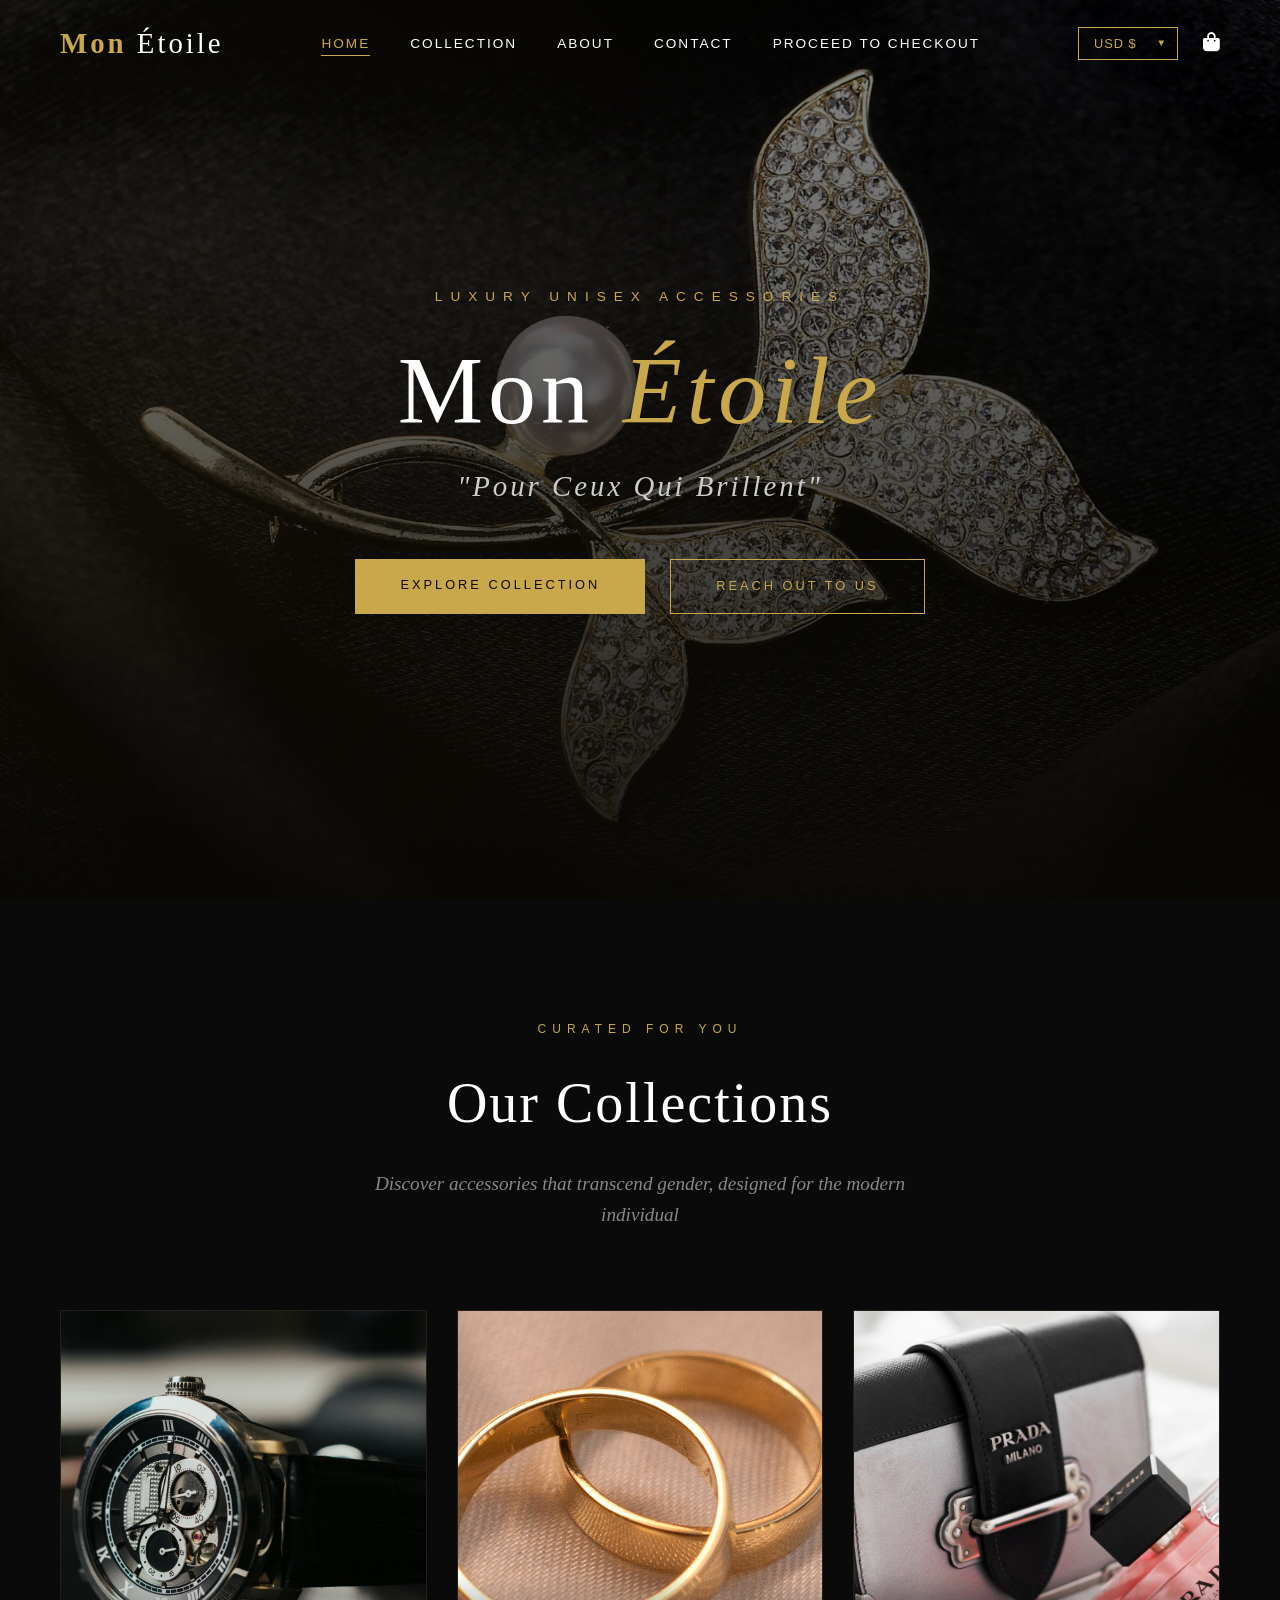
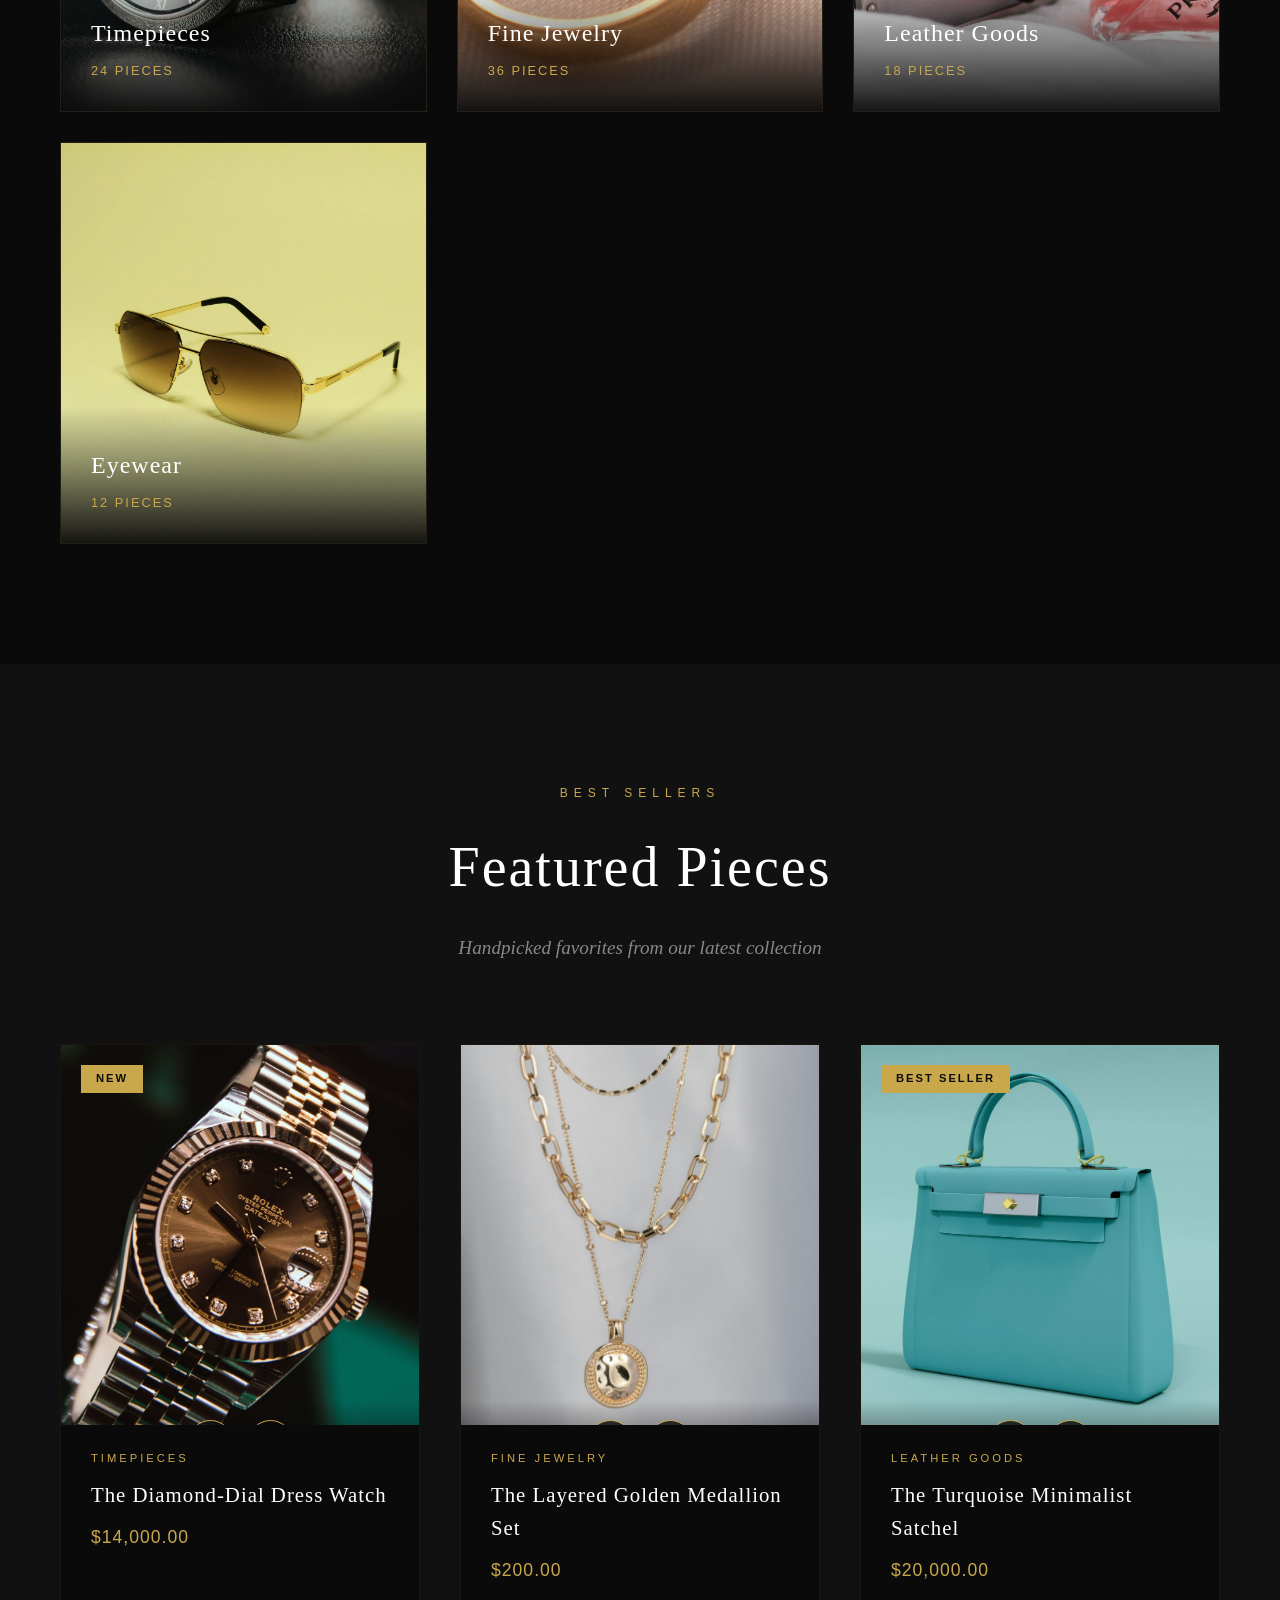
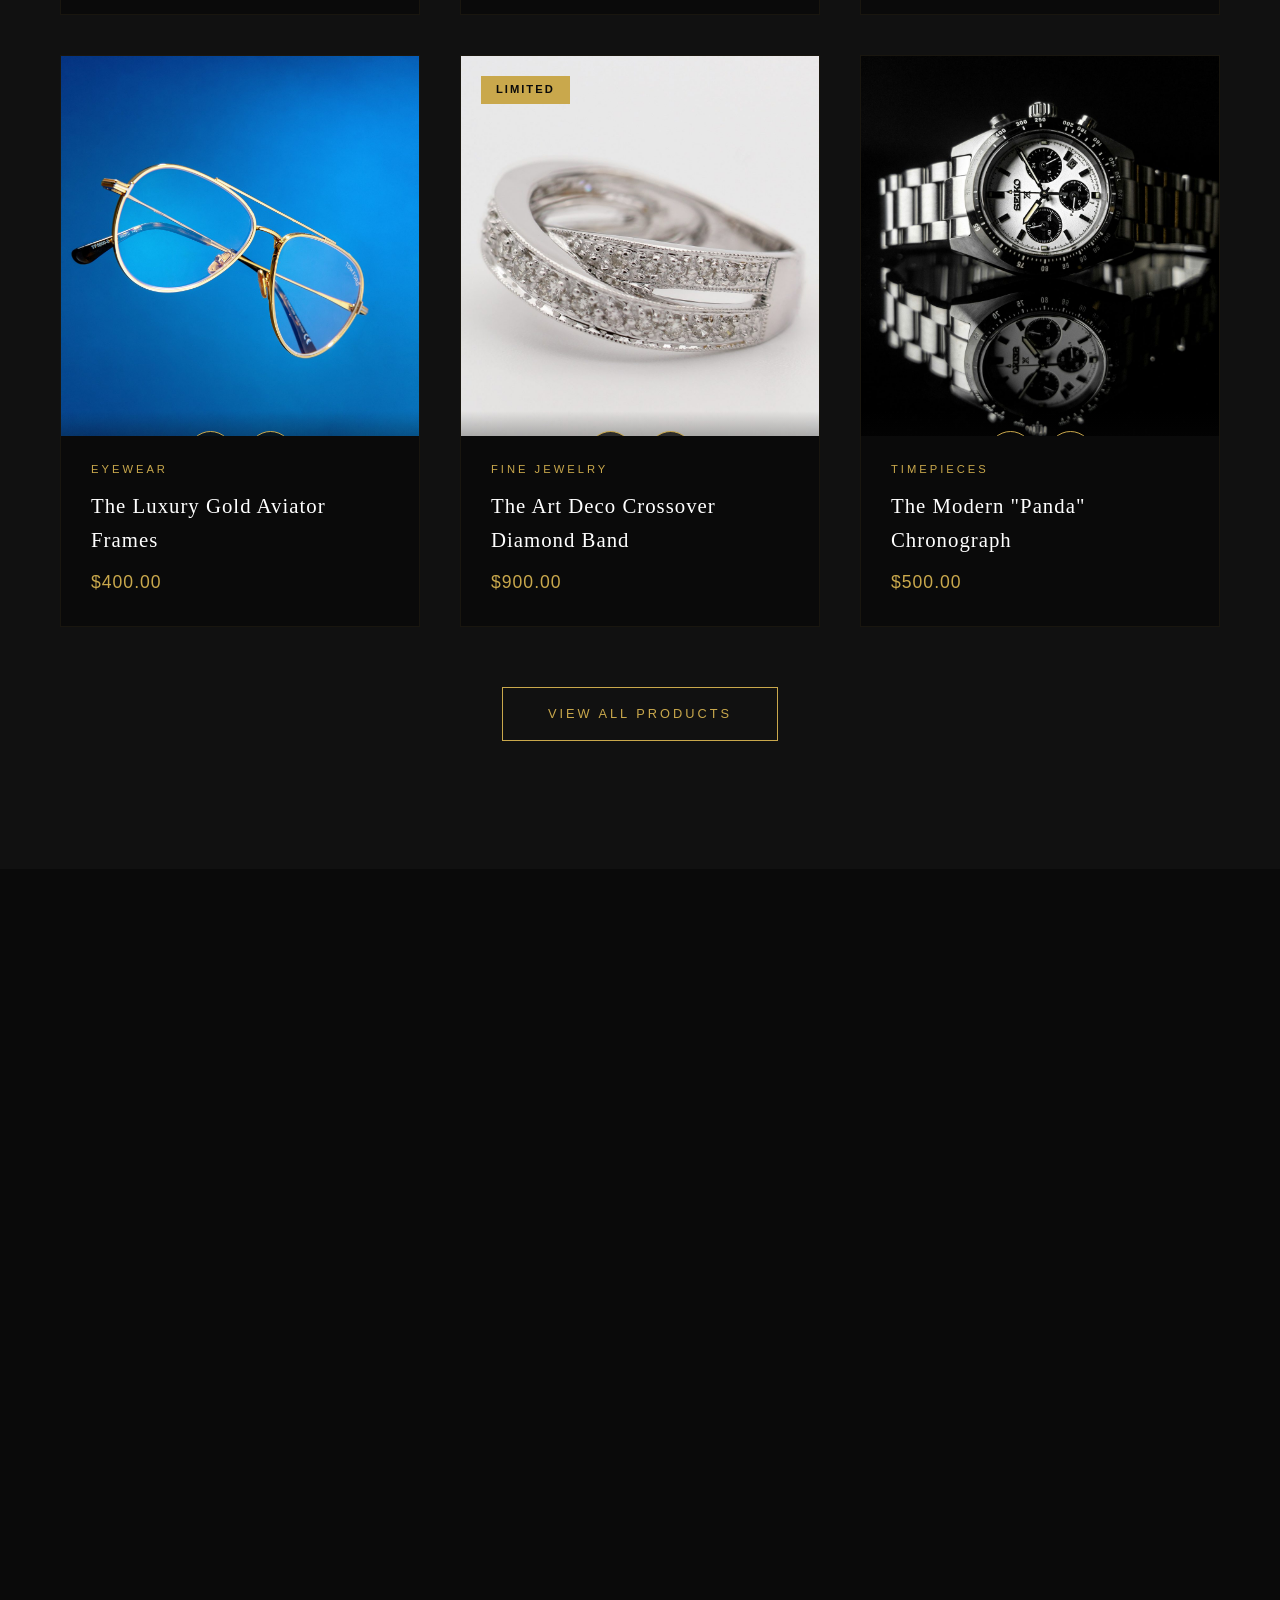
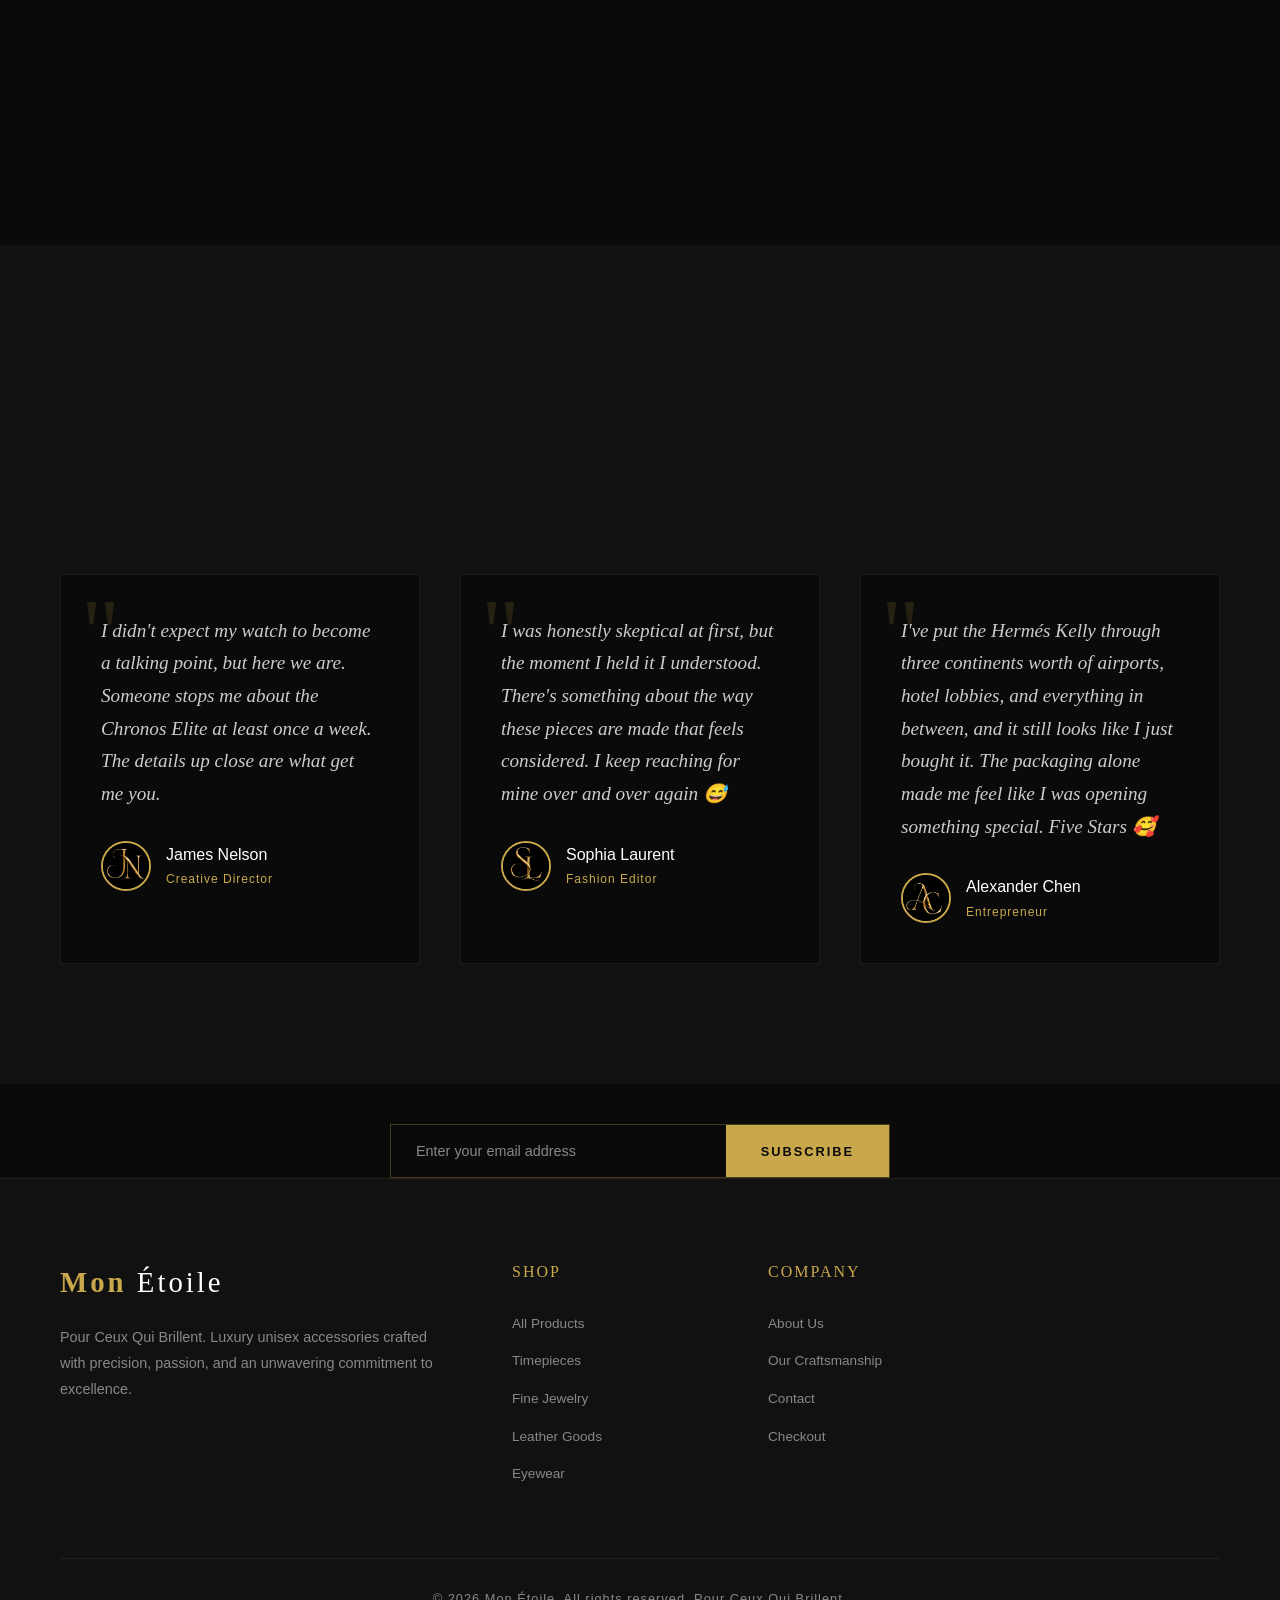
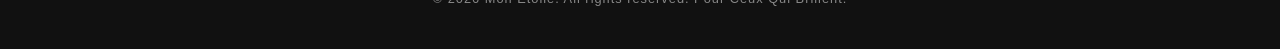
<file: index.html>
<!DOCTYPE html>
<html lang="en">
<head>
  <meta charset="UTF-8">
  <meta name="viewport" content="width=device-width, initial-scale=1.0">
  <title>Mon Étoile | Luxury Unisex Accessories</title>
  <meta name="description" content="Mon Étoile - Pour Ceux Qui Brillent. Premium unisex accessories crafted for those who shine.">
  <link rel="stylesheet" href="styles.css">
  <link rel="stylesheet" href="https://cdnjs.cloudflare.com/ajax/libs/font-awesome/6.5.1/css/all.min.css">
</head>
<body>

  <!-- Navigation -->
  <nav class="navbar">
    <a href="index.html" class="logo">Mon <span>Étoile</span></a>

    <ul class="nav-links">
      <li><a href="index.html">Home</a></li>
      <li><a href="products.html">Collection</a></li>
      <li><a href="about.html">About</a></li>
      <li><a href="contact.html">Contact</a></li>
      <li><a href="booking.html">Proceed to Checkout</a></li>
    </ul>

    <div class="nav-actions">
      <div class="currency-selector">
        <select id="currencySelect">
          <option value="USD">USD $</option>
          <option value="EUR">EUR €</option>
          <option value="GBP">GBP £</option>
          <option value="NGN">NGN ₦</option>
          <option value="CNY">CNY ¥</option>
          <option value="JPY">JPY ¥</option>
          <option value="CAD">CAD C$</option>
          <option value="AUD">AUD A$</option>
          <option value="CHF">CHF Fr</option>
          <option value="AED">AED د.إ</option>
          <option value="INR">INR ₹</option>
          <option value="ZAR">ZAR R</option>
          <option value="SGD">SGD S$</option>
          <option value="KRW">KRW ₩</option>
          <option value="BRL">BRL R$</option>
        </select>
      </div>
      <div class="cart-icon" id="cartToggle">
        <i class="fas fa-shopping-bag"></i>
        <span class="cart-count" id="cartCount" style="display:none;">0</span>
      </div>
      <button class="mobile-menu-btn"><i class="fas fa-bars"></i></button>
    </div>
  </nav>

  <!-- Hero Section -->
  <section class="hero">
    <div class="hero-bg"></div>
    <div class="hero-content">
      <p class="hero-subtitle">Luxury Unisex Accessories</p>
      <h1 class="hero-title">Mon <span class="gold-text">Étoile</span></h1>
      <p class="hero-tagline">"Pour Ceux Qui Brillent"</p>
      <div class="hero-cta">
        <a href="products.html" class="btn btn-primary">Explore Collection</a>
        <a href="contact.html" class="btn btn-outline">Reach Out to Us</a>
      </div>
    </div>
  </section>

  <!-- Featured Collections -->
  <section class="section">
    <div class="section-header fade-in">
      <p class="section-label">Curated For You</p>
      <h2 class="section-title">Our Collections</h2>
      <p class="section-subtitle">Discover accessories that transcend gender, designed for the modern individual</p>
    </div>

    <div class="collection-grid">
      <div class="collection-card fade-in">
        <img src="images/watch003.jpg" alt="Watches" class="collection-card-img">
        <div class="collection-card-overlay">
          <h3 class="collection-card-title">Timepieces</h3>
          <p class="collection-card-count">24 Pieces</p>
        </div>
      </div>

      <div class="collection-card fade-in">
        <img src="images/ring004.jpg" alt="Jewelry" class="collection-card-img">
        <div class="collection-card-overlay">
          <h3 class="collection-card-title">Fine Jewelry</h3>
          <p class="collection-card-count">36 Pieces</p>
        </div>
      </div>

      <div class="collection-card fade-in">
        <img src="images/bag003.jpg" alt="Bags" class="collection-card-img">
        <div class="collection-card-overlay">
          <h3 class="collection-card-title">Leather Goods</h3>
          <p class="collection-card-count">18 Pieces</p>
        </div>
      </div>

      <div class="collection-card fade-in">
        <img src="images/glass003.jpg" alt="Eyewear" class="collection-card-img">
        <div class="collection-card-overlay">
          <h3 class="collection-card-title">Eyewear</h3>
          <p class="collection-card-count">12 Pieces</p>
        </div>
      </div>
    </div>
  </section>

  <!-- Featured Products -->
  <section class="section products-section">
    <div class="section-header fade-in">
      <p class="section-label">Best Sellers</p>
      <h2 class="section-title">Featured Pieces</h2>
      <p class="section-subtitle">Handpicked favorites from our latest collection</p>
    </div>

    <div class="products-grid">
      <div class="product-card fade-in" data-category="watches">
        <div class="product-img-wrapper">
          <img src="images/watch001.jpg" alt="Chronos Elite Watch" class="product-img">
          <span class="product-badge">New</span>
          <div class="product-actions">
            <button class="product-action-btn" onclick="quickAddToCart(this)" data-id="watch-001" data-name="The Diamond-Dial Dress Watch" data-price="14000" data-image="images/watch001.jpg"><i class="fas fa-shopping-bag"></i></button>
            <a href="product-watch-001.html" class="product-action-btn"><i class="fas fa-eye"></i></a>
          </div>
        </div>
        <div class="product-info">
          <p class="product-category">Timepieces</p>
          <h3 class="product-name">The Diamond-Dial Dress Watch</h3>
          <p class="product-price" data-price-usd="14000">$14,000.00</p>
        </div>
      </div>

      <div class="product-card fade-in" data-category="jewelry">
        <div class="product-img-wrapper">
          <img src="images/necklace003.jpg" alt="Étoile Chain Necklace" class="product-img">
          <div class="product-actions">
            <button class="product-action-btn" onclick="quickAddToCart(this)" data-id="jewelry-001" data-name="The Layered Golden Medallion Set" data-price="200" data-image="images/ring002.jpg"><i class="fas fa-shopping-bag"></i></button>
            <a href="product-jewelry-001.html" class="product-action-btn"><i class="fas fa-eye"></i></a>
          </div>
        </div>
        <div class="product-info">
          <p class="product-category">Fine Jewelry</p>
          <h3 class="product-name">The Layered Golden Medallion Set</h3>
          <p class="product-price" data-price-usd="200">$200.00</p>
        </div>
      </div>

      <div class="product-card fade-in" data-category="bags">
        <div class="product-img-wrapper">
          <img src="images/bag001.jpg" alt="Noir Leather Tote" class="product-img">
          <span class="product-badge">Best Seller</span>
          <div class="product-actions">
            <button class="product-action-btn" onclick="quickAddToCart(this)" data-id="bag-001" data-name="The Turquoise Minimalist Satchel" data-price="20000" data-image="images/bag001.jpg"><i class="fas fa-shopping-bag"></i></button>
            <a href="product-bag-001.html" class="product-action-btn"><i class="fas fa-eye"></i></a>
          </div>
        </div>
        <div class="product-info">
          <p class="product-category">Leather Goods</p>
          <h3 class="product-name">The Turquoise Minimalist Satchel</h3>
          <p class="product-price" data-price-usd="20000">$20,000.00</p>
        </div>
      </div>

      <div class="product-card fade-in" data-category="eyewear">
        <div class="product-img-wrapper">
          <img src="images/glass001.jpg" alt="Or Aviator Sunglasses" class="product-img">
          <div class="product-actions">
            <button class="product-action-btn" onclick="quickAddToCart(this)" data-id="eyewear-001" data-name="The Luxury Gold Aviator Frames" data-price="400" data-image="images/glass001.jpg"><i class="fas fa-shopping-bag"></i></button>
            <a href="product-eyewear-001.html" class="product-action-btn"><i class="fas fa-eye"></i></a>
          </div>
        </div>
        <div class="product-info">
          <p class="product-category">Eyewear</p>
          <h3 class="product-name">The Luxury Gold Aviator Frames</h3>
          <p class="product-price" data-price-usd="400">$400.00</p>
        </div>
      </div>

      <div class="product-card fade-in" data-category="jewelry">
        <div class="product-img-wrapper">
          <img src="images/ring002.jpg" alt="Lumière Signet Ring" class="product-img">
          <span class="product-badge">Limited</span>
          <div class="product-actions">
            <button class="product-action-btn" onclick="quickAddToCart(this)" data-id="jewelry-002" data-name="The Art Deco Crossover Diamond Band" data-price="900" data-image="images/ring001.jpg"><i class="fas fa-shopping-bag"></i></button>
            <a href="product-jewelry-002.html" class="product-action-btn"><i class="fas fa-eye"></i></a>
          </div>
        </div>
        <div class="product-info">
          <p class="product-category">Fine Jewelry</p>
          <h3 class="product-name">The Art Deco Crossover Diamond Band</h3>
          <p class="product-price" data-price-usd="900">$900.00</p>
        </div>
      </div>

      <div class="product-card fade-in" data-category="watches">
        <div class="product-img-wrapper">
          <img src="images/watch002.jpg" alt="Midnight Chronograph" class="product-img">
          <div class="product-actions">
            <button class="product-action-btn" onclick="quickAddToCart(this)" data-id="watch-002" data-name="The Modern Panda Chronograph" data-price="500" data-image="images/watch002.jpg"><i class="fas fa-shopping-bag"></i></button>
            <a href="product-watch-002.html" class="product-action-btn"><i class="fas fa-eye"></i></a>
          </div>
        </div>
        <div class="product-info">
          <p class="product-category">Timepieces</p>
          <h3 class="product-name">The Modern "Panda" Chronograph</h3>
          <p class="product-price" data-price-usd="500">$500.00</p>
        </div>
      </div>
    </div>

    <div style="text-align: center; margin-top: 60px;">
      <a href="products.html" class="btn btn-outline">View All Products</a>
    </div>
  </section>

  <!-- About Preview -->
  <section class="section">
    <div class="about-grid">
      <div class="fade-in">
        <img src="images/about.jpg" alt="Mon Étoile Craftsmanship" class="about-img">
      </div>
      <div class="about-content fade-in">
        <p class="section-label">Our Story</p>
        <h2>Crafted For Those<br>Who Shine</h2>
        <p>Mon Étoile was born from a singular vision: to create accessories that transcend the boundaries of gender, celebrating individuality and timeless elegance. Each piece in our collection is meticulously crafted by master artisans using the finest materials sourced from around the world.</p>
        <p>From Swiss-made timepieces to hand-stitched leather goods, every item bearing the Mon Étoile name represents the pinnacle of luxury craftsmanship. We believe that true style knows no gender, it knows only excellence.</p>
        <a href="about.html" class="btn btn-primary" style="margin-top: 20px;">Discover Our Story</a>

        <div class="about-stats">
          <div class="stat-item">
            <div class="stat-number">15+</div>
            <div class="stat-label">Years of Excellence</div>
          </div>
          <div class="stat-item">
            <div class="stat-number">50K+</div>
            <div class="stat-label">Happy Clients</div>
          </div>
          <div class="stat-item">
            <div class="stat-number">200+</div>
            <div class="stat-label">Unique Designs</div>
          </div>
        </div>
      </div>
    </div>
  </section>

  <!-- Testimonials -->
  <section class="section testimonials">
    <div class="section-header fade-in">
      <p class="section-label">Testimonials</p>
      <h2 class="section-title">What Our Clients Say</h2>
    </div>

    <div class="testimonial-grid">
      <div class="testimonial-card fade-in">
        <p class="testimonial-text">I didn't expect my watch to become a talking point, but here we are. Someone stops me about the Chronos Elite at least once a week. The details up close are what get me you.</p>
        <div class="testimonial-author">
          <img src="images/person1.png" alt="James Mitchell" class="testimonial-avatar">
          <div>
            <div class="testimonial-name">James Nelson</div>
            <div class="testimonial-role">Creative Director</div>
          </div>
        </div>
      </div>

      <div class="testimonial-card fade-in">
        <p class="testimonial-text">I was honestly skeptical at first, but the moment I held it I understood. There's something about the way these pieces are made that feels considered. I keep reaching for mine over and over again 😅</p>
        <div class="testimonial-author">
          <img src="images/person2.png" alt="Sophia Laurent" class="testimonial-avatar">
          <div>
            <div class="testimonial-name">Sophia Laurent</div>
            <div class="testimonial-role">Fashion Editor</div>
          </div>
        </div>
      </div>

      <div class="testimonial-card fade-in">
        <p class="testimonial-text">I've put the Hermés Kelly through three continents worth of airports, hotel lobbies, and everything in between, and it still looks like I just bought it. The packaging alone made me feel like I was opening something special. Five Stars 🥰</p>
        <div class="testimonial-author">
          <img src="images/person3.png" alt="Alexander Chen" class="testimonial-avatar">
          <div>
            <div class="testimonial-name">Alexander Chen</div>
            <div class="testimonial-role">Entrepreneur</div>
          </div>
        </div>
      </div>
    </div>
  </section>

  <!-- Newsletter -->
<form id="newsletterForm"
      class="newsletter-form">
<input type="hidden" name="formType" value="Newsletter">

  <input
    type="email"
    name="email"
    class="newsletter-input"
    placeholder="Enter your email address"
    required>

  <button type="submit" class="newsletter-btn">
    Subscribe
  </button>
</form>

  <!-- Footer -->
<footer class="footer">
  <div class="footer-grid">

    <div class="footer-brand">
      <a href="index.html" class="logo">Mon <span>Étoile</span></a>
      <p>Pour Ceux Qui Brillent. Luxury unisex accessories crafted with precision, passion, and an unwavering commitment to excellence.</p>
    </div>

    <div class="footer-column">
      <h4>Shop</h4>
      <ul>
        <li><a href="products.html">All Products</a></li>
        <li><a href="products.html">Timepieces</a></li>
        <li><a href="products.html">Fine Jewelry</a></li>
        <li><a href="products.html">Leather Goods</a></li>
        <li><a href="products.html">Eyewear</a></li>
      </ul>
    </div>

    <div class="footer-column">
      <h4>Company</h4>
      <ul>
        <li><a href="about.html">About Us</a></li>
        <li><a href="about.html">Our Craftsmanship</a></li>
        <li><a href="contact.html">Contact</a></li>
        <li><a href="booking.html">Checkout</a></li>
      </ul>
    </div>

  </div> <!-- Close .footer-grid -->

  <div class="footer-bottom">
    <p>&copy; 2026 Mon Étoile. All rights reserved. Pour Ceux Qui Brillent.</p>
  </div>

</footer>

  <!-- Cart Sidebar -->
  <div class="cart-overlay" id="cartOverlay"></div>
  <div class="cart-sidebar" id="cartSidebar">
    <div class="cart-header">
      <h3>Your Cart</h3>
      <button class="cart-close" id="cartClose">×</button>
    </div>
    <div class="cart-items" id="cartItems">
      <div class="cart-empty">
        <p>Your cart is empty</p>
        <a href="products.html" class="btn btn-outline" style="margin-top: 20px;">Continue Shopping</a>
      </div>
    </div>
    <div class="cart-footer">
      <div class="cart-total">
        <span>Total</span>
        <span id="cartTotal">$0.00</span>
      </div>
      <a href="booking.html" class="btn btn-primary" style="width: 100%; text-align: center;">Proceed to Checkout</a>
    </div>
  </div>

  <!-- Currency Modal -->
  <div class="currency-modal" id="currencyModal">
    <div class="currency-modal-content">
      <button class="currency-modal-close" id="currencyModalClose">×</button>
      <h3>Select Currency</h3>
      <div class="currency-options">
        <div class="currency-option" data-currency="USD">
          <div class="currency-code">USD</div>
          <div class="currency-name">US Dollar</div>
        </div>
        <div class="currency-option" data-currency="EUR">
          <div class="currency-code">EUR</div>
          <div class="currency-name">Euro</div>
        </div>
        <div class="currency-option" data-currency="GBP">
          <div class="currency-code">GBP</div>
          <div class="currency-name">British Pound</div>
        </div>
        <div class="currency-option" data-currency="NGN">
          <div class="currency-code">NGN</div>
          <div class="currency-name">Nigerian Naira</div>
        </div>
        <div class="currency-option" data-currency="CNY">
          <div class="currency-code">CNY</div>
          <div class="currency-name">Chinese Yuan</div>
        </div>
        <div class="currency-option" data-currency="JPY">
          <div class="currency-code">JPY</div>
          <div class="currency-name">Japanese Yen</div>
        </div>
        <div class="currency-option" data-currency="CAD">
          <div class="currency-code">CAD</div>
          <div class="currency-name">Canadian Dollar</div>
        </div>
        <div class="currency-option" data-currency="AUD">
          <div class="currency-code">AUD</div>
          <div class="currency-name">Australian Dollar</div>
        </div>
        <div class="currency-option" data-currency="CHF">
          <div class="currency-code">CHF</div>
          <div class="currency-name">Swiss Franc</div>
        </div>
        <div class="currency-option" data-currency="AED">
          <div class="currency-code">AED</div>
          <div class="currency-name">UAE Dirham</div>
        </div>
        <div class="currency-option" data-currency="INR">
          <div class="currency-code">INR</div>
          <div class="currency-name">Indian Rupee</div>
        </div>
        <div class="currency-option" data-currency="ZAR">
          <div class="currency-code">ZAR</div>
          <div class="currency-name">South African Rand</div>
        </div>
        <div class="currency-option" data-currency="SGD">
          <div class="currency-code">SGD</div>
          <div class="currency-name">Singapore Dollar</div>
        </div>
        <div class="currency-option" data-currency="KRW">
          <div class="currency-code">KRW</div>
          <div class="currency-name">South Korean Won</div>
        </div>
        <div class="currency-option" data-currency="BRL">
          <div class="currency-code">BRL</div>
          <div class="currency-name">Brazilian Real</div>
        </div>
      </div>
    </div>
  </div>

  <script src="script.js"></script>
</body>
</html>
</file>
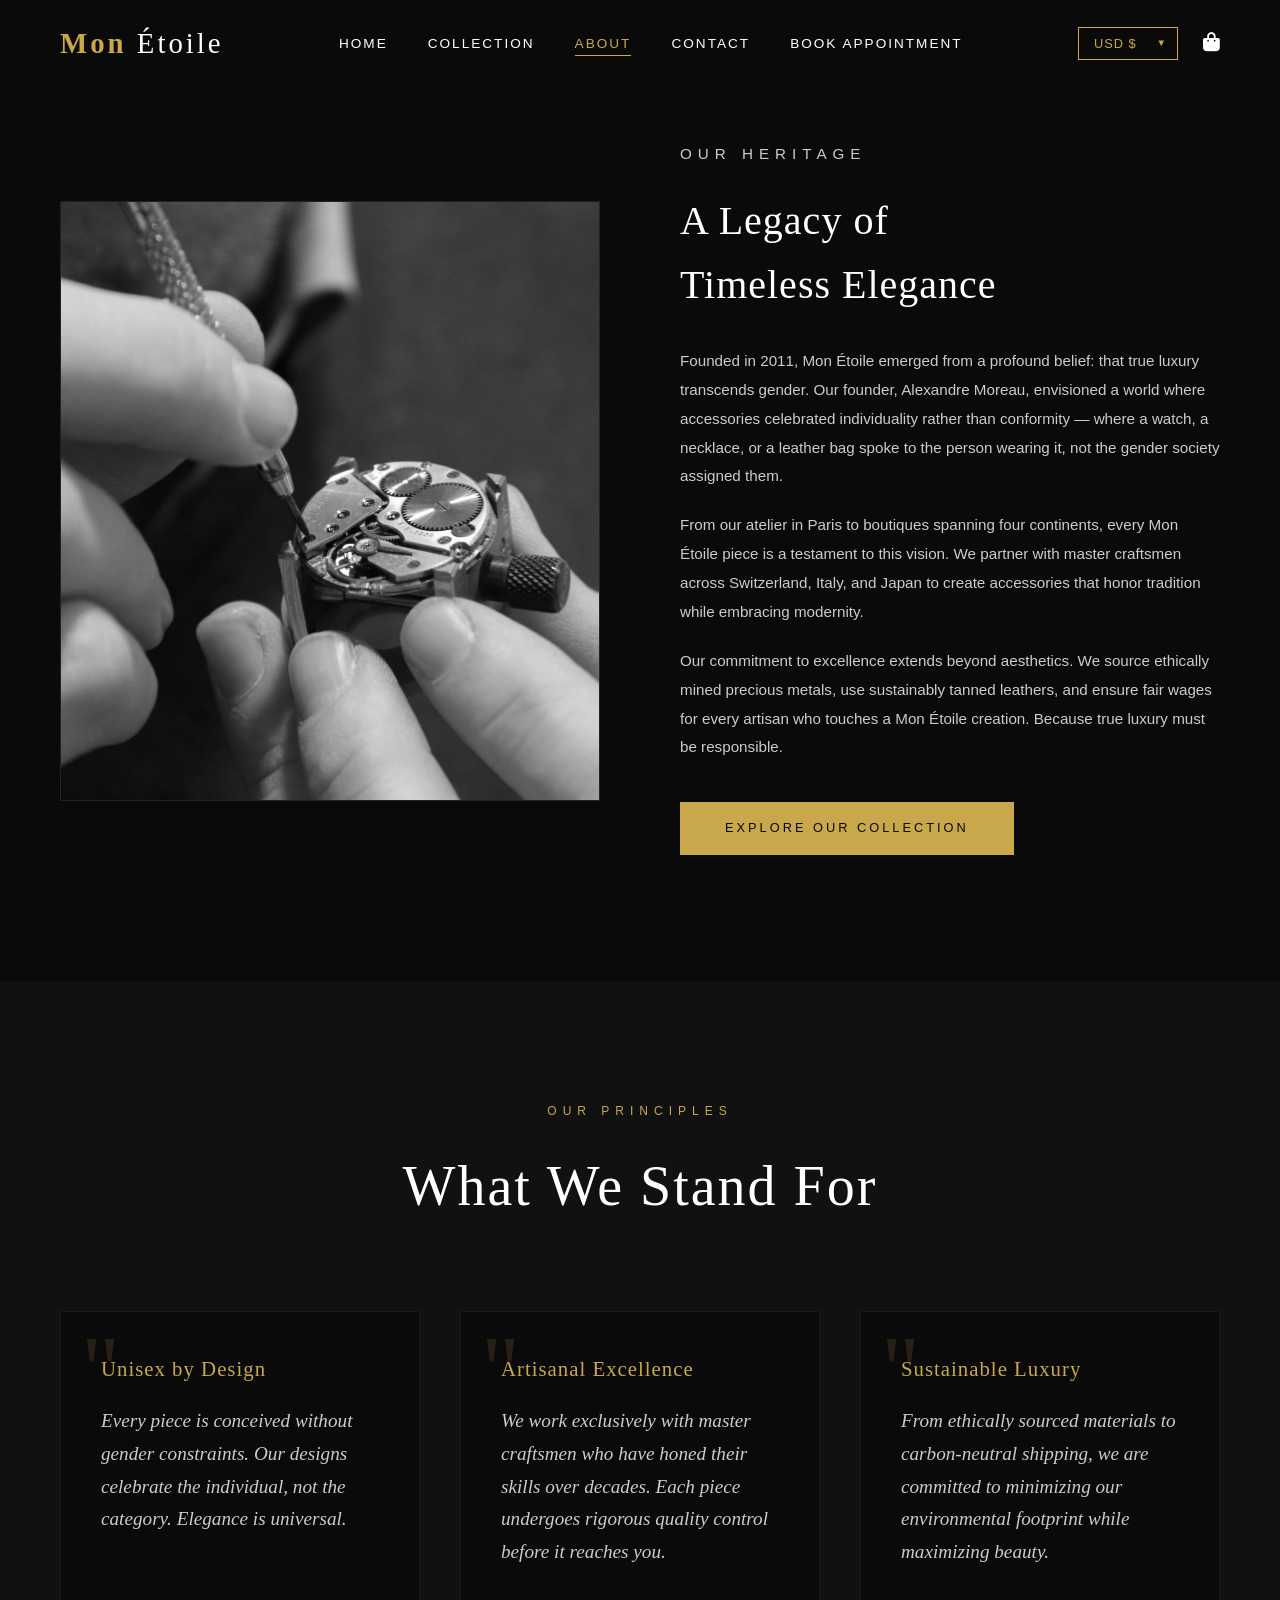
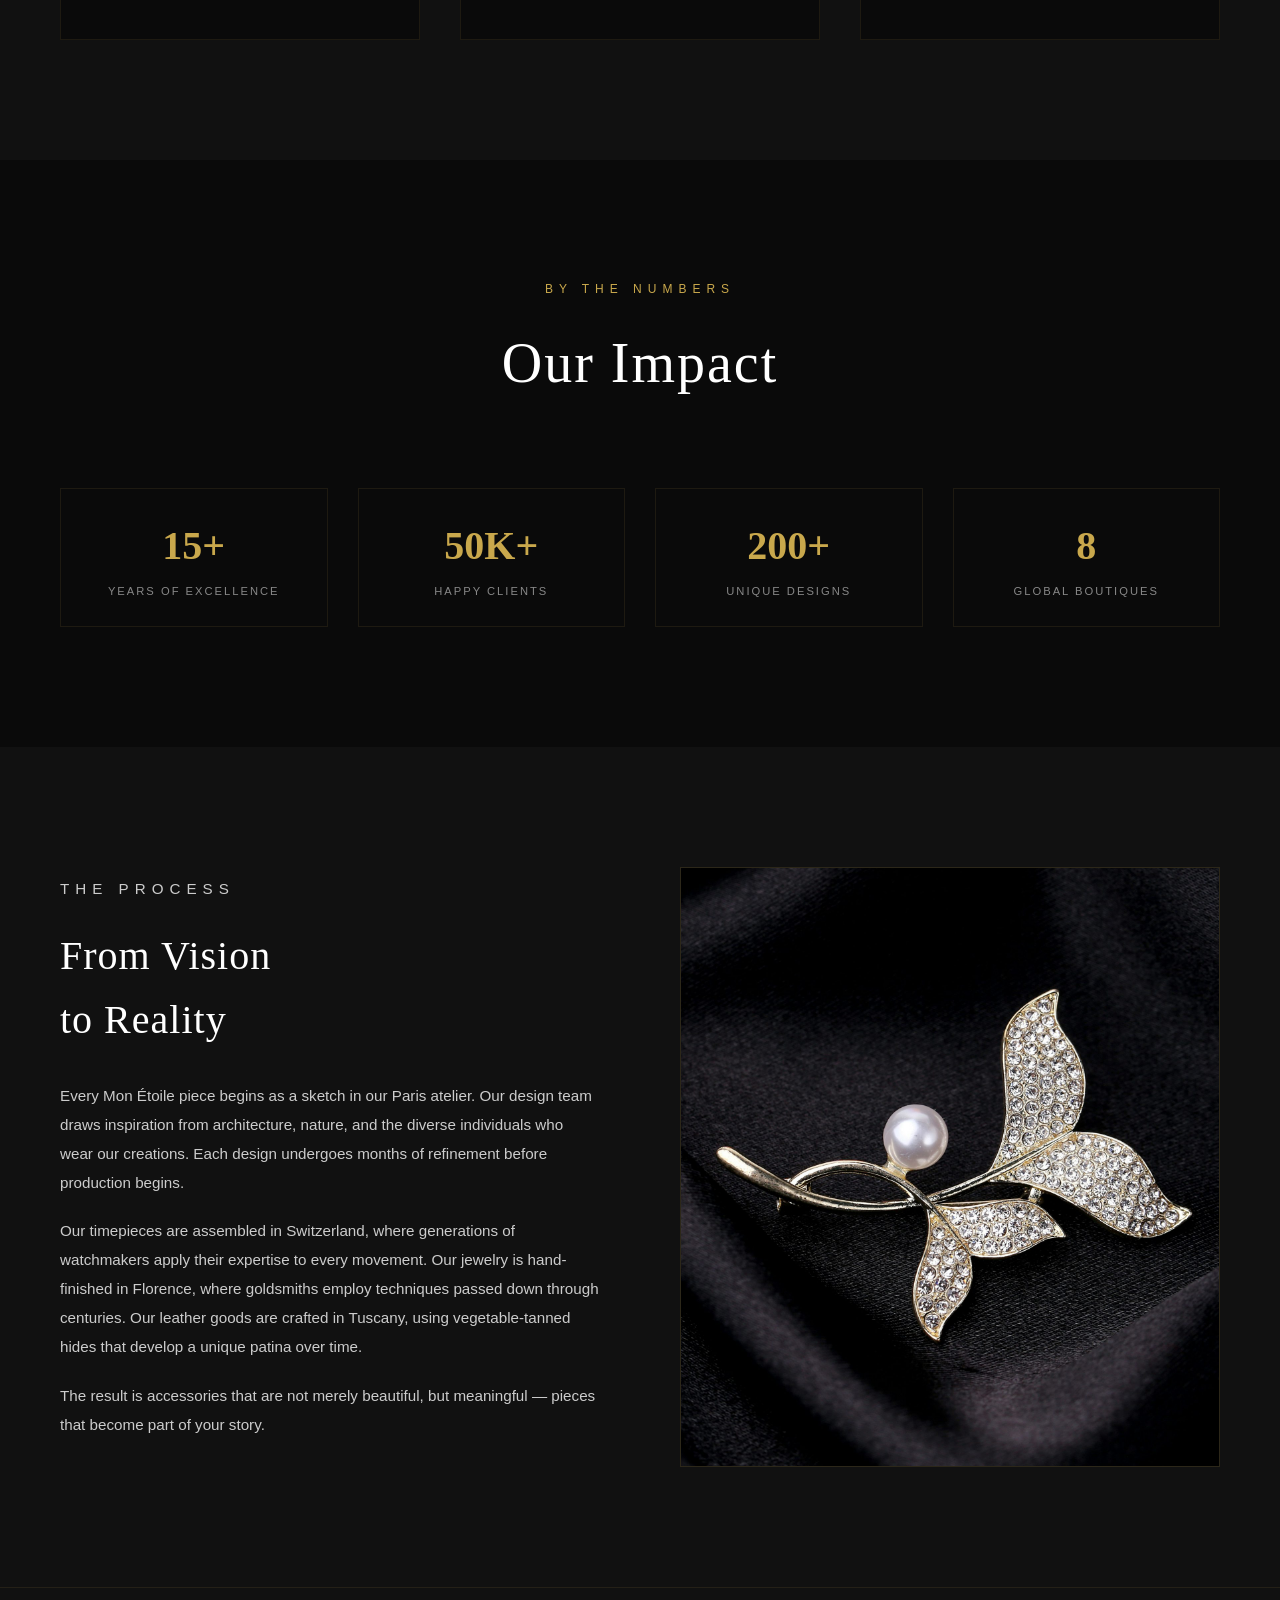
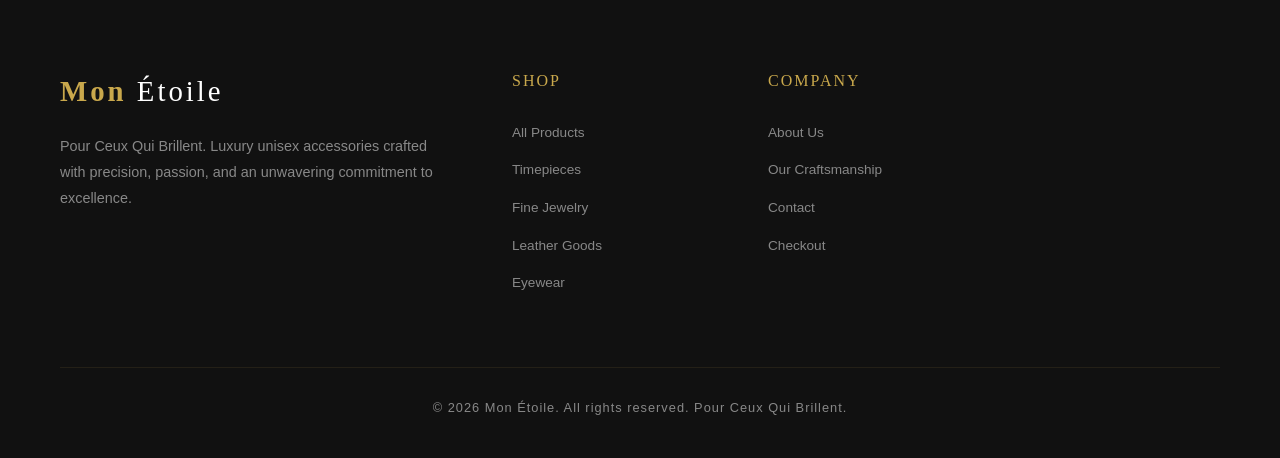
<file: about.html>
<!DOCTYPE html>
<html lang="en">
<head>
  <meta charset="UTF-8">
  <meta name="viewport" content="width=device-width, initial-scale=1.0">
  <title>About Us | Mon Étoile</title>
  <meta name="description" content="Discover the story behind Mon Étoile — luxury unisex accessories for those who shine.">
  <link rel="stylesheet" href="styles.css">
  <link rel="stylesheet" href="https://cdnjs.cloudflare.com/ajax/libs/font-awesome/6.5.1/css/all.min.css">
</head>
<body>

  <!-- Navigation -->
  <nav class="navbar">
    <a href="index.html" class="logo">Mon <span>Étoile</span></a>

    <ul class="nav-links">
      <li><a href="index.html">Home</a></li>
      <li><a href="products.html">Collection</a></li>
      <li><a href="about.html" class="active">About</a></li>
      <li><a href="contact.html">Contact</a></li>
      <li><a href="booking.html">Book Appointment</a></li>
    </ul>

    <div class="nav-actions">
      <div class="currency-selector">
        <select id="currencySelect">
          <option value="USD">USD $</option>
          <option value="EUR">EUR €</option>
          <option value="GBP">GBP £</option>
          <option value="NGN">NGN ₦</option>
          <option value="CNY">CNY ¥</option>
          <option value="JPY">JPY ¥</option>
          <option value="CAD">CAD C$</option>
          <option value="AUD">AUD A$</option>
          <option value="CHF">CHF Fr</option>
          <option value="AED">AED د.إ</option>
          <option value="INR">INR ₹</option>
          <option value="ZAR">ZAR R</option>
          <option value="SGD">SGD S$</option>
          <option value="KRW">KRW ₩</option>
          <option value="BRL">BRL R$</option>
        </select>
      </div>
      <div class="cart-icon" id="cartToggle">
        <i class="fas fa-shopping-bag"></i>
        <span class="cart-count" id="cartCount" style="display:none;">0</span>
      </div>
      <button class="mobile-menu-btn"><i class="fas fa-bars"></i></button>
    </div>
  </nav>

  <!-- About Hero -->
  <section class="section" style="padding-top: 140px;">
    <div class="about-grid">
      <div class="fade-in">
        <img src="images/about.jpg" alt="Mon Étoile Craftsmanship" class="about-img">
      </div>
      <div class="about-content fade-in">
        <p class="section-label">Our Heritage</p>
        <h2>A Legacy of<br>Timeless Elegance</h2>
        <p>Founded in 2011, Mon Étoile emerged from a profound belief: that true luxury transcends gender. Our founder, Alexandre Moreau, envisioned a world where accessories celebrated individuality rather than conformity — where a watch, a necklace, or a leather bag spoke to the person wearing it, not the gender society assigned them.</p>
        <p>From our atelier in Paris to boutiques spanning four continents, every Mon Étoile piece is a testament to this vision. We partner with master craftsmen across Switzerland, Italy, and Japan to create accessories that honor tradition while embracing modernity.</p>
        <p>Our commitment to excellence extends beyond aesthetics. We source ethically mined precious metals, use sustainably tanned leathers, and ensure fair wages for every artisan who touches a Mon Étoile creation. Because true luxury must be responsible.</p>
        <a href="products.html" class="btn btn-primary" style="margin-top: 20px;">Explore Our Collection</a>
      </div>
    </div>
  </section>

  <!-- Values -->
  <section class="section testimonials">
    <div class="section-header fade-in">
      <p class="section-label">Our Principles</p>
      <h2 class="section-title">What We Stand For</h2>
    </div>

    <div class="testimonial-grid">
      <div class="testimonial-card fade-in">
        <h3 style="color: var(--gold); margin-bottom: 20px; font-size: 1.3rem;">Unisex by Design</h3>
        <p class="testimonial-text">Every piece is conceived without gender constraints. Our designs celebrate the individual, not the category. Elegance is universal.</p>
      </div>

      <div class="testimonial-card fade-in">
        <h3 style="color: var(--gold); margin-bottom: 20px; font-size: 1.3rem;">Artisanal Excellence</h3>
        <p class="testimonial-text">We work exclusively with master craftsmen who have honed their skills over decades. Each piece undergoes rigorous quality control before it reaches you.</p>
      </div>

      <div class="testimonial-card fade-in">
        <h3 style="color: var(--gold); margin-bottom: 20px; font-size: 1.3rem;">Sustainable Luxury</h3>
        <p class="testimonial-text">From ethically sourced materials to carbon-neutral shipping, we are committed to minimizing our environmental footprint while maximizing beauty.</p>
      </div>
    </div>
  </section>

  <!-- Stats -->
  <section class="section">
    <div class="section-header fade-in">
      <p class="section-label">By The Numbers</p>
      <h2 class="section-title">Our Impact</h2>
    </div>

    <div style="max-width: 1200px; margin: 0 auto;">
      <div class="about-stats four">
        <div class="stat-item fade-in">
          <div class="stat-number">15+</div>
          <div class="stat-label">Years of Excellence</div>
        </div>
        <div class="stat-item fade-in">
          <div class="stat-number">50K+</div>
          <div class="stat-label">Happy Clients</div>
        </div>
        <div class="stat-item fade-in">
          <div class="stat-number">200+</div>
          <div class="stat-label">Unique Designs</div>
        </div>
        <div class="stat-item fade-in">
          <div class="stat-number">8</div>
          <div class="stat-label">Global Boutiques</div>
        </div>
      </div>
    </div>
  </section>

  <!-- Craftsmanship -->
  <section class="section" style="background: var(--black-soft);">
    <div class="about-grid">
      <div class="about-content fade-in">
        <p class="section-label">The Process</p>
        <h2>From Vision<br>to Reality</h2>
        <p>Every Mon Étoile piece begins as a sketch in our Paris atelier. Our design team draws inspiration from architecture, nature, and the diverse individuals who wear our creations. Each design undergoes months of refinement before production begins.</p>
        <p>Our timepieces are assembled in Switzerland, where generations of watchmakers apply their expertise to every movement. Our jewelry is hand-finished in Florence, where goldsmiths employ techniques passed down through centuries. Our leather goods are crafted in Tuscany, using vegetable-tanned hides that develop a unique patina over time.</p>
        <p>The result is accessories that are not merely beautiful, but meaningful — pieces that become part of your story.</p>
      </div>
      <div class="fade-in">
        <img src="images/brooch.jpg" alt="Craftsmanship" class="about-img">
      </div>
    </div>
  </section>

  <!-- Footer -->
<footer class="footer">
  <div class="footer-grid">

    <div class="footer-brand">
      <a href="index.html" class="logo">Mon <span>Étoile</span></a>
      <p>Pour Ceux Qui Brillent. Luxury unisex accessories crafted with precision, passion, and an unwavering commitment to excellence.</p>
    </div>

    <div class="footer-column">
      <h4>Shop</h4>
      <ul>
        <li><a href="products.html">All Products</a></li>
        <li><a href="products.html">Timepieces</a></li>
        <li><a href="products.html">Fine Jewelry</a></li>
        <li><a href="products.html">Leather Goods</a></li>
        <li><a href="products.html">Eyewear</a></li>
      </ul>
    </div>

    <div class="footer-column">
      <h4>Company</h4>
      <ul>
        <li><a href="about.html">About Us</a></li>
        <li><a href="about.html">Our Craftsmanship</a></li>
        <li><a href="contact.html">Contact</a></li>
        <li><a href="booking.html">Checkout</a></li>
      </ul>
    </div>

  </div> <!-- Close .footer-grid -->

  <div class="footer-bottom">
    <p>&copy; 2026 Mon Étoile. All rights reserved. Pour Ceux Qui Brillent.</p>
  </div>

</footer>

  <!-- Cart Sidebar -->
  <div class="cart-overlay" id="cartOverlay"></div>
  <div class="cart-sidebar" id="cartSidebar">
    <div class="cart-header">
      <h3>Your Cart</h3>
      <button class="cart-close" id="cartClose">×</button>
    </div>
    <div class="cart-items" id="cartItems">
      <div class="cart-empty">
        <p>Your cart is empty</p>
        <a href="products.html" class="btn btn-outline" style="margin-top: 20px;">Continue Shopping</a>
      </div>
    </div>
    <div class="cart-footer">
      <div class="cart-total">
        <span>Total</span>
        <span id="cartTotal">$0.00</span>
      </div>
      <a href="booking.html" class="btn btn-primary" style="width: 100%; text-align: center;">Proceed to Checkout</a>
    </div>
  </div>

  <!-- Currency Modal -->
  <div class="currency-modal" id="currencyModal">
    <div class="currency-modal-content">
      <button class="currency-modal-close" id="currencyModalClose">×</button>
      <h3>Select Currency</h3>
      <div class="currency-options">
        <div class="currency-option" data-currency="USD">
          <div class="currency-code">USD</div>
          <div class="currency-name">US Dollar</div>
        </div>
        <div class="currency-option" data-currency="EUR">
          <div class="currency-code">EUR</div>
          <div class="currency-name">Euro</div>
        </div>
        <div class="currency-option" data-currency="GBP">
          <div class="currency-code">GBP</div>
          <div class="currency-name">British Pound</div>
        </div>
        <div class="currency-option" data-currency="NGN">
          <div class="currency-code">NGN</div>
          <div class="currency-name">Nigerian Naira</div>
        </div>
        <div class="currency-option" data-currency="CNY">
          <div class="currency-code">CNY</div>
          <div class="currency-name">Chinese Yuan</div>
        </div>
        <div class="currency-option" data-currency="JPY">
          <div class="currency-code">JPY</div>
          <div class="currency-name">Japanese Yen</div>
        </div>
        <div class="currency-option" data-currency="CAD">
          <div class="currency-code">CAD</div>
          <div class="currency-name">Canadian Dollar</div>
        </div>
        <div class="currency-option" data-currency="AUD">
          <div class="currency-code">AUD</div>
          <div class="currency-name">Australian Dollar</div>
        </div>
        <div class="currency-option" data-currency="CHF">
          <div class="currency-code">CHF</div>
          <div class="currency-name">Swiss Franc</div>
        </div>
        <div class="currency-option" data-currency="AED">
          <div class="currency-code">AED</div>
          <div class="currency-name">UAE Dirham</div>
        </div>
        <div class="currency-option" data-currency="INR">
          <div class="currency-code">INR</div>
          <div class="currency-name">Indian Rupee</div>
        </div>
        <div class="currency-option" data-currency="ZAR">
          <div class="currency-code">ZAR</div>
          <div class="currency-name">South African Rand</div>
        </div>
        <div class="currency-option" data-currency="SGD">
          <div class="currency-code">SGD</div>
          <div class="currency-name">Singapore Dollar</div>
        </div>
        <div class="currency-option" data-currency="KRW">
          <div class="currency-code">KRW</div>
          <div class="currency-name">South Korean Won</div>
        </div>
        <div class="currency-option" data-currency="BRL">
          <div class="currency-code">BRL</div>
          <div class="currency-name">Brazilian Real</div>
        </div>
      </div>
    </div>
  </div>

  <script src="script.js"></script>
</body>
</html>
</file>
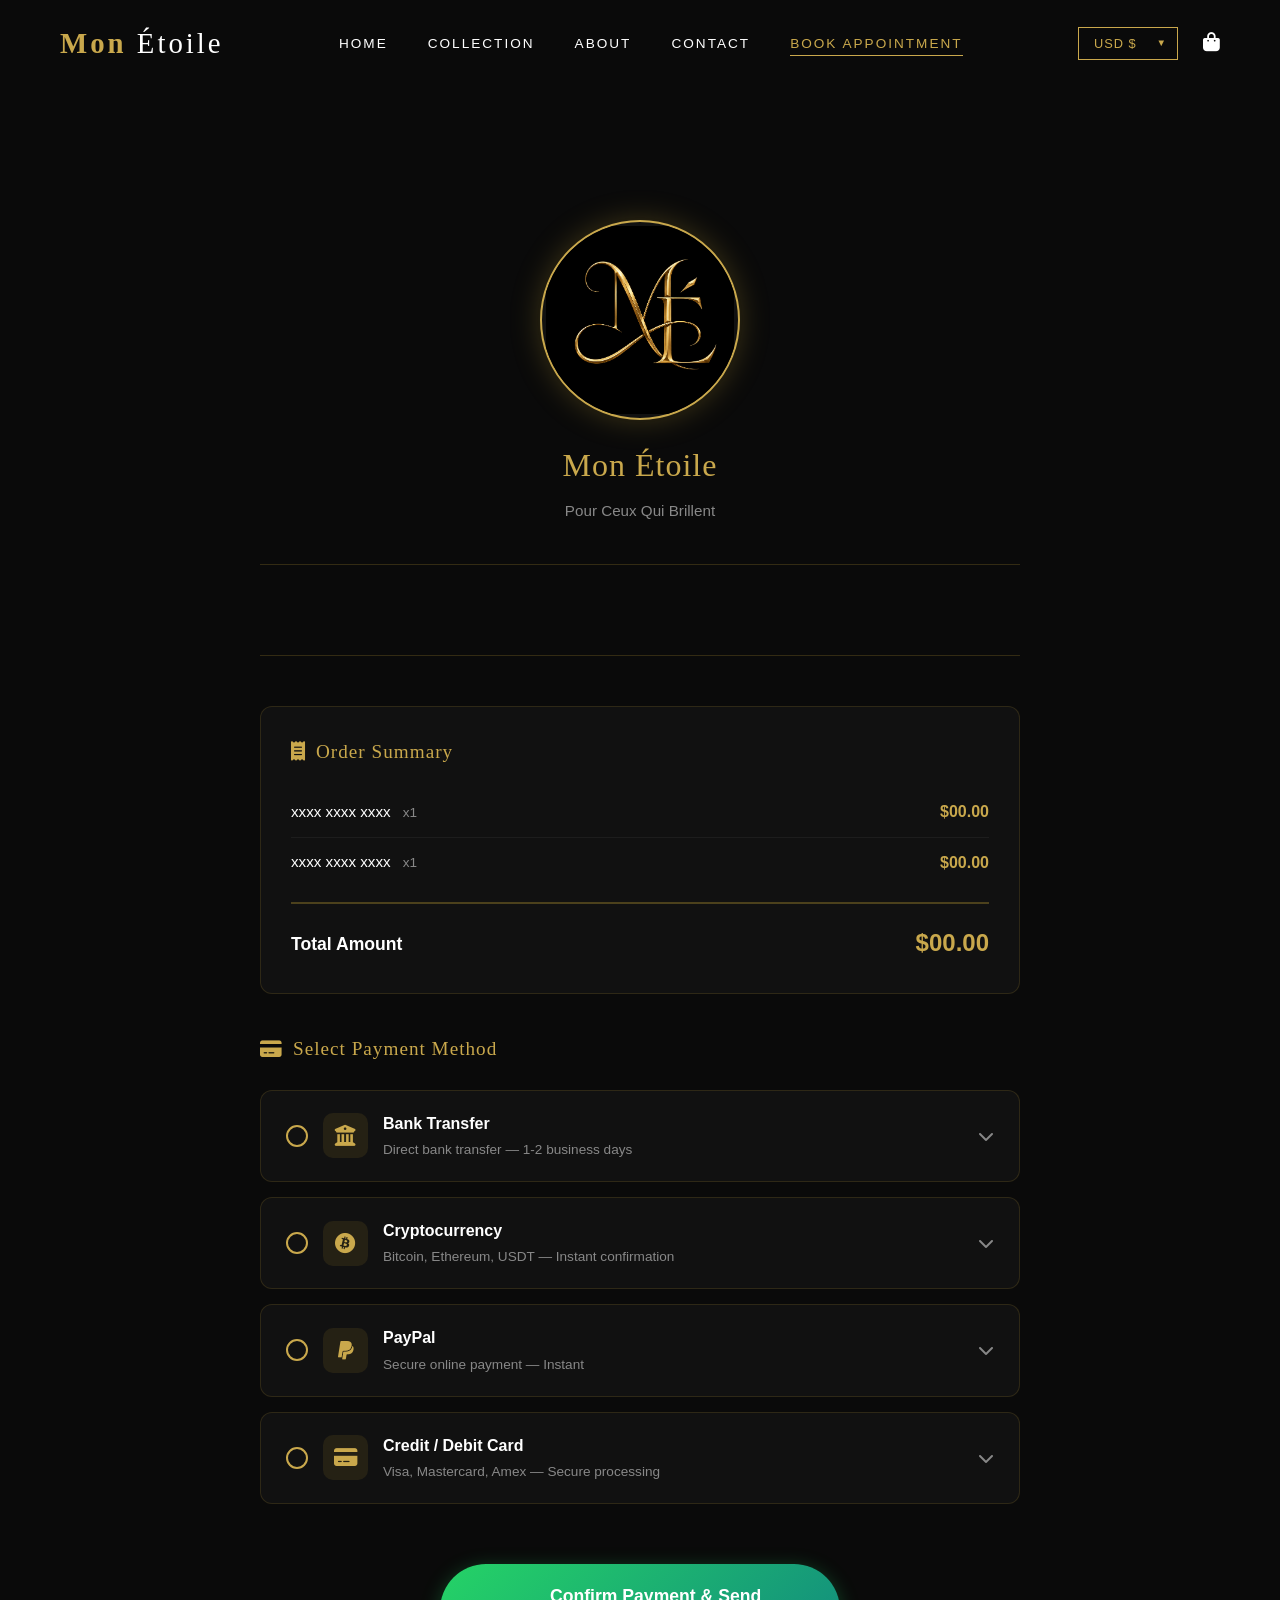
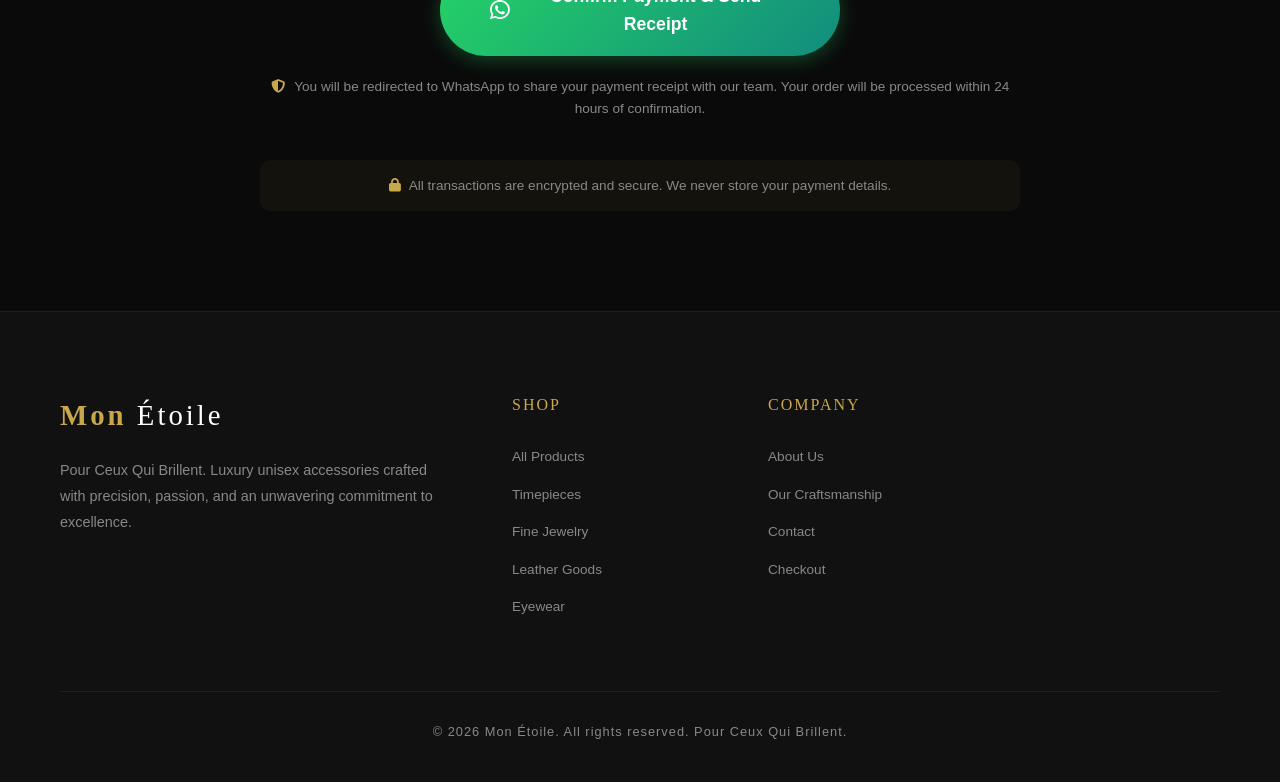
<file: booking.html>
<!DOCTYPE html>
<html lang="en">
<head>
  <meta charset="UTF-8">
  <meta name="viewport" content="width=device-width, initial-scale=1.0">
  <title>Checkout | Mon Étoile</title>
  <meta name="description" content="Complete your purchase securely at Mon Étoile.">
  <link rel="stylesheet" href="styles.css">
  <link rel="stylesheet" href="https://cdnjs.cloudflare.com/ajax/libs/font-awesome/6.5.1/css/all.min.css">
  <style>
    /* Payment Page Specific Styles */
    .checkout-section {
      padding-top: 140px;
      padding-bottom: 100px;
      min-height: 100vh;
    }

    .checkout-container {
      max-width: 800px;
      margin: 0 auto;
      padding: 0 20px;
    }

    /* Brand Logo Area */
   .checkout-brand {
  text-align: center;
  margin-bottom: 50px;
  padding: 40px 0;
  border-bottom: 1px solid rgba(212, 175, 55, 0.2);
}

.checkout-brand-logo {
  width: 200px;
  height: 200px;
  margin: 0 auto 20px;
  border: 2px solid var(--gold);
  border-radius: 50%;
  overflow: hidden;
  display: flex;
  align-items: center;
  justify-content: center;
  background: #111;
  box-shadow: 0 0 30px rgba(212, 175, 55, 0.25);
}

.checkout-brand-logo img {
  width: 100%;
  height: 100%;
  object-fit: contain;
padding: 4px; /* Use 'contain' if your logo shouldn't be cropped */
}

.checkout-brand h2 {
  font-size: 2rem;
  color: var(--gold);
  margin-bottom: 8px;
}

.checkout-brand p {
  color: var(--gray);
  font-size: 0.95rem;
}

    /* Order Summary */
    .order-summary {
      background: var(--black-soft);
      border: 1px solid rgba(212, 175, 55, 0.15);
      border-radius: 12px;
      padding: 30px;
      margin-bottom: 40px;
    }

    .order-summary h3 {
      color: var(--gold);
      font-size: 1.2rem;
      margin-bottom: 20px;
      display: flex;
      align-items: center;
      gap: 10px;
    }

    .order-item {
      display: flex;
      justify-content: space-between;
      align-items: center;
      padding: 12px 0;
      border-bottom: 1px solid rgba(255,255,255,0.05);
    }

    .order-item:last-child {
      border-bottom: none;
    }

    .order-item-name {
      color: var(--white);
      font-size: 0.95rem;
    }

    .order-item-qty {
      color: var(--gray);
      font-size: 0.85rem;
      margin-left: 8px;
    }

    .order-item-price {
      color: var(--gold);
      font-weight: 600;
    }

    .order-total-row {
      display: flex;
      justify-content: space-between;
      align-items: center;
      padding-top: 20px;
      margin-top: 15px;
      border-top: 2px solid rgba(212, 175, 55, 0.3);
    }

    .order-total-label {
      color: var(--white);
      font-size: 1.1rem;
      font-weight: 600;
    }

    .order-total-price {
      color: var(--gold);
      font-size: 1.5rem;
      font-weight: 700;
    }

    /* Payment Methods */
    .payment-methods {
      margin-bottom: 40px;
    }

    .payment-methods h3 {
      color: var(--gold);
      font-size: 1.2rem;
      margin-bottom: 25px;
      display: flex;
      align-items: center;
      gap: 10px;
    }

    .payment-option {
      background: var(--black-soft);
      border: 1px solid rgba(212, 175, 55, 0.15);
      border-radius: 12px;
      margin-bottom: 15px;
      overflow: hidden;
      transition: all 0.3s ease;
      cursor: pointer;
    }

    .payment-option:hover {
      border-color: rgba(212, 175, 55, 0.4);
    }

    .payment-option.active {
      border-color: var(--gold);
      box-shadow: 0 0 20px rgba(212, 175, 55, 0.1);
    }

    .payment-option-header {
      display: flex;
      align-items: center;
      padding: 20px 25px;
      gap: 15px;
    }

    .payment-radio {
      width: 22px;
      height: 22px;
      border: 2px solid var(--gold);
      border-radius: 50%;
      display: flex;
      align-items: center;
      justify-content: center;
      flex-shrink: 0;
      transition: all 0.3s ease;
    }

    .payment-radio i {
      font-size: 10px;
      color: var(--black);
      opacity: 0;
      transition: all 0.3s ease;
    }

    .payment-option.active .payment-radio {
      background: var(--gold);
    }

    .payment-option.active .payment-radio i {
      opacity: 1;
    }

    .payment-icon {
      width: 45px;
      height: 45px;
      border-radius: 10px;
      background: rgba(212, 175, 55, 0.1);
      display: flex;
      align-items: center;
      justify-content: center;
      font-size: 1.3rem;
      color: var(--gold);
      flex-shrink: 0;
    }

    .payment-info {
      flex: 1;
    }

    .payment-name {
      color: var(--white);
      font-weight: 600;
      font-size: 1rem;
      margin-bottom: 3px;
    }

    .payment-desc {
      color: var(--gray);
      font-size: 0.85rem;
    }

    .payment-arrow {
      color: var(--gray);
      transition: transform 0.3s ease;
    }

    .payment-option.active .payment-arrow {
      transform: rotate(180deg);
      color: var(--gold);
    }

    /* Payment Details (Expandable) */
    .payment-details {
      max-height: 0;
      overflow: hidden;
      transition: max-height 0.4s ease, padding 0.4s ease;
      padding: 0 25px;
    }

    .payment-option.active .payment-details {
      max-height: 600px;
      padding: 0 25px 25px 25px;
    }

    .payment-details-inner {
      background: rgba(0,0,0,0.3);
      border-radius: 10px;
      padding: 25px;
      border: 1px solid rgba(212, 175, 55, 0.1);
    }

    .detail-row {
      display: flex;
      justify-content: space-between;
      align-items: center;
      padding: 12px 0;
      border-bottom: 1px solid rgba(255,255,255,0.05);
    }

    .detail-row:last-child {
      border-bottom: none;
    }

    .detail-label {
      color: var(--gray);
      font-size: 0.9rem;
    }

    .detail-value-wrapper {
      display: flex;
      align-items: center;
      gap: 10px;
    }

    .detail-value {
      color: var(--white);
      font-weight: 600;
      font-family: 'Courier New', monospace;
      font-size: 0.9rem;
      letter-spacing: 0.5px;
    }

    .copy-btn {
      background: rgba(212, 175, 55, 0.15);
      border: 1px solid rgba(212, 175, 55, 0.3);
      color: var(--gold);
      padding: 6px 14px;
      border-radius: 6px;
      font-size: 0.8rem;
      cursor: pointer;
      transition: all 0.3s ease;
      display: flex;
      align-items: center;
      gap: 6px;
    }

    .copy-btn:hover {
      background: var(--gold);
      color: var(--black);
    }

    .copy-btn.copied {
      background: #22c55e;
      border-color: #22c55e;
      color: white;
    }

    .payment-note {
      color: var(--gray);
      font-size: 0.85rem;
      margin-top: 15px;
      padding-top: 15px;
      border-top: 1px solid rgba(255,255,255,0.05);
      line-height: 1.6;
    }

    .payment-note i {
      color: var(--gold);
      margin-right: 8px;
    }

    /* QR Code for Crypto */
    .qr-placeholder {
      width: 150px;
      height: 150px;
      background: rgba(255,255,255,0.05);
      border: 1px dashed rgba(212, 175, 55, 0.3);
      border-radius: 10px;
      display: flex;
      flex-direction: column;
      align-items: center;
      justify-content: center;
      margin: 15px auto;
      color: var(--gray);
      font-size: 0.8rem;
      gap: 8px;
    }

    .qr-placeholder i {
      font-size: 2rem;
      color: var(--gold);
    }

    /* Confirm Button */
    .confirm-section {
      text-align: center;
      padding-top: 20px;
    }

    .whatsapp-btn {
      display: inline-flex;
      align-items: center;
      justify-content: center;
      gap: 12px;
      background: linear-gradient(135deg, #25D366 0%, #128C7E 100%);
      color: white;
      padding: 18px 50px;
      border-radius: 50px;
      font-size: 1.1rem;
      font-weight: 600;
      text-decoration: none;
      border: none;
      cursor: pointer;
      transition: all 0.3s ease;
      box-shadow: 0 4px 20px rgba(37, 211, 102, 0.3);
      width: 100%;
      max-width: 400px;
    }

    .whatsapp-btn:hover {
      transform: translateY(-2px);
      box-shadow: 0 6px 30px rgba(37, 211, 102, 0.4);
    }

    .whatsapp-btn i {
      font-size: 1.4rem;
    }

    .confirm-note {
      color: var(--gray);
      font-size: 0.85rem;
      margin-top: 20px;
      line-height: 1.6;
    }

    .confirm-note i {
      color: var(--gold);
      margin-right: 6px;
    }

    /* Security Badge */
    .security-badge {
      display: flex;
      align-items: center;
      justify-content: center;
      gap: 8px;
      margin-top: 40px;
      padding: 15px;
      background: rgba(212, 175, 55, 0.05);
      border-radius: 10px;
      color: var(--gray);
      font-size: 0.85rem;
    }

    .security-badge i {
      color: var(--gold);
    }

    /* Responsive */
    @media (max-width: 600px) {
      .checkout-section {
        padding-top: 120px;
      }

      .checkout-brand-logo {
        width: 90px;
        height: 90px;
        font-size: 2rem;
      }

      .payment-option-header {
        padding: 15px 18px;
      }

      .payment-details-inner {
        padding: 18px;
      }

      .detail-row {
        flex-direction: column;
        align-items: flex-start;
        gap: 8px;
      }

      .whatsapp-btn {
        padding: 16px 30px;
        font-size: 1rem;
      }
    }
  </style>
</head>
<body>

  <!-- Navigation -->
  <nav class="navbar">
    <a href="index.html" class="logo">Mon <span>Étoile</span></a>

    <ul class="nav-links">
      <li><a href="index.html">Home</a></li>
      <li><a href="products.html">Collection</a></li>
      <li><a href="about.html">About</a></li>
      <li><a href="contact.html">Contact</a></li>
      <li><a href="booking.html">Book Appointment</a></li>
    </ul>

    <div class="nav-actions">
      <div class="currency-selector">
        <select id="currencySelect">
          <option value="USD">USD $</option>
          <option value="EUR">EUR €</option>
          <option value="GBP">GBP £</option>
          <option value="NGN">NGN ₦</option>
          <option value="CNY">CNY ¥</option>
          <option value="JPY">JPY ¥</option>
          <option value="CAD">CAD C$</option>
          <option value="AUD">AUD A$</option>
          <option value="CHF">CHF Fr</option>
          <option value="AED">AED د.إ</option>
          <option value="INR">INR ₹</option>
          <option value="ZAR">ZAR R</option>
          <option value="SGD">SGD S$</option>
          <option value="KRW">KRW ₩</option>
          <option value="BRL">BRL R$</option>
        </select>
      </div>
      <div class="cart-icon" id="cartToggle">
        <i class="fas fa-shopping-bag"></i>
        <span class="cart-count" id="cartCount" style="display:none;">0</span>
      </div>
      <button class="mobile-menu-btn"><i class="fas fa-bars"></i></button>
    </div>
  </nav>

  <!-- Checkout Section -->
  <section class="checkout-section">
    <div class="checkout-container">

      <!-- Brand Logo -->
      <div class="checkout-brand fade-in">
       <div class="checkout-brand">
  <div class="checkout-brand-logo">
    <img src="images/logo.png" alt="Mon Étoile Logo">
  </div>
  <h2>Mon Étoile</h2>
  <p>Pour Ceux Qui Brillent</p>
</div>
      </div>

      <!-- Order Summary -->
      <div class="order-summary fade-in">
        <h3><i class="fas fa-receipt"></i> Order Summary</h3>
        <div id="orderItems">
          <!-- Items will be populated by JavaScript from cart -->
          <div class="order-item">
            <span class="order-item-name">xxxx xxxx xxxx <span class="order-item-qty">x1</span></span>
            <span class="order-item-price" data-price-usd="2850">$00.00</span>
          </div>
          <div class="order-item">
            <span class="order-item-name">xxxx xxxx xxxx <span class="order-item-qty">x1</span></span>
            <span class="order-item-price" data-price-usd="1200">$00.00</span>
          </div>
        </div>
        <div class="order-total-row">
          <span class="order-total-label">Total Amount</span>
          <span class="order-total-price" id="checkoutTotal" data-price-usd="4050">$00.00</span>
        </div>
      </div>

      <!-- Payment Methods -->
      <div class="payment-methods fade-in">
        <h3><i class="fas fa-credit-card"></i> Select Payment Method</h3>

        <!-- Bank Transfer -->
        <div class="payment-option" data-method="bank" onclick="selectPayment(this)">
          <div class="payment-option-header">
            <div class="payment-radio"><i class="fas fa-check"></i></div>
            <div class="payment-icon"><i class="fas fa-university"></i></div>
            <div class="payment-info">
              <div class="payment-name">Bank Transfer</div>
              <div class="payment-desc">Direct bank transfer — 1-2 business days</div>
            </div>
            <i class="fas fa-chevron-down payment-arrow"></i>
          </div>
          <div class="payment-details">
            <div class="payment-details-inner">
              <div class="detail-row">
                <span class="detail-label">Bank Name</span>
                <div class="detail-value-wrapper">
                  <span class="detail-value" id="bankName">Mon Étoile Luxury Bank</span>
                  <button class="copy-btn" onclick="copyToClipboard('bankName', this)"><i class="fas fa-copy"></i> Copy</button>
                </div>
              </div>
              <div class="detail-row">
                <span class="detail-label">Account Name</span>
                <div class="detail-value-wrapper">
                  <span class="detail-value" id="accountName">Mon Étoile Limited</span>
                  <button class="copy-btn" onclick="copyToClipboard('accountName', this)"><i class="fas fa-copy"></i> Copy</button>
                </div>
              </div>
              <div class="detail-row">
                <span class="detail-label">Account Number</span>
                <div class="detail-value-wrapper">
                  <span class="detail-value" id="accountNumber">8901234567</span>
                  <button class="copy-btn" onclick="copyToClipboard('accountNumber', this)"><i class="fas fa-copy"></i> Copy</button>
                </div>
              </div>
              <div class="detail-row">
                <span class="detail-label">Routing / SWIFT</span>
                <div class="detail-value-wrapper">
                  <span class="detail-value" id="swiftCode">MONET123456</span>
                  <button class="copy-btn" onclick="copyToClipboard('swiftCode', this)"><i class="fas fa-copy"></i> Copy</button>
                </div>
              </div>
              <div class="detail-row">
                <span class="detail-label">IBAN</span>
                <div class="detail-value-wrapper">
                  <span class="detail-value" id="ibanCode">FR14 2004 1010 0505 0001 3M02 606</span>
                  <button class="copy-btn" onclick="copyToClipboard('ibanCode', this)"><i class="fas fa-copy"></i> Copy</button>
                </div>
              </div>
              <div class="payment-note">
                <i class="fas fa-info-circle"></i>
                Please include your order number in the transfer reference. Your order will be processed once payment is confirmed.
              </div>
            </div>
          </div>
        </div>

        <!-- Cryptocurrency -->
        <div class="payment-option" data-method="crypto" onclick="selectPayment(this)">
          <div class="payment-option-header">
            <div class="payment-radio"><i class="fas fa-check"></i></div>
            <div class="payment-icon"><i class="fab fa-bitcoin"></i></div>
            <div class="payment-info">
              <div class="payment-name">Cryptocurrency</div>
              <div class="payment-desc">Bitcoin, Ethereum, USDT — Instant confirmation</div>
            </div>
            <i class="fas fa-chevron-down payment-arrow"></i>
          </div>
          <div class="payment-details">
            <div class="payment-details-inner">
              <div class="detail-row">
                <span class="detail-label">Network</span>
                <span class="detail-value" style="font-family: inherit;">Bitcoin (BTC)</span>
              </div>
              <div class="qr-placeholder">
                <i class="fas fa-qrcode"></i>
                <span>QR Code Placeholder</span>
              </div>
              <div class="detail-row">
                <span class="detail-label">Wallet Address</span>
                <div class="detail-value-wrapper">
                  <span class="detail-value" id="btcAddress">bc1qxy2kgdygjrsqtz2n0y<br>rf2493p83kkfjhx0wlh</span>
                  <button class="copy-btn" onclick="copyToClipboard('btcAddress', this)"><i class="fas fa-copy"></i> Copy</button>
                </div>
              </div>
              <div class="detail-row">
                <span class="detail-label">Ethereum (ETH)</span>
                <div class="detail-value-wrapper">
                  <span class="detail-value" id="ethAddress">0x71C7656EC7ab88b098de<br>fB751B7401B5f6d8976F</span>
                  <button class="copy-btn" onclick="copyToClipboard('ethAddress', this)"><i class="fas fa-copy"></i> Copy</button>
                </div>
              </div>
              <div class="detail-row">
                <span class="detail-label">USDT (TRC20)</span>
                <div class="detail-value-wrapper">
                  <span class="detail-value" id="usdtAddress">TJpNW1G1yD1RS6U5nYjJ<br>mG7oX7vF9kLmN2</span>
                  <button class="copy-btn" onclick="copyToClipboard('usdtAddress', this)"><i class="fas fa-copy"></i> Copy</button>
                </div>
              </div>
              <div class="payment-note">
                <i class="fas fa-exclamation-triangle"></i>
                Please verify the wallet address before sending. Crypto transactions are irreversible. Send the exact amount shown in your selected currency.
              </div>
            </div>
          </div>
        </div>

        <!-- PayPal -->
        <div class="payment-option" data-method="paypal" onclick="selectPayment(this)">
          <div class="payment-option-header">
            <div class="payment-radio"><i class="fas fa-check"></i></div>
            <div class="payment-icon"><i class="fab fa-paypal"></i></div>
            <div class="payment-info">
              <div class="payment-name">PayPal</div>
              <div class="payment-desc">Secure online payment — Instant</div>
            </div>
            <i class="fas fa-chevron-down payment-arrow"></i>
          </div>
          <div class="payment-details">
            <div class="payment-details-inner">
              <div class="detail-row">
                <span class="detail-label">PayPal Email</span>
                <div class="detail-value-wrapper">
                  <span class="detail-value" id="paypalEmail">payments@monetoile.com</span>
                  <button class="copy-btn" onclick="copyToClipboard('paypalEmail', this)"><i class="fas fa-copy"></i> Copy</button>
                </div>
              </div>
              <div class="payment-note">
                <i class="fas fa-info-circle"></i>
                Send payment to the email above. Select "Goods and Services" for buyer protection. Include your order number in the notes.
              </div>
            </div>
          </div>
        </div>

        <!-- Credit/Debit Card -->
        <div class="payment-option" data-method="card" onclick="selectPayment(this)">
          <div class="payment-option-header">
            <div class="payment-radio"><i class="fas fa-check"></i></div>
            <div class="payment-icon"><i class="fas fa-credit-card"></i></div>
            <div class="payment-info">
              <div class="payment-name">Credit / Debit Card</div>
              <div class="payment-desc">Visa, Mastercard, Amex — Secure processing</div>
            </div>
            <i class="fas fa-chevron-down payment-arrow"></i>
          </div>
          <div class="payment-details">
            <div class="payment-details-inner">
              <div class="payment-note" style="border-top: none; margin-top: 0; padding-top: 0;">
                <i class="fas fa-info-circle"></i>
                Card payment processing is handled via our secure payment link. Click the button below to receive a secure payment link via WhatsApp.
              </div>
            </div>
          </div>
        </div>

      </div>

      <!-- Confirm Payment -->
      <div class="confirm-section fade-in">
        <a href="https://wa.me/2348021233816?text=Hello%20Mon%20Étoile%2C%20I%20have%20completed%20my%20payment%20and%20would%20like%20to%20submit%20my%20receipt.%20My%20order%20details%20are%20attached." class="whatsapp-btn" target="_blank" rel="noopener noreferrer">
          <i class="fab fa-whatsapp"></i>
          Confirm Payment & Send Receipt
        </a>
        <p class="confirm-note">
          <i class="fas fa-shield-alt"></i>
          You will be redirected to WhatsApp to share your payment receipt with our team. Your order will be processed within 24 hours of confirmation.
        </p>
      </div>

      <!-- Security Badge -->
      <div class="security-badge fade-in">
        <i class="fas fa-lock"></i>
        <span>All transactions are encrypted and secure. We never store your payment details.</span>
      </div>

    </div>
  </section>

  <!-- Footer -->
<footer class="footer">
  <div class="footer-grid">

    <div class="footer-brand">
      <a href="index.html" class="logo">Mon <span>Étoile</span></a>
      <p>Pour Ceux Qui Brillent. Luxury unisex accessories crafted with precision, passion, and an unwavering commitment to excellence.</p>
    </div>

    <div class="footer-column">
      <h4>Shop</h4>
      <ul>
        <li><a href="products.html">All Products</a></li>
        <li><a href="products.html">Timepieces</a></li>
        <li><a href="products.html">Fine Jewelry</a></li>
        <li><a href="products.html">Leather Goods</a></li>
        <li><a href="products.html">Eyewear</a></li>
      </ul>
    </div>

    <div class="footer-column">
      <h4>Company</h4>
      <ul>
        <li><a href="about.html">About Us</a></li>
        <li><a href="about.html">Our Craftsmanship</a></li>
        <li><a href="contact.html">Contact</a></li>
        <li><a href="booking.html">Checkout</a></li>
      </ul>
    </div>

  </div> <!-- Close .footer-grid -->

  <div class="footer-bottom">
    <p>&copy; 2026 Mon Étoile. All rights reserved. Pour Ceux Qui Brillent.</p>
  </div>

</footer>

  <!-- Cart Sidebar -->
  <div class="cart-overlay" id="cartOverlay"></div>
  <div class="cart-sidebar" id="cartSidebar">
    <div class="cart-header">
      <h3>Your Cart</h3>
      <button class="cart-close" id="cartClose">×</button>
    </div>
    <div class="cart-items" id="cartItems">
      <div class="cart-empty">
        <p>Your cart is empty</p>
        <a href="products.html" class="btn btn-outline" style="margin-top: 20px;">Continue Shopping</a>
      </div>
    </div>
    <div class="cart-footer">
      <div class="cart-total">
        <span>Total</span>
        <span id="cartTotal">$0.00</span>
      </div>
      <a href="booking.html" class="btn btn-primary" style="width: 100%; text-align: center;">Proceed to Checkout</a>
    </div>
  </div>

  <!-- Currency Modal -->
  <div class="currency-modal" id="currencyModal">
    <div class="currency-modal-content">
      <button class="currency-modal-close" id="currencyModalClose">×</button>
      <h3>Select Currency</h3>
      <div class="currency-options">
        <div class="currency-option" data-currency="USD">
          <div class="currency-code">USD</div>
          <div class="currency-name">US Dollar</div>
        </div>
        <div class="currency-option" data-currency="EUR">
          <div class="currency-code">EUR</div>
          <div class="currency-name">Euro</div>
        </div>
        <div class="currency-option" data-currency="GBP">
          <div class="currency-code">GBP</div>
          <div class="currency-name">British Pound</div>
        </div>
        <div class="currency-option" data-currency="NGN">
          <div class="currency-code">NGN</div>
          <div class="currency-name">Nigerian Naira</div>
        </div>
        <div class="currency-option" data-currency="CNY">
          <div class="currency-code">CNY</div>
          <div class="currency-name">Chinese Yuan</div>
        </div>
        <div class="currency-option" data-currency="JPY">
          <div class="currency-code">JPY</div>
          <div class="currency-name">Japanese Yen</div>
        </div>
        <div class="currency-option" data-currency="CAD">
          <div class="currency-code">CAD</div>
          <div class="currency-name">Canadian Dollar</div>
        </div>
        <div class="currency-option" data-currency="AUD">
          <div class="currency-code">AUD</div>
          <div class="currency-name">Australian Dollar</div>
        </div>
        <div class="currency-option" data-currency="CHF">
          <div class="currency-code">CHF</div>
          <div class="currency-name">Swiss Franc</div>
        </div>
        <div class="currency-option" data-currency="AED">
          <div class="currency-code">AED</div>
          <div class="currency-name">UAE Dirham</div>
        </div>
        <div class="currency-option" data-currency="INR">
          <div class="currency-code">INR</div>
          <div class="currency-name">Indian Rupee</div>
        </div>
        <div class="currency-option" data-currency="ZAR">
          <div class="currency-code">ZAR</div>
          <div class="currency-name">South African Rand</div>
        </div>
        <div class="currency-option" data-currency="SGD">
          <div class="currency-code">SGD</div>
          <div class="currency-name">Singapore Dollar</div>
        </div>
        <div class="currency-option" data-currency="KRW">
          <div class="currency-code">KRW</div>
          <div class="currency-name">South Korean Won</div>
        </div>
        <div class="currency-option" data-currency="BRL">
          <div class="currency-code">BRL</div>
          <div class="currency-name">Brazilian Real</div>
        </div>
      </div>
    </div>
  </div>

  <script src="script.js"></script>
  <script>
    // Payment Method Selection
    function selectPayment(element) {
      // Close all other options
      document.querySelectorAll('.payment-option').forEach(opt => {
        if (opt !== element) opt.classList.remove('active');
      });

      // Toggle current
      element.classList.toggle('active');
    }

    // Copy to Clipboard
    function copyToClipboard(elementId, btn) {
      const text = document.getElementById(elementId).textContent;
      navigator.clipboard.writeText(text).then(() => {
        btn.classList.add('copied');
        btn.innerHTML = '<i class="fas fa-check"></i> Copied';

        setTimeout(() => {
          btn.classList.remove('copied');
          btn.innerHTML = '<i class="fas fa-copy"></i> Copy';
        }, 2000);
      }).catch(() => {
        // Fallback
        const textarea = document.createElement('textarea');
        textarea.value = text;
        document.body.appendChild(textarea);
        textarea.select();
        document.execCommand('copy');
        document.body.removeChild(textarea);

        btn.classList.add('copied');
        btn.innerHTML = '<i class="fas fa-check"></i> Copied';

        setTimeout(() => {
          btn.classList.remove('copied');
          btn.innerHTML = '<i class="fas fa-copy"></i> Copy';
        }, 2000);
      });
    }

    // Populate order summary from cart (if available)
    document.addEventListener('DOMContentLoaded', () => {
      const cartItems = JSON.parse(localStorage.getItem('monetoile_cart') || '[]');
      const orderItemsContainer = document.getElementById('orderItems');
      const checkoutTotal = document.getElementById('checkoutTotal');

      if (cartItems.length > 0) {
        let html = '';
        let total = 0;

        cartItems.forEach(item => {
          total += item.price * item.quantity;
          html += `
            <div class="order-item">
              <span class="order-item-name">${item.name} <span class="order-item-qty">x${item.quantity}</span></span>
              <span class="order-item-price" data-price-usd="${item.price}">$${item.price.toLocaleString('en-US', {minimumFractionDigits: 2})}</span>
            </div>
          `;
        });

        orderItemsContainer.innerHTML = html;
        checkoutTotal.textContent = '$' + total.toLocaleString('en-US', {minimumFractionDigits: 2});
        checkoutTotal.setAttribute('data-price-usd', total);
      }
    });
  </script>
</body>
</html>
</file>
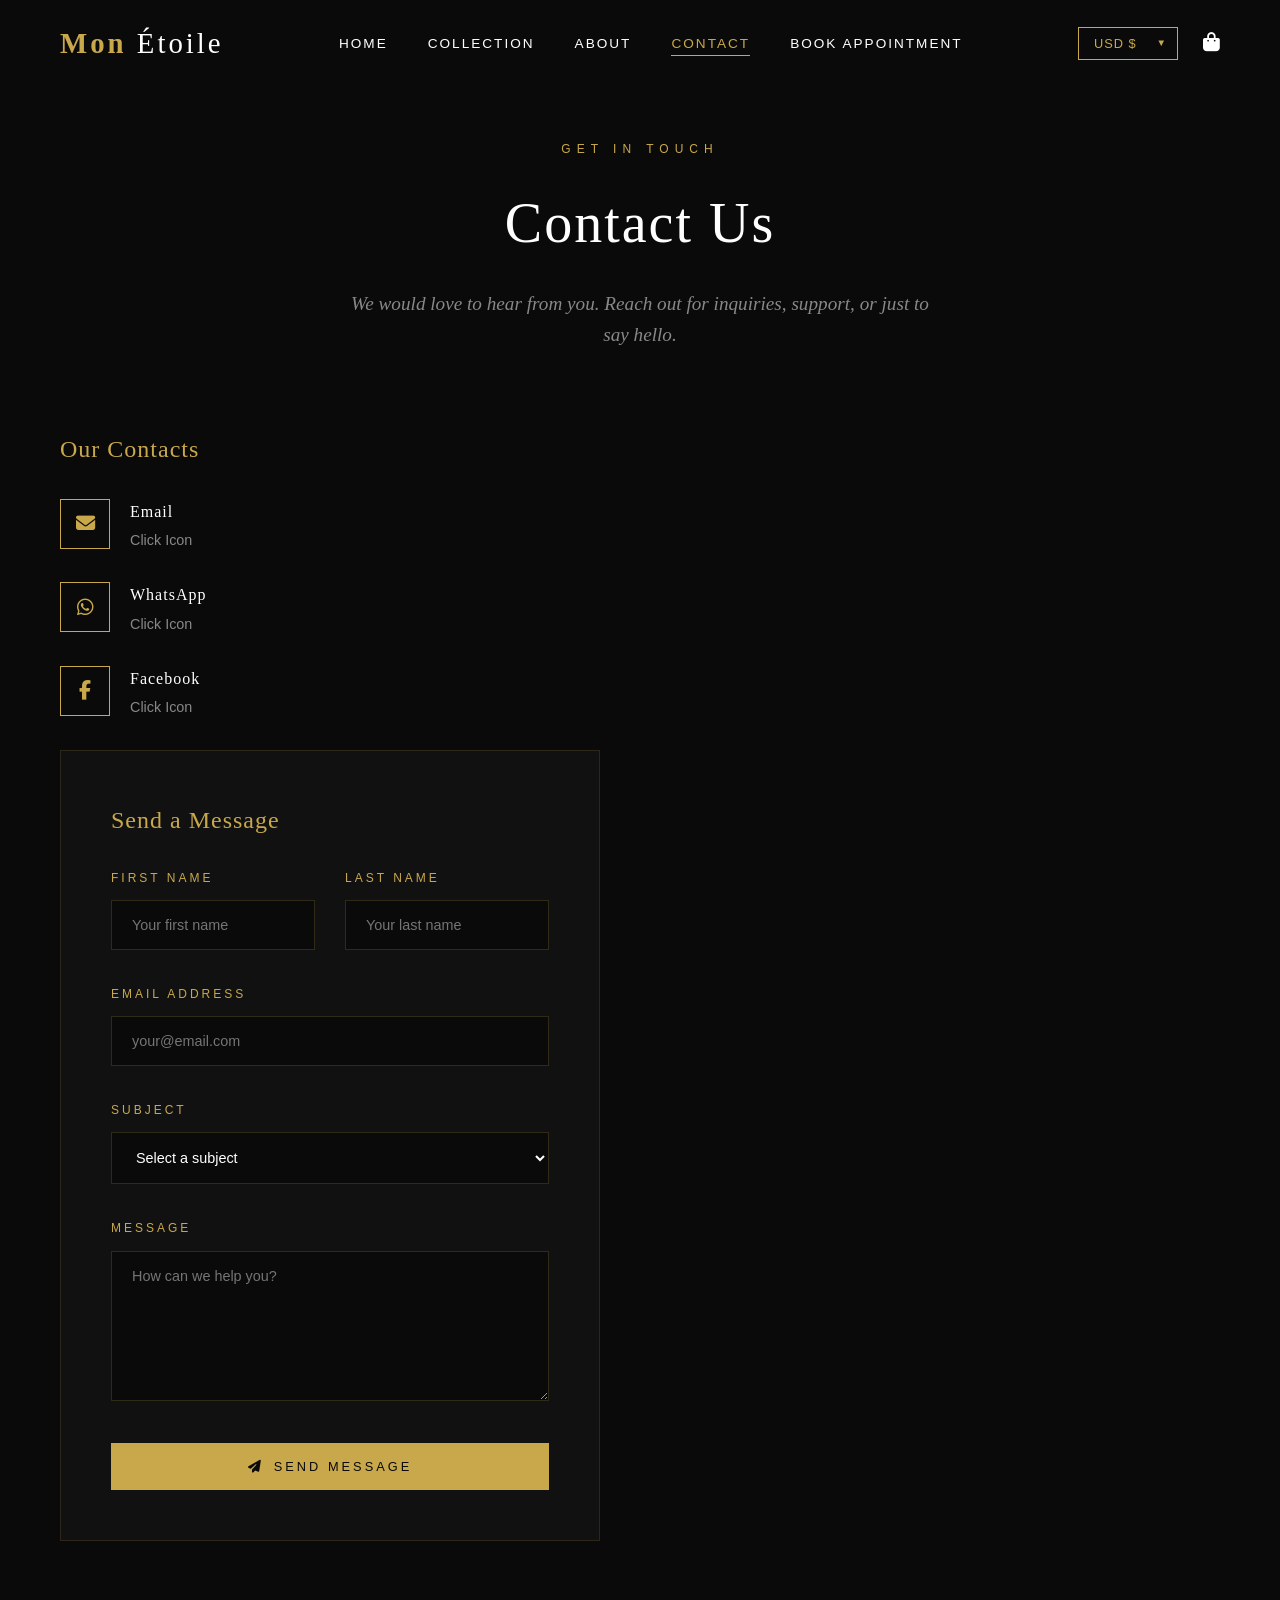
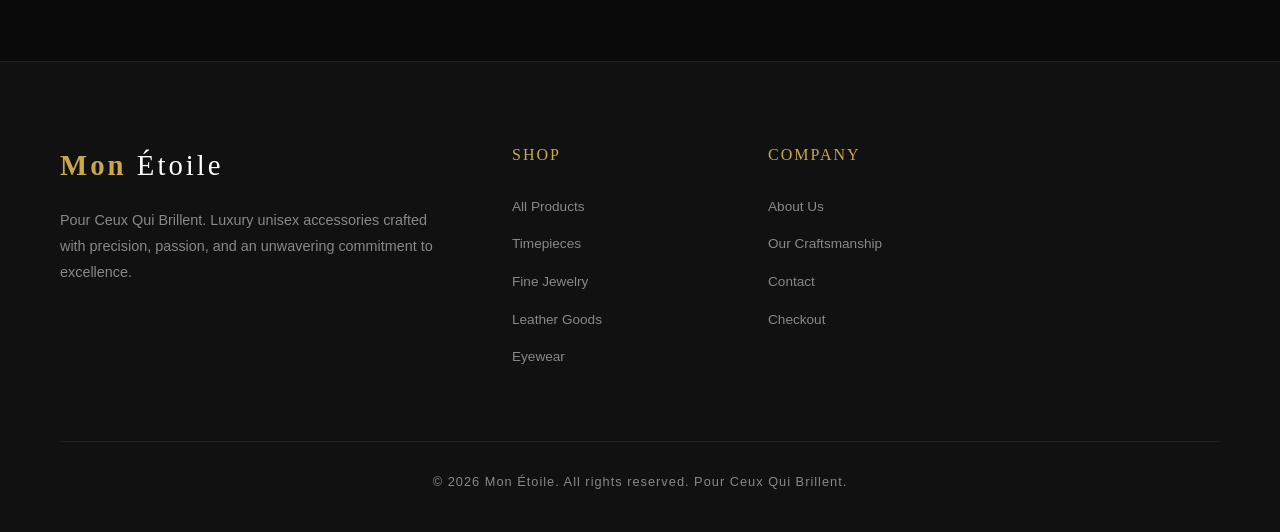
<file: contact.html>
<!DOCTYPE html>
<html lang="en">
<head>
  <meta charset="UTF-8">
  <meta name="viewport" content="width=device-width, initial-scale=1.0">
  <title>Contact | Mon Étoile</title>
  <meta name="description" content="Get in touch with Mon Étoile. We're here to assist you with any inquiries.">
  <link rel="stylesheet" href="styles.css">
  <link rel="stylesheet" href="https://cdnjs.cloudflare.com/ajax/libs/font-awesome/6.5.1/css/all.min.css">
</head>
<body>

  <!-- Navigation -->
  <nav class="navbar">
    <a href="index.html" class="logo">Mon <span>Étoile</span></a>

    <ul class="nav-links">
      <li><a href="index.html">Home</a></li>
      <li><a href="products.html">Collection</a></li>
      <li><a href="about.html">About</a></li>
      <li><a href="contact.html" class="active">Contact</a></li>
      <li><a href="booking.html">Book Appointment</a></li>
    </ul>

    <div class="nav-actions">
      <div class="currency-selector">
        <select id="currencySelect">
          <option value="USD">USD $</option>
          <option value="EUR">EUR €</option>
          <option value="GBP">GBP £</option>
          <option value="NGN">NGN ₦</option>
          <option value="CNY">CNY ¥</option>
          <option value="JPY">JPY ¥</option>
          <option value="CAD">CAD C$</option>
          <option value="AUD">AUD A$</option>
          <option value="CHF">CHF Fr</option>
          <option value="AED">AED د.إ</option>
          <option value="INR">INR ₹</option>
          <option value="ZAR">ZAR R</option>
          <option value="SGD">SGD S$</option>
          <option value="KRW">KRW ₩</option>
          <option value="BRL">BRL R$</option>
        </select>
      </div>
      <div class="cart-icon" id="cartToggle">
        <i class="fas fa-shopping-bag"></i>
        <span class="cart-count" id="cartCount" style="display:none;">0</span>
      </div>
      <button class="mobile-menu-btn"><i class="fas fa-bars"></i></button>
    </div>
  </nav>

  <!-- Contact Section -->
  <section class="section" style="padding-top: 140px;">
    <div class="section-header fade-in">
      <p class="section-label">Get In Touch</p>
      <h2 class="section-title">Contact Us</h2>
      <p class="section-subtitle">We would love to hear from you. Reach out for inquiries, support, or just to say hello.</p>
    </div>

    <div class="contact-grid">
      <div class="contact-info fade-in">
        <h3>Our Contacts</h3>

<a href="mailto:monetoile@gmail.com?subject=Luxury%20Inquiry&body=Hello%20Mon%20Étoile,%20I%20would%20like%20to%20make%20an%20inquiry." 
target="_blank"
     rel="noopener noreferrer"
class="contact-link">
  <div class="contact-item">
    <div class="contact-icon">
      <i class="fas fa-envelope"></i>
    </div>
    <div>
      <h4>Email</h4>
      <p>Click Icon</p>
    </div>
  </div>

</a>

      <a href="https://wa.me/2348021233816?text=Hello%20Mon%20Étoile%2C%20I%20have%20completed%20my%20payment%20and%20would%20like%20to%20submit%20my%20receipt.%20My%20order%20details%20are%20attached."
   target="_blank"
   rel="noopener noreferrer"
   class="contact-link">

  <div class="contact-item">
    <div class="contact-icon">
      <i class="fab fa-whatsapp"></i>
    </div>
    <div>
      <h4>WhatsApp</h4>
      <p>Click Icon</p>
    </div>
  </div>

</a>

<a href="https://www.facebook.com/share/17sx7ooDwi/"
   class="contact-link"
   target="_blank"
   rel="noopener noreferrer">

  <div class="contact-item">
    <div class="contact-icon">
      <i class="fab fa-facebook-f"></i>
    </div>
    <div>
      <h4>Facebook</h4>
      <p>Click Icon</p>
    </div>
  </div>

</a>

      <div class="contact-form-wrapper fade-in">
        <h3 style="font-size: 1.5rem; margin-bottom: 30px; color: var(--gold);">Send a Message</h3>
        <form id="contactForm">
         <input type="hidden" name="formType" value="Contact"> 
          
          <div class="form-row">
            <div class="form-group">
              <label class="form-label">First Name</label>
              <input type="text" class="form-input" name="firstName" placeholder="Your first name" required>
            </div>
            <div class="form-group">
              <label class="form-label">Last Name</label>
              <input type="text" class="form-input" name="lastName" placeholder="Your last name" required>
            </div>
          </div>

          <div class="form-group">
            <label class="form-label">Email Address</label>
            <input type="email" class="form-input" name="email" placeholder="your@email.com" required>
          </div>

          <div class="form-group">
            <label class="form-label">Subject</label>
            <select class="form-select" name="subject" required>
              <option value="">Select a subject</option>
              <option value="general">General Inquiry</option>
              <option value="product">Product Question</option>
              <option value="order">Order Status</option>
              <option value="returns">Returns & Exchanges</option>
              <option value="press">Press & Media</option>
              <option value="partnership">Partnership</option>
            </select>
          </div>

          <div class="form-group">
            <label class="form-label">Message</label>
            <textarea class="form-textarea" name="message" placeholder="How can we help you?" required></textarea>
          </div>

          <button type="submit" class="btn btn-primary" style="width: 100%;">
            <i class="fas fa-paper-plane" style="margin-right: 10px;"></i>Send Message
          </button>
        </form>
      </div>
    </div>
  </section>

  <!-- Footer -->
<footer class="footer">
  <div class="footer-grid">

    <div class="footer-brand">
      <a href="index.html" class="logo">Mon <span>Étoile</span></a>
      <p>Pour Ceux Qui Brillent. Luxury unisex accessories crafted with precision, passion, and an unwavering commitment to excellence.</p>
    </div>

    <div class="footer-column">
      <h4>Shop</h4>
      <ul>
        <li><a href="products.html">All Products</a></li>
        <li><a href="products.html">Timepieces</a></li>
        <li><a href="products.html">Fine Jewelry</a></li>
        <li><a href="products.html">Leather Goods</a></li>
        <li><a href="products.html">Eyewear</a></li>
      </ul>
    </div>

    <div class="footer-column">
      <h4>Company</h4>
      <ul>
        <li><a href="about.html">About Us</a></li>
        <li><a href="about.html">Our Craftsmanship</a></li>
        <li><a href="contact.html">Contact</a></li>
        <li><a href="booking.html">Checkout</a></li>
      </ul>
    </div>

  </div> <!-- Close .footer-grid -->

  <div class="footer-bottom">
    <p>&copy; 2026 Mon Étoile. All rights reserved. Pour Ceux Qui Brillent.</p>
  </div>

</footer>

  <!-- Cart Sidebar -->
  <div class="cart-overlay" id="cartOverlay"></div>
  <div class="cart-sidebar" id="cartSidebar">
    <div class="cart-header">
      <h3>Your Cart</h3>
      <button class="cart-close" id="cartClose">×</button>
    </div>
    <div class="cart-items" id="cartItems">
      <div class="cart-empty">
        <p>Your cart is empty</p>
        <a href="products.html" class="btn btn-outline" style="margin-top: 20px;">Continue Shopping</a>
      </div>
    </div>
    <div class="cart-footer">
      <div class="cart-total">
        <span>Total</span>
        <span id="cartTotal">$0.00</span>
      </div>
      <a href="booking.html" class="btn btn-primary" style="width: 100%; text-align: center;">Proceed to Checkout</a>
    </div>
  </div>

  <!-- Currency Modal -->
  <div class="currency-modal" id="currencyModal">
    <div class="currency-modal-content">
      <button class="currency-modal-close" id="currencyModalClose">×</button>
      <h3>Select Currency</h3>
      <div class="currency-options">
        <div class="currency-option" data-currency="USD">
          <div class="currency-code">USD</div>
          <div class="currency-name">US Dollar</div>
        </div>
        <div class="currency-option" data-currency="EUR">
          <div class="currency-code">EUR</div>
          <div class="currency-name">Euro</div>
        </div>
        <div class="currency-option" data-currency="GBP">
          <div class="currency-code">GBP</div>
          <div class="currency-name">British Pound</div>
        </div>
        <div class="currency-option" data-currency="NGN">
          <div class="currency-code">NGN</div>
          <div class="currency-name">Nigerian Naira</div>
        </div>
        <div class="currency-option" data-currency="CNY">
          <div class="currency-code">CNY</div>
          <div class="currency-name">Chinese Yuan</div>
        </div>
        <div class="currency-option" data-currency="JPY">
          <div class="currency-code">JPY</div>
          <div class="currency-name">Japanese Yen</div>
        </div>
        <div class="currency-option" data-currency="CAD">
          <div class="currency-code">CAD</div>
          <div class="currency-name">Canadian Dollar</div>
        </div>
        <div class="currency-option" data-currency="AUD">
          <div class="currency-code">AUD</div>
          <div class="currency-name">Australian Dollar</div>
        </div>
        <div class="currency-option" data-currency="CHF">
          <div class="currency-code">CHF</div>
          <div class="currency-name">Swiss Franc</div>
        </div>
        <div class="currency-option" data-currency="AED">
          <div class="currency-code">AED</div>
          <div class="currency-name">UAE Dirham</div>
        </div>
        <div class="currency-option" data-currency="INR">
          <div class="currency-code">INR</div>
          <div class="currency-name">Indian Rupee</div>
        </div>
        <div class="currency-option" data-currency="ZAR">
          <div class="currency-code">ZAR</div>
          <div class="currency-name">South African Rand</div>
        </div>
        <div class="currency-option" data-currency="SGD">
          <div class="currency-code">SGD</div>
          <div class="currency-name">Singapore Dollar</div>
        </div>
        <div class="currency-option" data-currency="KRW">
          <div class="currency-code">KRW</div>
          <div class="currency-name">South Korean Won</div>
        </div>
        <div class="currency-option" data-currency="BRL">
          <div class="currency-code">BRL</div>
          <div class="currency-name">Brazilian Real</div>
        </div>
      </div>
    </div>
  </div>

  <script src="script.js"></script>
</body>
</html>
</file>
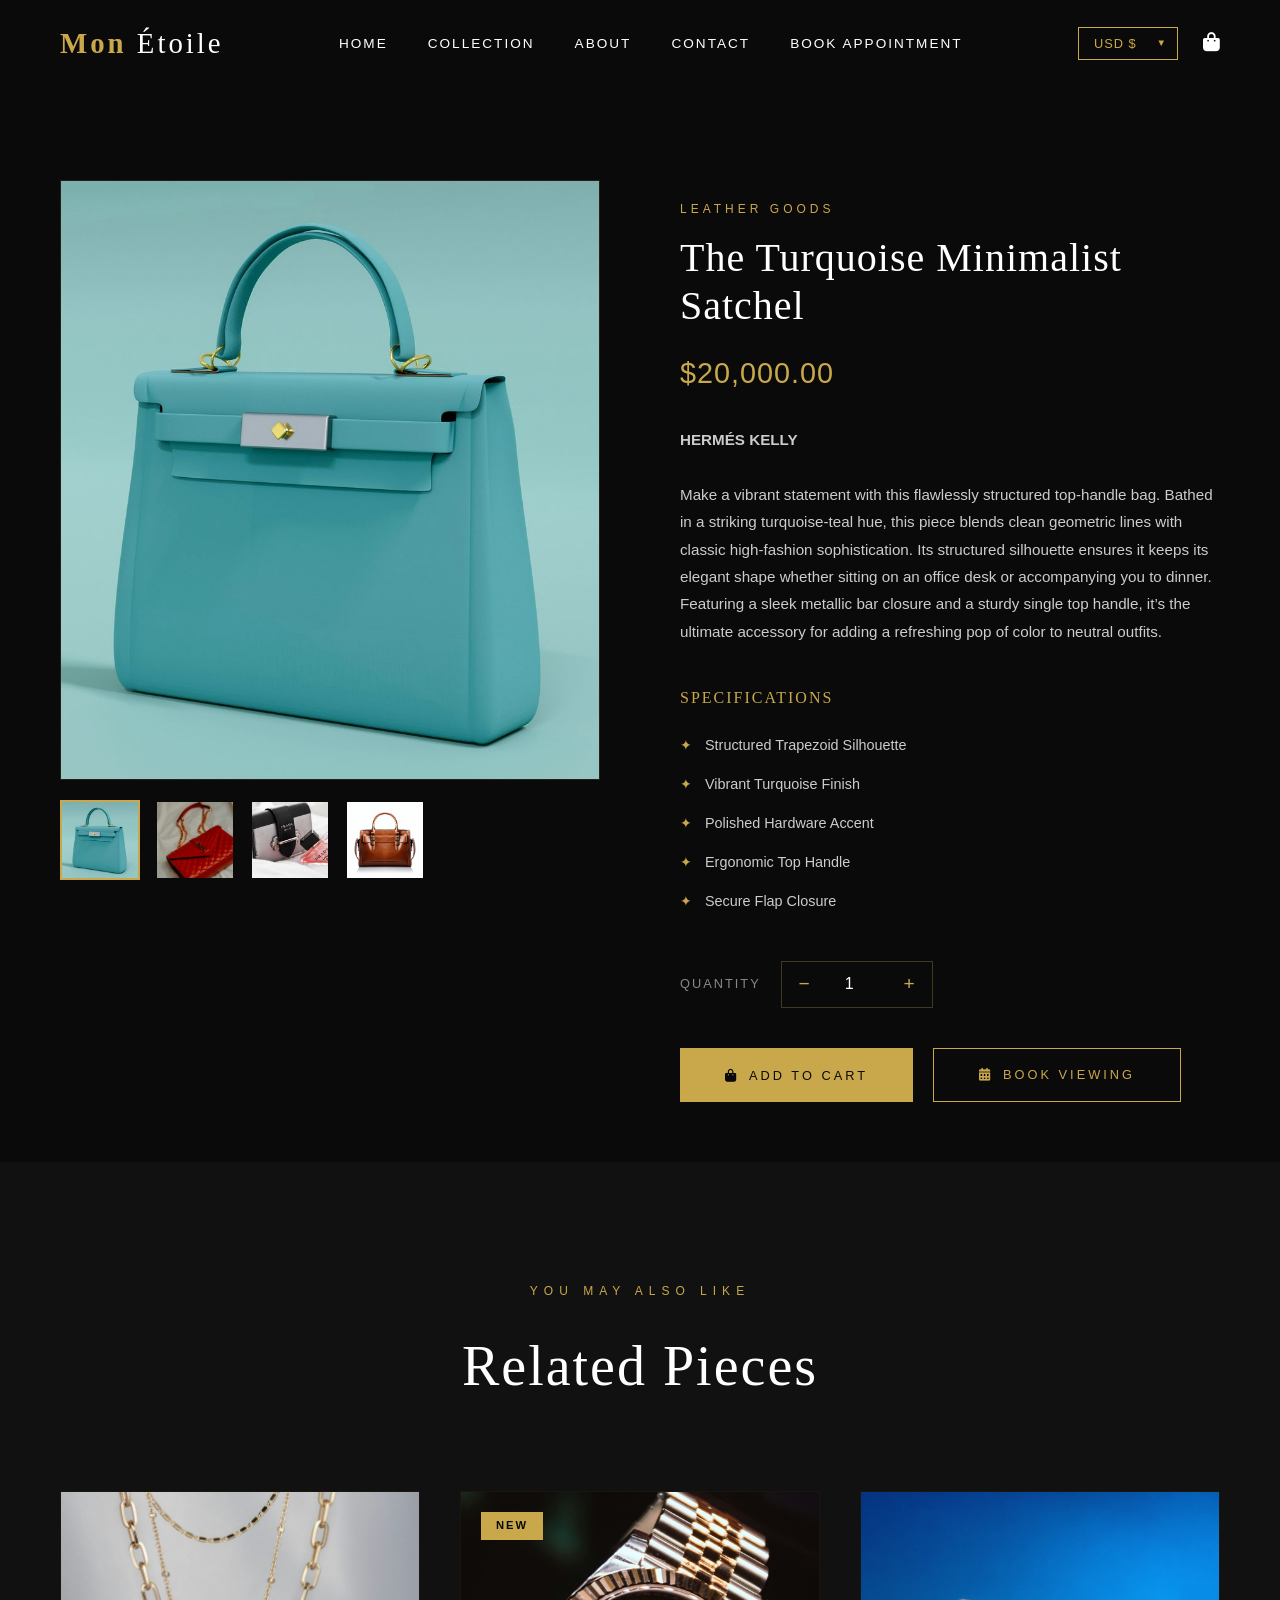
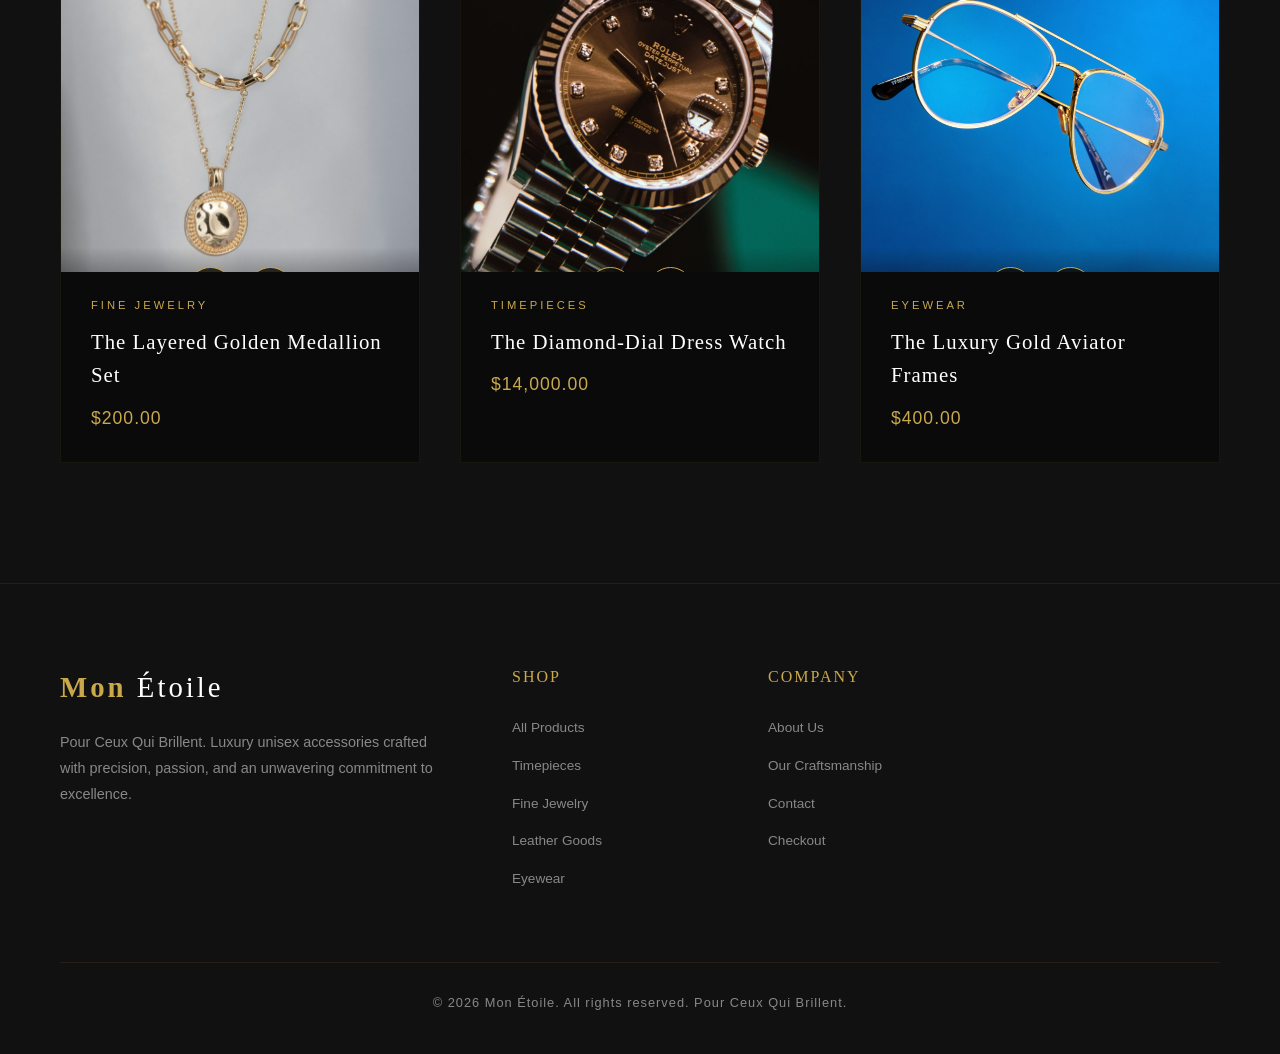
<file: product-bag-001.html>
<!DOCTYPE html>
<html lang="en">
<head>
  <meta charset="UTF-8">
  <meta name="viewport" content="width=device-width, initial-scale=1.0">
  <title>Noir Leather Tote | Mon Étoile</title>
  <meta name="description" content="View product details for Noir Leather Tote - Mon Étoile luxury accessories.">
  <link rel="stylesheet" href="styles.css">
  <link rel="stylesheet" href="https://cdnjs.cloudflare.com/ajax/libs/font-awesome/6.5.1/css/all.min.css">
</head>
<body>

  <!-- Navigation -->
  <nav class="navbar">
    <a href="index.html" class="logo">Mon <span>Étoile</span></a>

    <ul class="nav-links">
      <li><a href="index.html">Home</a></li>
      <li><a href="products.html">Collection</a></li>
      <li><a href="about.html">About</a></li>
      <li><a href="contact.html">Contact</a></li>
      <li><a href="booking.html">Book Appointment</a></li>
    </ul>

    <div class="nav-actions">
      <div class="currency-selector">
        <select id="currencySelect">
          <option value="USD">USD $</option>
          <option value="EUR">EUR €</option>
          <option value="GBP">GBP £</option>
          <option value="NGN">NGN ₦</option>
          <option value="CNY">CNY ¥</option>
          <option value="JPY">JPY ¥</option>
          <option value="CAD">CAD C$</option>
          <option value="AUD">AUD A$</option>
          <option value="CHF">CHF Fr</option>
          <option value="AED">AED د.إ</option>
          <option value="INR">INR ₹</option>
          <option value="ZAR">ZAR R</option>
          <option value="SGD">SGD S$</option>
          <option value="KRW">KRW ₩</option>
          <option value="BRL">BRL R$</option>
        </select>
      </div>
      <div class="cart-icon" id="cartToggle">
        <i class="fas fa-shopping-bag"></i>
        <span class="cart-count" id="cartCount" style="display:none;">0</span>
      </div>
      <button class="mobile-menu-btn"><i class="fas fa-bars"></i></button>
    </div>
  </nav>

  <!-- Product Detail -->
  <section class="product-detail">
    <div class="product-detail-grid">
      <div class="product-gallery fade-in">
        <img src="images/bag001.jpg" alt="Noir Leather Tote" class="product-main-img" id="productMainImg">
        <div class="product-thumbs">
          <img src="images/bag001.jpg" alt="View 1" class="product-thumb active">
          <img src="images/bag002.jpg" alt="View 2" class="product-thumb">
          <img src="images/bag003.jpg" alt="View 3" class="product-thumb">
          <img src="images/bag004.jpg" alt="View 4" class="product-thumb">
        </div>
      </div>

      <div class="product-detail-info fade-in">
        <p class="product-detail-category">Leather Goods</p>
        <h1 class="product-detail-name">The Turquoise Minimalist Satchel</h1>
        <p class="product-detail-price" data-price-usd="20000">$20,000.00</p>

        <p class="product-detail-desc">
          <strong>HERMÉS KELLY</strong><br><br>
          Make a vibrant statement with this flawlessly structured top-handle bag. Bathed in a striking turquoise-teal hue, this piece blends clean geometric lines with classic high-fashion sophistication. Its structured silhouette ensures it keeps its elegant shape whether sitting on an office desk or accompanying you to dinner. Featuring a sleek metallic bar closure and a sturdy single top handle, it’s the ultimate accessory for adding a refreshing pop of color to neutral outfits.
        </p>

        <div class="product-features">
          <h4>Specifications</h4>
          <ul>
            <li>Structured Trapezoid Silhouette</li>
            <li>Vibrant Turquoise Finish</li>
            <li>Polished Hardware Accent</li>
            <li>Ergonomic Top Handle</li>
            <li>Secure Flap Closure</li>
           
          </ul>
        </div>

        <div class="product-quantity">
          <span class="quantity-label">Quantity</span>
          <div class="quantity-controls">
            <button class="quantity-btn" id="qtyMinus">−</button>
            <input type="number" class="quantity-input" id="quantityInput" value="1" min="1" max="10">
            <button class="quantity-btn" id="qtyPlus">+</button>
          </div>
        </div>

        <div class="product-detail-actions">
          <button class="btn btn-primary" id="addToCartBtn" data-id="bag-001" data-name="The Turquoise Minimalist Satchel" data-price="20000" data-image="images/bag001.jpg">
            <i class="fas fa-shopping-bag" style="margin-right: 10px;"></i>Add to Cart
          </button>
          <a href="booking.html" class="btn btn-outline">
            <i class="fas fa-calendar-alt" style="margin-right: 10px;"></i>Book Viewing
          </a>
        </div>
      </div>
    </div>
  </section>

  <!-- Related Products -->
  <section class="section products-section">
    <div class="section-header fade-in">
      <p class="section-label">You May Also Like</p>
      <h2 class="section-title">Related Pieces</h2>
    </div>

    <div class="products-grid">

      <div class="product-card fade-in">
        <div class="product-img-wrapper">
          <img src="images/necklace003.jpg" alt="Étoile Chain Necklace" class="product-img">
          
          <div class="product-actions">
            <button class="product-action-btn" onclick="quickAddToCart(this)" data-id="jewelry-001" data-name="The Layered Golden Medallion Set" data-price="200" data-image="images/ring002.jpg"><i class="fas fa-shopping-bag"></i></button>
            <a href="product-jewelry-001.html" class="product-action-btn"><i class="fas fa-eye"></i></a>
          </div>
        </div>
        <div class="product-info">
          <p class="product-category">Fine Jewelry</p>
          <h3 class="product-name">The Layered Golden Medallion Set</h3>
          <p class="product-price" data-price-usd="200">$200.00</p>
        </div>
      </div>

      <div class="product-card fade-in">
        <div class="product-img-wrapper">
          <img src="images/watch001.jpg" alt="The Diamond-Dial Dress Watch" class="product-img">
          <span class="product-badge">New</span>
          <div class="product-actions">
            <button class="product-action-btn" onclick="quickAddToCart(this)" data-id="watch-001" data-name="Chronos Elite Watch" data-price="14000" data-image="images/watch001.jpg"><i class="fas fa-shopping-bag"></i></button>
            <a href="product-watch-001.html" class="product-action-btn"><i class="fas fa-eye"></i></a>
          </div>
        </div>
        <div class="product-info">
          <p class="product-category">Timepieces</p>
          <h3 class="product-name">The Diamond-Dial Dress Watch</h3>
          <p class="product-price" data-price-usd="14000">$14,000.00</p>
        </div>
      </div>

      <div class="product-card fade-in">
        <div class="product-img-wrapper">
          <img src="images/glass001.jpg" alt="Or Aviator Sunglasses" class="product-img">
          
          <div class="product-actions">
            <button class="product-action-btn" onclick="quickAddToCart(this)" data-id="eyewear-001" data-name="The Luxury Gold Aviator Frames" data-price="400" data-image="images/glass001.jpg"><i class="fas fa-shopping-bag"></i></button>
            <a href="product-eyewear-001.html" class="product-action-btn"><i class="fas fa-eye"></i></a>
          </div>
        </div>
        <div class="product-info">
          <p class="product-category">Eyewear</p>
          <h3 class="product-name">The Luxury Gold Aviator Frames</h3>
          <p class="product-price" data-price-usd="400">$400.00</p>
        </div>
      </div>

    </div>
  </section>

  <!-- Footer -->
<footer class="footer">
  <div class="footer-grid">

    <div class="footer-brand">
      <a href="index.html" class="logo">Mon <span>Étoile</span></a>
      <p>Pour Ceux Qui Brillent. Luxury unisex accessories crafted with precision, passion, and an unwavering commitment to excellence.</p>
    </div>

    <div class="footer-column">
      <h4>Shop</h4>
      <ul>
        <li><a href="products.html">All Products</a></li>
        <li><a href="products.html">Timepieces</a></li>
        <li><a href="products.html">Fine Jewelry</a></li>
        <li><a href="products.html">Leather Goods</a></li>
        <li><a href="products.html">Eyewear</a></li>
      </ul>
    </div>

    <div class="footer-column">
      <h4>Company</h4>
      <ul>
        <li><a href="about.html">About Us</a></li>
        <li><a href="about.html">Our Craftsmanship</a></li>
        <li><a href="contact.html">Contact</a></li>
        <li><a href="booking.html">Checkout</a></li>
      </ul>
    </div>

  </div> <!-- Close .footer-grid -->

  <div class="footer-bottom">
    <p>&copy; 2026 Mon Étoile. All rights reserved. Pour Ceux Qui Brillent.</p>
  </div>

</footer>

  <!-- Cart Sidebar -->
  <div class="cart-overlay" id="cartOverlay"></div>
  <div class="cart-sidebar" id="cartSidebar">
    <div class="cart-header">
      <h3>Your Cart</h3>
      <button class="cart-close" id="cartClose">×</button>
    </div>
    <div class="cart-items" id="cartItems">
      <div class="cart-empty">
        <p>Your cart is empty</p>
        <a href="products.html" class="btn btn-outline" style="margin-top: 20px;">Continue Shopping</a>
      </div>
    </div>
    <div class="cart-footer">
      <div class="cart-total">
        <span>Total</span>
        <span id="cartTotal">$0.00</span>
      </div>
      <a href="booking.html" class="btn btn-primary" style="width: 100%; text-align: center;">Proceed to Checkout</a>
    </div>
  </div>

  <!-- Currency Modal -->
  <div class="currency-modal" id="currencyModal">
    <div class="currency-modal-content">
      <button class="currency-modal-close" id="currencyModalClose">×</button>
      <h3>Select Currency</h3>
      <div class="currency-options">
        <div class="currency-option" data-currency="USD">
          <div class="currency-code">USD</div>
          <div class="currency-name">US Dollar</div>
        </div>
        <div class="currency-option" data-currency="EUR">
          <div class="currency-code">EUR</div>
          <div class="currency-name">Euro</div>
        </div>
        <div class="currency-option" data-currency="GBP">
          <div class="currency-code">GBP</div>
          <div class="currency-name">British Pound</div>
        </div>
        <div class="currency-option" data-currency="NGN">
          <div class="currency-code">NGN</div>
          <div class="currency-name">Nigerian Naira</div>
        </div>
        <div class="currency-option" data-currency="CNY">
          <div class="currency-code">CNY</div>
          <div class="currency-name">Chinese Yuan</div>
        </div>
        <div class="currency-option" data-currency="JPY">
          <div class="currency-code">JPY</div>
          <div class="currency-name">Japanese Yen</div>
        </div>
        <div class="currency-option" data-currency="CAD">
          <div class="currency-code">CAD</div>
          <div class="currency-name">Canadian Dollar</div>
        </div>
        <div class="currency-option" data-currency="AUD">
          <div class="currency-code">AUD</div>
          <div class="currency-name">Australian Dollar</div>
        </div>
        <div class="currency-option" data-currency="CHF">
          <div class="currency-code">CHF</div>
          <div class="currency-name">Swiss Franc</div>
        </div>
        <div class="currency-option" data-currency="AED">
          <div class="currency-code">AED</div>
          <div class="currency-name">UAE Dirham</div>
        </div>
        <div class="currency-option" data-currency="INR">
          <div class="currency-code">INR</div>
          <div class="currency-name">Indian Rupee</div>
        </div>
        <div class="currency-option" data-currency="ZAR">
          <div class="currency-code">ZAR</div>
          <div class="currency-name">South African Rand</div>
        </div>
        <div class="currency-option" data-currency="SGD">
          <div class="currency-code">SGD</div>
          <div class="currency-name">Singapore Dollar</div>
        </div>
        <div class="currency-option" data-currency="KRW">
          <div class="currency-code">KRW</div>
          <div class="currency-name">South Korean Won</div>
        </div>
        <div class="currency-option" data-currency="BRL">
          <div class="currency-code">BRL</div>
          <div class="currency-name">Brazilian Real</div>
        </div>
      </div>
    </div>
  </div>

  <script src="script.js"></script>
</body>
</html>
</file>
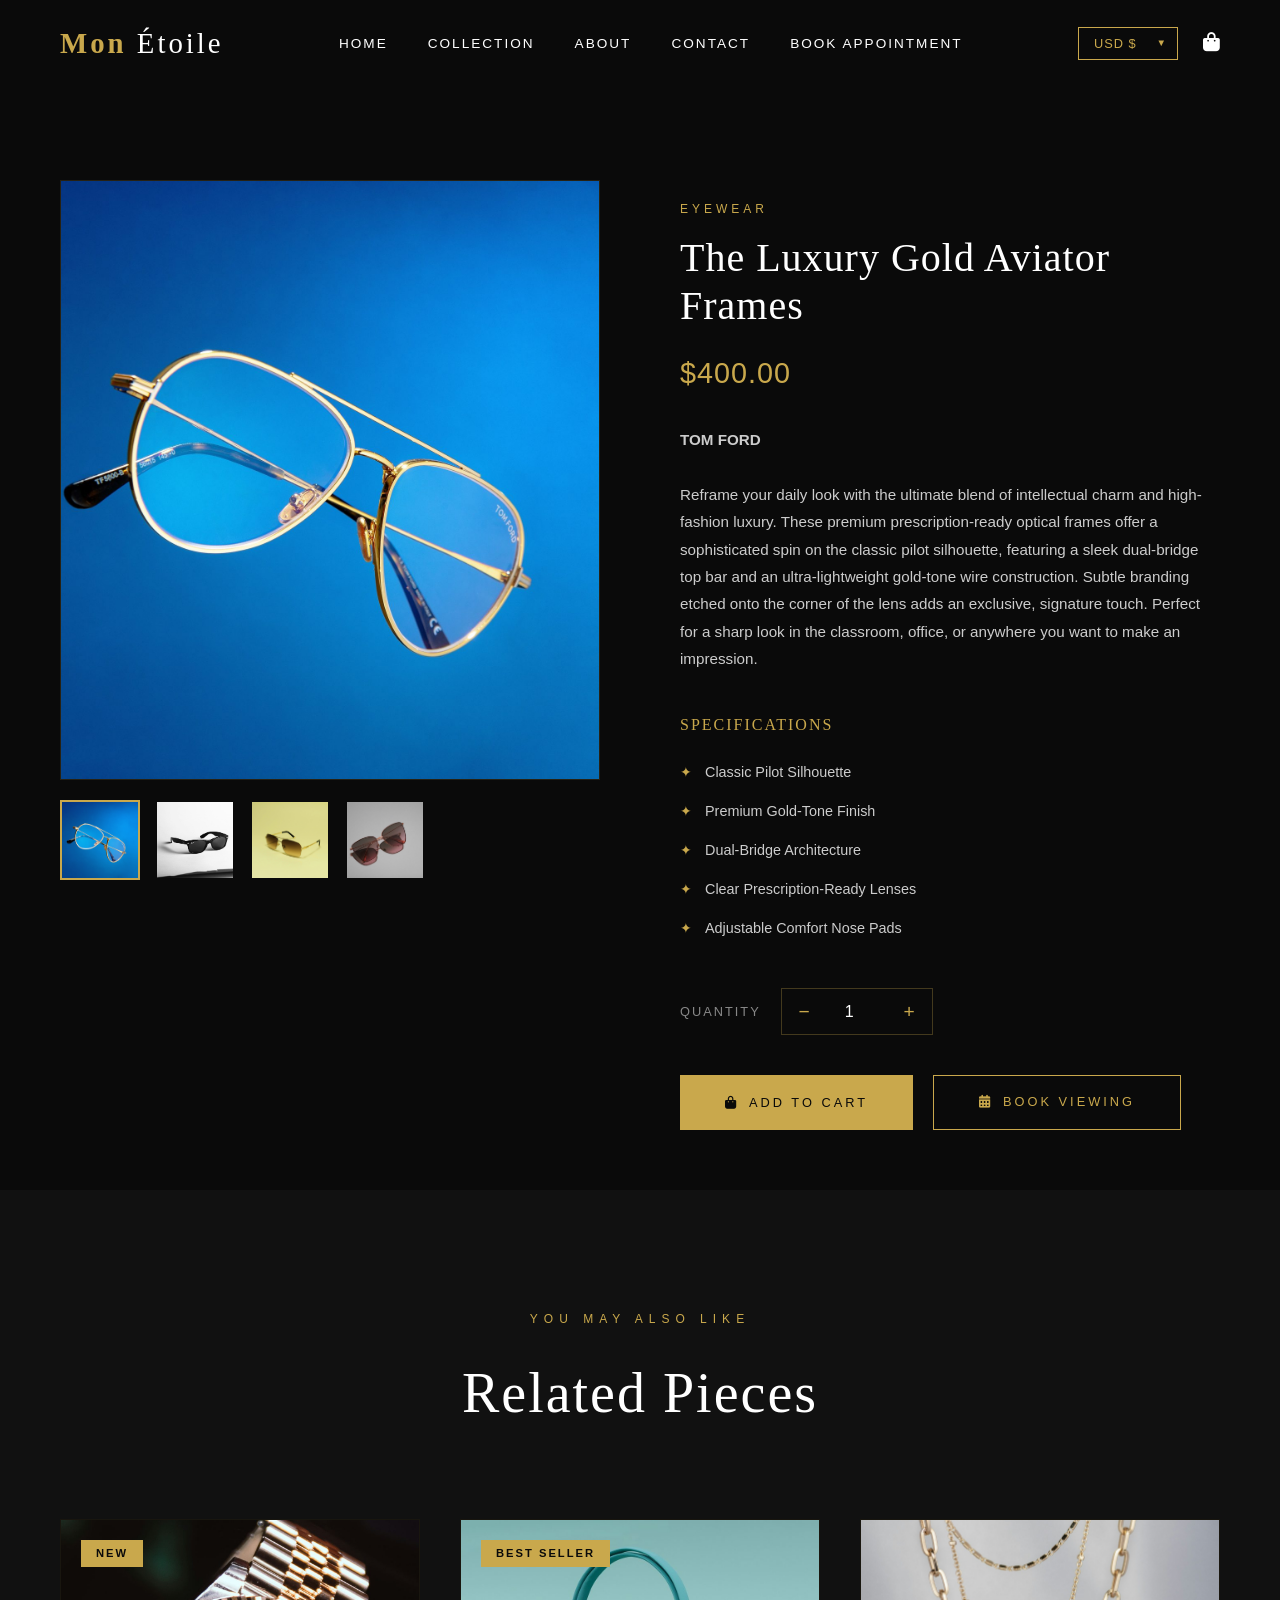
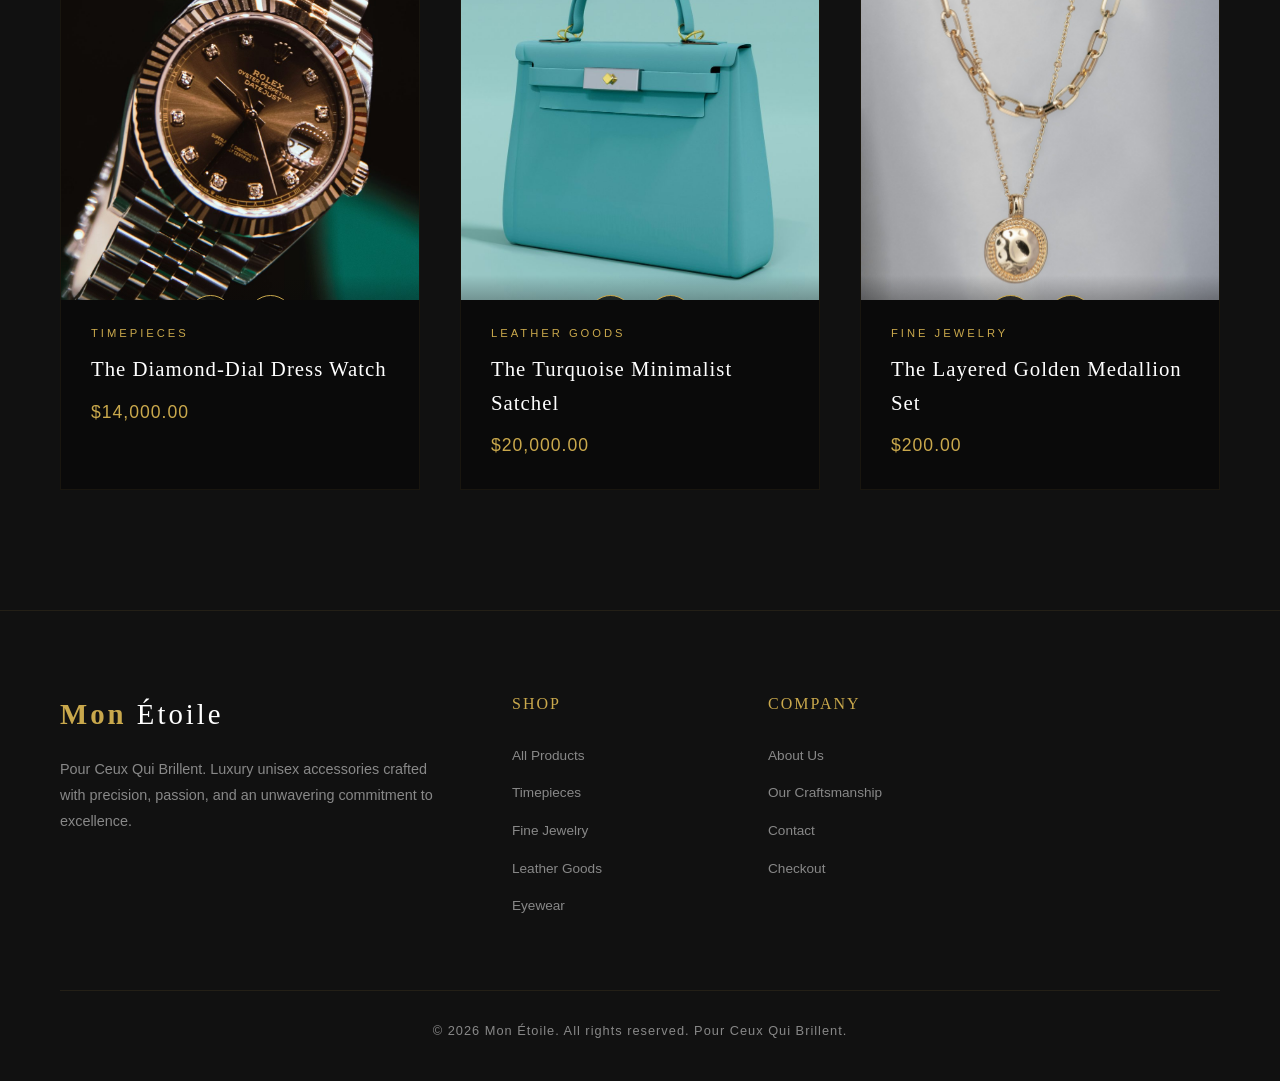
<file: product-eyewear-001.html>
<!DOCTYPE html>
<html lang="en">
<head>
  <meta charset="UTF-8">
  <meta name="viewport" content="width=device-width, initial-scale=1.0">
  <title>Or Aviator Sunglasses | Mon Étoile</title>
  <meta name="description" content="View product details for Or Aviator Sunglasses - Mon Étoile luxury accessories.">
  <link rel="stylesheet" href="styles.css">
  <link rel="stylesheet" href="https://cdnjs.cloudflare.com/ajax/libs/font-awesome/6.5.1/css/all.min.css">
</head>
<body>

  <!-- Navigation -->
  <nav class="navbar">
    <a href="index.html" class="logo">Mon <span>Étoile</span></a>

    <ul class="nav-links">
      <li><a href="index.html">Home</a></li>
      <li><a href="products.html">Collection</a></li>
      <li><a href="about.html">About</a></li>
      <li><a href="contact.html">Contact</a></li>
      <li><a href="booking.html">Book Appointment</a></li>
    </ul>

    <div class="nav-actions">
      <div class="currency-selector">
        <select id="currencySelect">
          <option value="USD">USD $</option>
          <option value="EUR">EUR €</option>
          <option value="GBP">GBP £</option>
          <option value="NGN">NGN ₦</option>
          <option value="CNY">CNY ¥</option>
          <option value="JPY">JPY ¥</option>
          <option value="CAD">CAD C$</option>
          <option value="AUD">AUD A$</option>
          <option value="CHF">CHF Fr</option>
          <option value="AED">AED د.إ</option>
          <option value="INR">INR ₹</option>
          <option value="ZAR">ZAR R</option>
          <option value="SGD">SGD S$</option>
          <option value="KRW">KRW ₩</option>
          <option value="BRL">BRL R$</option>
        </select>
      </div>
      <div class="cart-icon" id="cartToggle">
        <i class="fas fa-shopping-bag"></i>
        <span class="cart-count" id="cartCount" style="display:none;">0</span>
      </div>
      <button class="mobile-menu-btn"><i class="fas fa-bars"></i></button>
    </div>
  </nav>

  <!-- Product Detail -->
  <section class="product-detail">
    <div class="product-detail-grid">
      <div class="product-gallery fade-in">
        <img src="images/glass001.jpg" alt="Or Aviator Sunglasses" class="product-main-img" id="productMainImg">
        <div class="product-thumbs">
          <img src="images/glass001.jpg" alt="View 1" class="product-thumb active">
          <img src="images/glass002.jpg" alt="View 2" class="product-thumb">
          <img src="images/glass003.jpg" alt="View 3" class="product-thumb">
          <img src="images/glass004.jpg" alt="View 4" class="product-thumb">
        </div>
      </div>

      <div class="product-detail-info fade-in">
        <p class="product-detail-category">Eyewear</p>
        <h1 class="product-detail-name">The Luxury Gold Aviator Frames</h1>
        <p class="product-detail-price" data-price-usd="400">$400.00</p>

        <p class="product-detail-desc">
          <strong>TOM FORD</strong><br><br>
          Reframe your daily look with the ultimate blend of intellectual charm and high-fashion luxury. These premium prescription-ready optical frames offer a sophisticated spin on the classic pilot silhouette, featuring a sleek dual-bridge top bar and an ultra-lightweight gold-tone wire construction. Subtle branding etched onto the corner of the lens adds an exclusive, signature touch. Perfect for a sharp look in the classroom, office, or anywhere you want to make an impression.
        </p>

        <div class="product-features">
          <h4>Specifications</h4>
          <ul>
            <li>Classic Pilot Silhouette</li>
            <li>Premium Gold-Tone Finish</li>
            <li>Dual-Bridge Architecture</li>
            <li>Clear Prescription-Ready Lenses</li>
            <li>Adjustable Comfort Nose Pads</li>
           
          </ul>
        </div>

        <div class="product-quantity">
          <span class="quantity-label">Quantity</span>
          <div class="quantity-controls">
            <button class="quantity-btn" id="qtyMinus">−</button>
            <input type="number" class="quantity-input" id="quantityInput" value="1" min="1" max="10">
            <button class="quantity-btn" id="qtyPlus">+</button>
          </div>
        </div>

        <div class="product-detail-actions">
          <button class="btn btn-primary" id="addToCartBtn" data-id="eyewear-001" data-name="The Luxury Gold Aviator Frames" data-price="400" data-image="images/glass001.jpg">
            <i class="fas fa-shopping-bag" style="margin-right: 10px;"></i>Add to Cart
          </button>
          <a href="booking.html" class="btn btn-outline">
            <i class="fas fa-calendar-alt" style="margin-right: 10px;"></i>Book Viewing
          </a>
        </div>
      </div>
    </div>
  </section>

  <!-- Related Products -->
  <section class="section products-section">
    <div class="section-header fade-in">
      <p class="section-label">You May Also Like</p>
      <h2 class="section-title">Related Pieces</h2>
    </div>

    <div class="products-grid">

      <div class="product-card fade-in">
        <div class="product-img-wrapper">
          <img src="images/watch001.jpg" alt="The Diamond-Dial Dress Watch" class="product-img">
          <span class="product-badge">New</span>
          <div class="product-actions">
            <button class="product-action-btn" onclick="quickAddToCart(this)" data-id="watch-001" data-name="Chronos Elite Watch" data-price="14000" data-image="images/watch001.jpg"><i class="fas fa-shopping-bag"></i></button>
            <a href="product-watch-001.html" class="product-action-btn"><i class="fas fa-eye"></i></a>
          </div>
        </div>
        <div class="product-info">
          <p class="product-category">Timepieces</p>
          <h3 class="product-name">The Diamond-Dial Dress Watch</h3>
          <p class="product-price" data-price-usd="14000">$14,000.00</p>
        </div>
      </div>

      <div class="product-card fade-in">
        <div class="product-img-wrapper">
          <img src="images/bag001.jpg" alt="The Turquoise Minimalist Satchel" class="product-img">
          <span class="product-badge">Best Seller</span>
          <div class="product-actions">
            <button class="product-action-btn" onclick="quickAddToCart(this)" data-id="bag-001" data-name="Noir Leather Tote" data-price="20000" data-image="images/bag001.jpg"><i class="fas fa-shopping-bag"></i></button>
            <a href="product-bag-001.html" class="product-action-btn"><i class="fas fa-eye"></i></a>
          </div>
        </div>
        <div class="product-info">
          <p class="product-category">Leather Goods</p>
          <h3 class="product-name">The Turquoise Minimalist Satchel</h3>
          <p class="product-price" data-price-usd="20000">$20,000.00</p>
        </div>
      </div>

      <div class="product-card fade-in">
        <div class="product-img-wrapper">
          <img src="images/necklace003.jpg" alt="Étoile Chain Necklace" class="product-img">
          
          <div class="product-actions">
            <button class="product-action-btn" onclick="quickAddToCart(this)" data-id="jewelry-001" data-name="The Layered Golden Medallion Set" data-price="200" data-image="images/ring002.jpg"><i class="fas fa-shopping-bag"></i></button>
            <a href="product-jewelry-001.html" class="product-action-btn"><i class="fas fa-eye"></i></a>
          </div>
        </div>
        <div class="product-info">
          <p class="product-category">Fine Jewelry</p>
          <h3 class="product-name">The Layered Golden Medallion Set</h3>
          <p class="product-price" data-price-usd="200">$200.00</p>
        </div>
      </div>

    </div>
  </section>

  <!-- Footer -->
<footer class="footer">
  <div class="footer-grid">

    <div class="footer-brand">
      <a href="index.html" class="logo">Mon <span>Étoile</span></a>
      <p>Pour Ceux Qui Brillent. Luxury unisex accessories crafted with precision, passion, and an unwavering commitment to excellence.</p>
    </div>

    <div class="footer-column">
      <h4>Shop</h4>
      <ul>
        <li><a href="products.html">All Products</a></li>
        <li><a href="products.html">Timepieces</a></li>
        <li><a href="products.html">Fine Jewelry</a></li>
        <li><a href="products.html">Leather Goods</a></li>
        <li><a href="products.html">Eyewear</a></li>
      </ul>
    </div>

    <div class="footer-column">
      <h4>Company</h4>
      <ul>
        <li><a href="about.html">About Us</a></li>
        <li><a href="about.html">Our Craftsmanship</a></li>
        <li><a href="contact.html">Contact</a></li>
        <li><a href="booking.html">Checkout</a></li>
      </ul>
    </div>

  </div> <!-- Close .footer-grid -->

  <div class="footer-bottom">
    <p>&copy; 2026 Mon Étoile. All rights reserved. Pour Ceux Qui Brillent.</p>
  </div>

</footer>

  <!-- Cart Sidebar -->
  <div class="cart-overlay" id="cartOverlay"></div>
  <div class="cart-sidebar" id="cartSidebar">
    <div class="cart-header">
      <h3>Your Cart</h3>
      <button class="cart-close" id="cartClose">×</button>
    </div>
    <div class="cart-items" id="cartItems">
      <div class="cart-empty">
        <p>Your cart is empty</p>
        <a href="products.html" class="btn btn-outline" style="margin-top: 20px;">Continue Shopping</a>
      </div>
    </div>
    <div class="cart-footer">
      <div class="cart-total">
        <span>Total</span>
        <span id="cartTotal">$0.00</span>
      </div>
      <a href="booking.html" class="btn btn-primary" style="width: 100%; text-align: center;">Proceed to Checkout</a>
    </div>
  </div>

  <!-- Currency Modal -->
  <div class="currency-modal" id="currencyModal">
    <div class="currency-modal-content">
      <button class="currency-modal-close" id="currencyModalClose">×</button>
      <h3>Select Currency</h3>
      <div class="currency-options">
        <div class="currency-option" data-currency="USD">
          <div class="currency-code">USD</div>
          <div class="currency-name">US Dollar</div>
        </div>
        <div class="currency-option" data-currency="EUR">
          <div class="currency-code">EUR</div>
          <div class="currency-name">Euro</div>
        </div>
        <div class="currency-option" data-currency="GBP">
          <div class="currency-code">GBP</div>
          <div class="currency-name">British Pound</div>
        </div>
        <div class="currency-option" data-currency="NGN">
          <div class="currency-code">NGN</div>
          <div class="currency-name">Nigerian Naira</div>
        </div>
        <div class="currency-option" data-currency="CNY">
          <div class="currency-code">CNY</div>
          <div class="currency-name">Chinese Yuan</div>
        </div>
        <div class="currency-option" data-currency="JPY">
          <div class="currency-code">JPY</div>
          <div class="currency-name">Japanese Yen</div>
        </div>
        <div class="currency-option" data-currency="CAD">
          <div class="currency-code">CAD</div>
          <div class="currency-name">Canadian Dollar</div>
        </div>
        <div class="currency-option" data-currency="AUD">
          <div class="currency-code">AUD</div>
          <div class="currency-name">Australian Dollar</div>
        </div>
        <div class="currency-option" data-currency="CHF">
          <div class="currency-code">CHF</div>
          <div class="currency-name">Swiss Franc</div>
        </div>
        <div class="currency-option" data-currency="AED">
          <div class="currency-code">AED</div>
          <div class="currency-name">UAE Dirham</div>
        </div>
        <div class="currency-option" data-currency="INR">
          <div class="currency-code">INR</div>
          <div class="currency-name">Indian Rupee</div>
        </div>
        <div class="currency-option" data-currency="ZAR">
          <div class="currency-code">ZAR</div>
          <div class="currency-name">South African Rand</div>
        </div>
        <div class="currency-option" data-currency="SGD">
          <div class="currency-code">SGD</div>
          <div class="currency-name">Singapore Dollar</div>
        </div>
        <div class="currency-option" data-currency="KRW">
          <div class="currency-code">KRW</div>
          <div class="currency-name">South Korean Won</div>
        </div>
        <div class="currency-option" data-currency="BRL">
          <div class="currency-code">BRL</div>
          <div class="currency-name">Brazilian Real</div>
        </div>
      </div>
    </div>
  </div>

  <script src="script.js"></script>
</body>
</html>
</file>
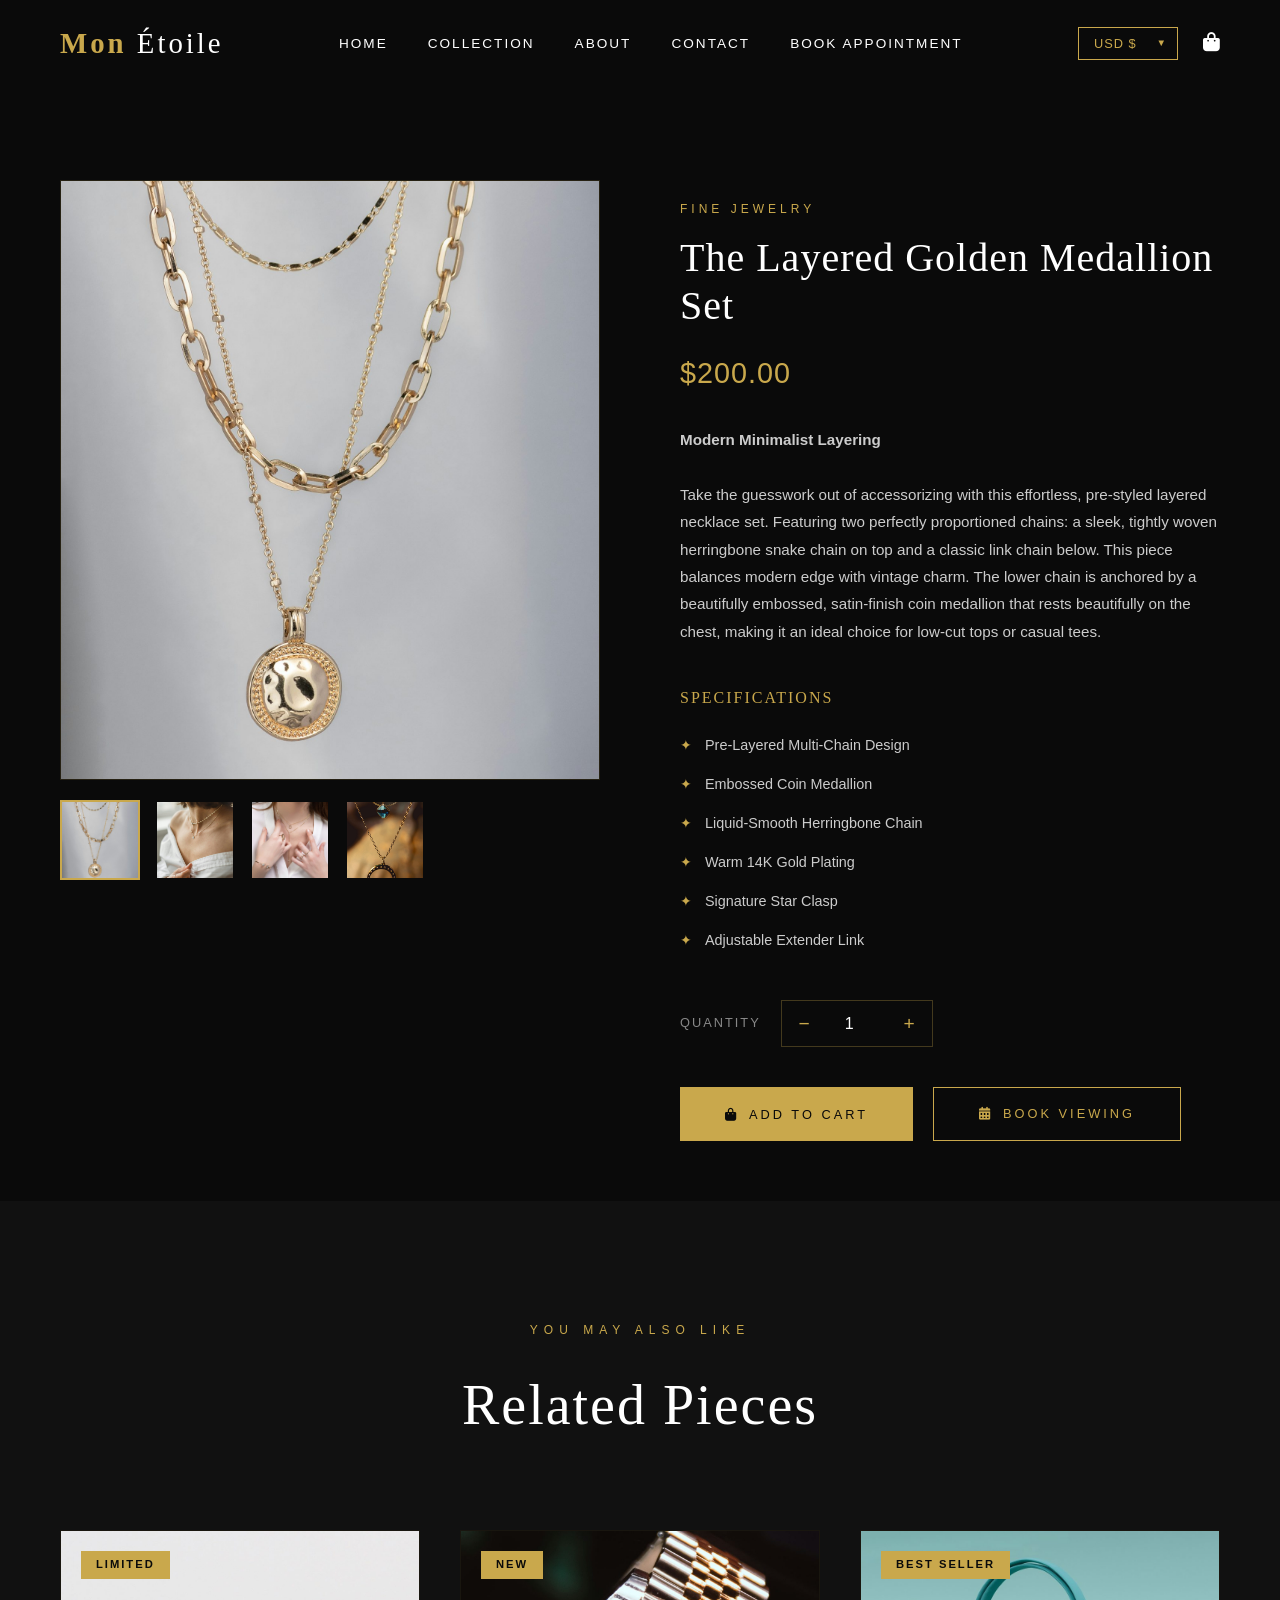
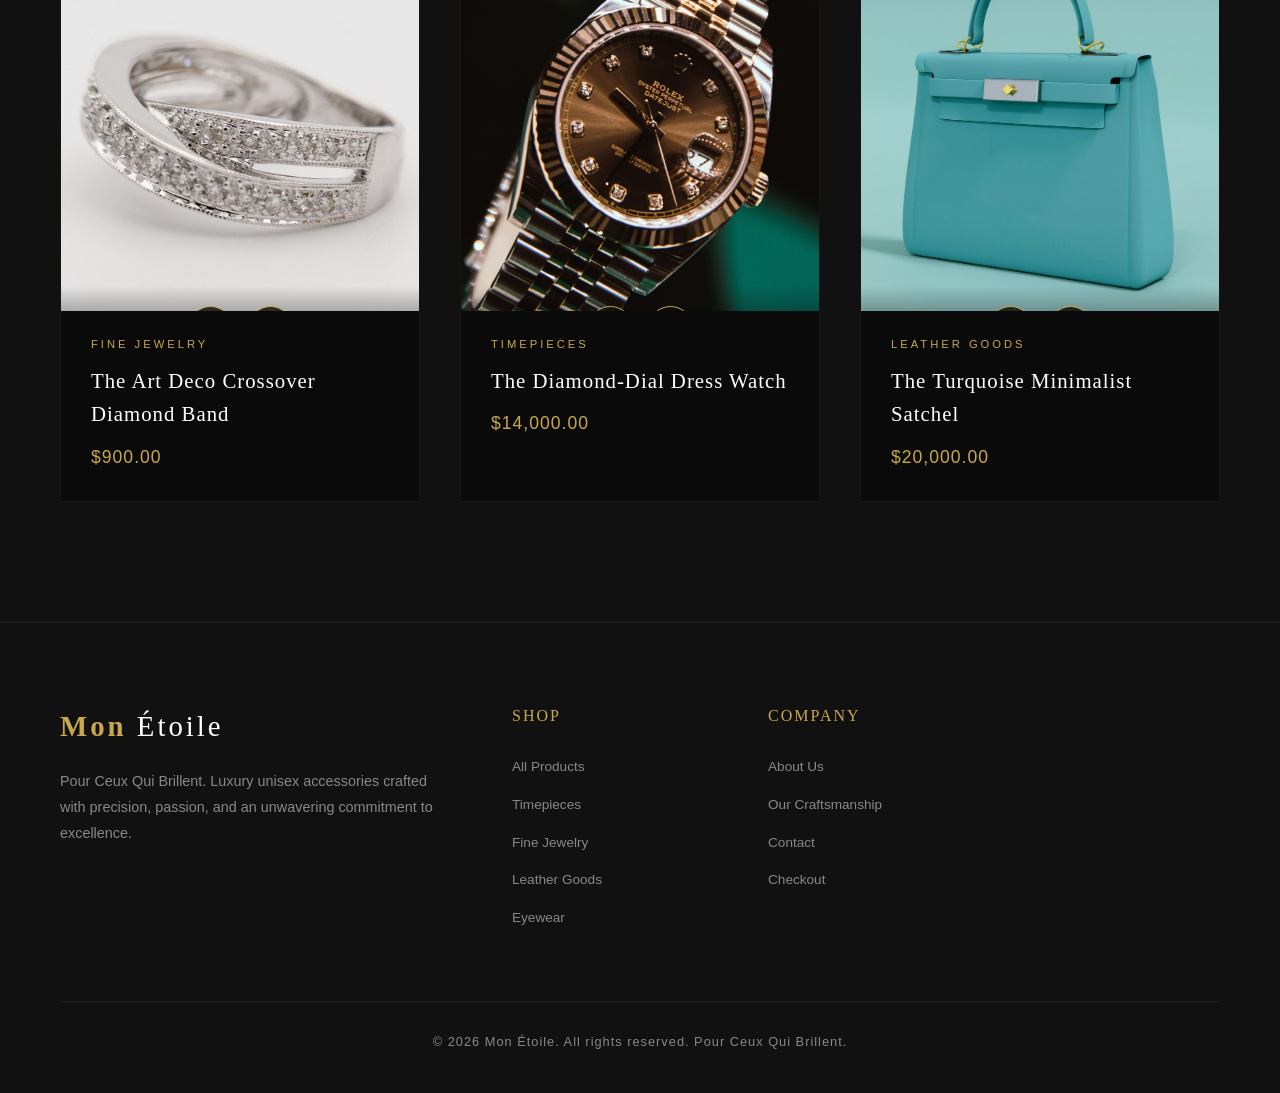
<file: product-jewelry-001.html>
<!DOCTYPE html>
<html lang="en">
<head>
  <meta charset="UTF-8">
  <meta name="viewport" content="width=device-width, initial-scale=1.0">
  <title>Étoile Chain Necklace | Mon Étoile</title>
  <meta name="description" content="View product details for Étoile Chain Necklace - Mon Étoile luxury accessories.">
  <link rel="stylesheet" href="styles.css">
  <link rel="stylesheet" href="https://cdnjs.cloudflare.com/ajax/libs/font-awesome/6.5.1/css/all.min.css">
</head>
<body>

  <!-- Navigation -->
  <nav class="navbar">
    <a href="index.html" class="logo">Mon <span>Étoile</span></a>

    <ul class="nav-links">
      <li><a href="index.html">Home</a></li>
      <li><a href="products.html">Collection</a></li>
      <li><a href="about.html">About</a></li>
      <li><a href="contact.html">Contact</a></li>
      <li><a href="booking.html">Book Appointment</a></li>
    </ul>

    <div class="nav-actions">
      <div class="currency-selector">
        <select id="currencySelect">
          <option value="USD">USD $</option>
          <option value="EUR">EUR €</option>
          <option value="GBP">GBP £</option>
          <option value="NGN">NGN ₦</option>
          <option value="CNY">CNY ¥</option>
          <option value="JPY">JPY ¥</option>
          <option value="CAD">CAD C$</option>
          <option value="AUD">AUD A$</option>
          <option value="CHF">CHF Fr</option>
          <option value="AED">AED د.إ</option>
          <option value="INR">INR ₹</option>
          <option value="ZAR">ZAR R</option>
          <option value="SGD">SGD S$</option>
          <option value="KRW">KRW ₩</option>
          <option value="BRL">BRL R$</option>
        </select>
      </div>
      <div class="cart-icon" id="cartToggle">
        <i class="fas fa-shopping-bag"></i>
        <span class="cart-count" id="cartCount" style="display:none;">0</span>
      </div>
      <button class="mobile-menu-btn"><i class="fas fa-bars"></i></button>
    </div>
  </nav>

  <!-- Product Detail -->
  <section class="product-detail">
    <div class="product-detail-grid">
      <div class="product-gallery fade-in">
        <img src="images/necklace003.jpg" alt="Étoile Chain Necklace" class="product-main-img" id="productMainImg">
        <div class="product-thumbs">
          <img src="images/necklace003.jpg" alt="View 1" class="product-thumb active">
          <img src="images/necklace001.jpg" alt="View 2" class="product-thumb">
          <img src="images/necklace002.jpg" alt="View 3" class="product-thumb">
          <img src="images/necklace004.jpg" alt="View 4" class="product-thumb">
        </div>
      </div>

      <div class="product-detail-info fade-in">
        <p class="product-detail-category">Fine Jewelry</p>
        <h1 class="product-detail-name">The Layered Golden Medallion Set</h1>
        <p class="product-detail-price" data-price-usd="200">$200.00</p>

        <p class="product-detail-desc">
          <strong>Modern Minimalist Layering</strong><br><br>
          Take the guesswork out of accessorizing with this effortless, pre-styled layered necklace set. Featuring two perfectly proportioned chains: a sleek, tightly woven herringbone snake chain on top and a classic link chain below. This piece balances modern edge with vintage charm. The lower chain is anchored by a beautifully embossed, satin-finish coin medallion that rests beautifully on the chest, making it an ideal choice for low-cut tops or casual tees.
        </p>

        <div class="product-features">
          <h4>Specifications</h4>
          <ul>
            <li>Pre-Layered Multi-Chain Design</li>
            <li>Embossed Coin Medallion</li>
            <li>Liquid-Smooth Herringbone Chain</li>
            <li>Warm 14K Gold Plating</li>
            <li>Signature Star Clasp</li>
            <li>Adjustable Extender Link</li>
            
          </ul>
        </div>

        <div class="product-quantity">
          <span class="quantity-label">Quantity</span>
          <div class="quantity-controls">
            <button class="quantity-btn" id="qtyMinus">−</button>
            <input type="number" class="quantity-input" id="quantityInput" value="1" min="1" max="10">
            <button class="quantity-btn" id="qtyPlus">+</button>
          </div>
        </div>

        <div class="product-detail-actions">
          <button class="btn btn-primary" id="addToCartBtn" data-id="jewelry-001" data-name="The Layered Golden Medallion Set" data-price="200" data-image="images/ring002.jpg">
            <i class="fas fa-shopping-bag" style="margin-right: 10px;"></i>Add to Cart
          </button>
          <a href="booking.html" class="btn btn-outline">
            <i class="fas fa-calendar-alt" style="margin-right: 10px;"></i>Book Viewing
          </a>
        </div>
      </div>
    </div>
  </section>

  <!-- Related Products -->
  <section class="section products-section">
    <div class="section-header fade-in">
      <p class="section-label">You May Also Like</p>
      <h2 class="section-title">Related Pieces</h2>
    </div>

    <div class="products-grid">

      <div class="product-card fade-in">
        <div class="product-img-wrapper">
          <img src="images/ring002.jpg" alt="Lumière Signet Ring" class="product-img">
          <span class="product-badge">Limited</span>
          <div class="product-actions">
            <button class="product-action-btn" onclick="quickAddToCart(this)" data-id="jewelry-002" data-name="The Art Deco Crossover Diamond Band" data-price="900" data-image="images/ring001.jpg"><i class="fas fa-shopping-bag"></i></button>
            <a href="product-jewelry-002.html" class="product-action-btn"><i class="fas fa-eye"></i></a>
          </div>
        </div>
        <div class="product-info">
          <p class="product-category">Fine Jewelry</p>
          <h3 class="product-name">The Art Deco Crossover Diamond Band</h3>
          <p class="product-price" data-price-usd="900">$900.00</p>
        </div>
      </div>

      <div class="product-card fade-in">
        <div class="product-img-wrapper">
          <img src="images/watch001.jpg" alt="Chronos Elite Watch" class="product-img">
          <span class="product-badge">New</span>
          <div class="product-actions">
            <button class="product-action-btn" onclick="quickAddToCart(this)" data-id="watch-001" data-name="The Diamond-Dial Dress Watch" data-price="14000" data-image="images/watch001.jpg"><i class="fas fa-shopping-bag"></i></button>
            <a href="product-watch-001.html" class="product-action-btn"><i class="fas fa-eye"></i></a>
          </div>
        </div>
        <div class="product-info">
          <p class="product-category">Timepieces</p>
          <h3 class="product-name">The Diamond-Dial Dress Watch</h3>
          <p class="product-price" data-price-usd="14000">$14,000.00</p>
        </div>
      </div>

      <div class="product-card fade-in">
        <div class="product-img-wrapper">
          <img src="images/bag001.jpg" alt="Noir Leather Tote" class="product-img">
          <span class="product-badge">Best Seller</span>
          <div class="product-actions">
            <button class="product-action-btn" onclick="quickAddToCart(this)" data-id="bag-001" data-name="The Turquoise Minimalist Satchel" data-price="20000" data-image="images/bag001.jpg"><i class="fas fa-shopping-bag"></i></button>
            <a href="product-bag-001.html" class="product-action-btn"><i class="fas fa-eye"></i></a>
          </div>
        </div>
        <div class="product-info">
          <p class="product-category">Leather Goods</p>
          <h3 class="product-name">The Turquoise Minimalist Satchel</h3>
          <p class="product-price" data-price-usd="20000">$20,000.00</p>
        </div>
      </div>

    </div>
  </section>

  <!-- Footer -->
<footer class="footer">
  <div class="footer-grid">

    <div class="footer-brand">
      <a href="index.html" class="logo">Mon <span>Étoile</span></a>
      <p>Pour Ceux Qui Brillent. Luxury unisex accessories crafted with precision, passion, and an unwavering commitment to excellence.</p>
    </div>

    <div class="footer-column">
      <h4>Shop</h4>
      <ul>
        <li><a href="products.html">All Products</a></li>
        <li><a href="products.html">Timepieces</a></li>
        <li><a href="products.html">Fine Jewelry</a></li>
        <li><a href="products.html">Leather Goods</a></li>
        <li><a href="products.html">Eyewear</a></li>
      </ul>
    </div>

    <div class="footer-column">
      <h4>Company</h4>
      <ul>
        <li><a href="about.html">About Us</a></li>
        <li><a href="about.html">Our Craftsmanship</a></li>
        <li><a href="contact.html">Contact</a></li>
        <li><a href="booking.html">Checkout</a></li>
      </ul>
    </div>

  </div> <!-- Close .footer-grid -->

  <div class="footer-bottom">
    <p>&copy; 2026 Mon Étoile. All rights reserved. Pour Ceux Qui Brillent.</p>
  </div>

</footer>

  <!-- Cart Sidebar -->
  <div class="cart-overlay" id="cartOverlay"></div>
  <div class="cart-sidebar" id="cartSidebar">
    <div class="cart-header">
      <h3>Your Cart</h3>
      <button class="cart-close" id="cartClose">×</button>
    </div>
    <div class="cart-items" id="cartItems">
      <div class="cart-empty">
        <p>Your cart is empty</p>
        <a href="products.html" class="btn btn-outline" style="margin-top: 20px;">Continue Shopping</a>
      </div>
    </div>
    <div class="cart-footer">
      <div class="cart-total">
        <span>Total</span>
        <span id="cartTotal">$0.00</span>
      </div>
      <a href="booking.html" class="btn btn-primary" style="width: 100%; text-align: center;">Proceed to Checkout</a>
    </div>
  </div>

  <!-- Currency Modal -->
  <div class="currency-modal" id="currencyModal">
    <div class="currency-modal-content">
      <button class="currency-modal-close" id="currencyModalClose">×</button>
      <h3>Select Currency</h3>
      <div class="currency-options">
        <div class="currency-option" data-currency="USD">
          <div class="currency-code">USD</div>
          <div class="currency-name">US Dollar</div>
        </div>
        <div class="currency-option" data-currency="EUR">
          <div class="currency-code">EUR</div>
          <div class="currency-name">Euro</div>
        </div>
        <div class="currency-option" data-currency="GBP">
          <div class="currency-code">GBP</div>
          <div class="currency-name">British Pound</div>
        </div>
        <div class="currency-option" data-currency="NGN">
          <div class="currency-code">NGN</div>
          <div class="currency-name">Nigerian Naira</div>
        </div>
        <div class="currency-option" data-currency="CNY">
          <div class="currency-code">CNY</div>
          <div class="currency-name">Chinese Yuan</div>
        </div>
        <div class="currency-option" data-currency="JPY">
          <div class="currency-code">JPY</div>
          <div class="currency-name">Japanese Yen</div>
        </div>
        <div class="currency-option" data-currency="CAD">
          <div class="currency-code">CAD</div>
          <div class="currency-name">Canadian Dollar</div>
        </div>
        <div class="currency-option" data-currency="AUD">
          <div class="currency-code">AUD</div>
          <div class="currency-name">Australian Dollar</div>
        </div>
        <div class="currency-option" data-currency="CHF">
          <div class="currency-code">CHF</div>
          <div class="currency-name">Swiss Franc</div>
        </div>
        <div class="currency-option" data-currency="AED">
          <div class="currency-code">AED</div>
          <div class="currency-name">UAE Dirham</div>
        </div>
        <div class="currency-option" data-currency="INR">
          <div class="currency-code">INR</div>
          <div class="currency-name">Indian Rupee</div>
        </div>
        <div class="currency-option" data-currency="ZAR">
          <div class="currency-code">ZAR</div>
          <div class="currency-name">South African Rand</div>
        </div>
        <div class="currency-option" data-currency="SGD">
          <div class="currency-code">SGD</div>
          <div class="currency-name">Singapore Dollar</div>
        </div>
        <div class="currency-option" data-currency="KRW">
          <div class="currency-code">KRW</div>
          <div class="currency-name">South Korean Won</div>
        </div>
        <div class="currency-option" data-currency="BRL">
          <div class="currency-code">BRL</div>
          <div class="currency-name">Brazilian Real</div>
        </div>
      </div>
    </div>
  </div>

  <script src="script.js"></script>
</body>
</html>
</file>
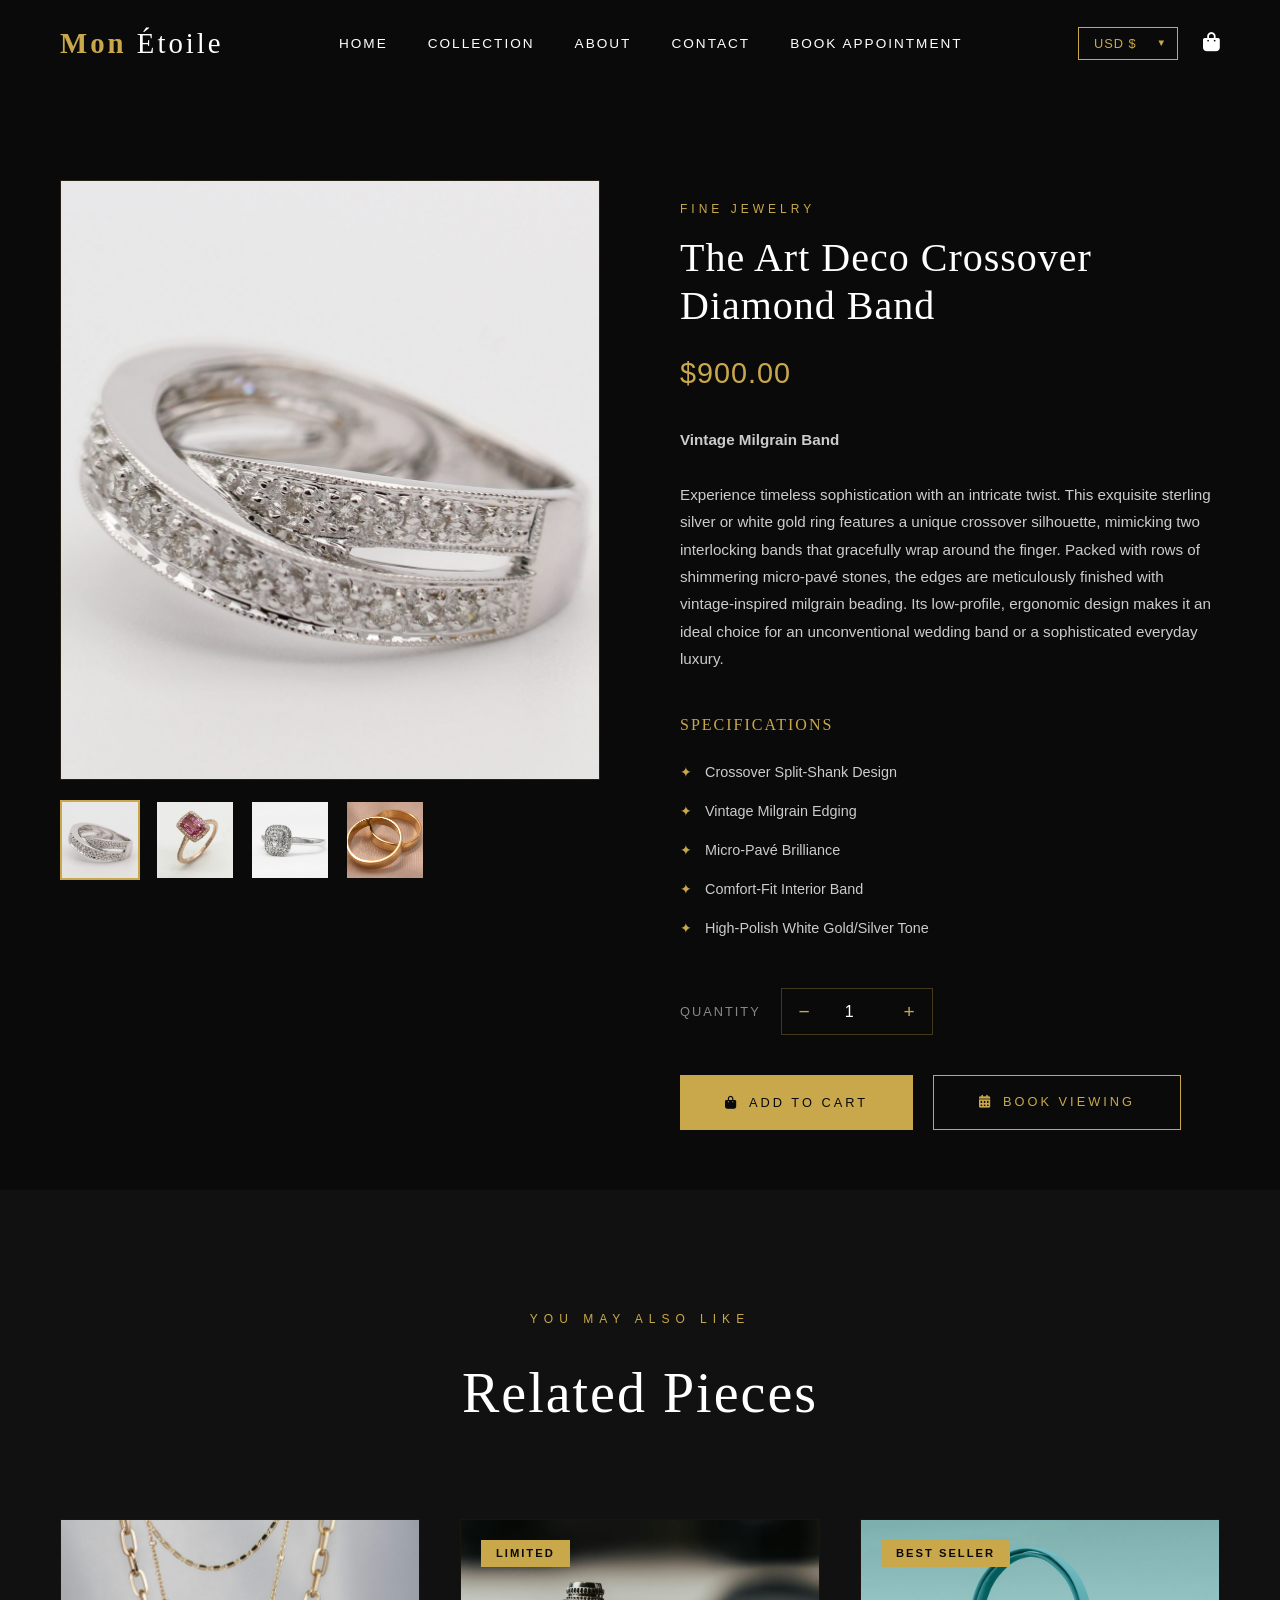
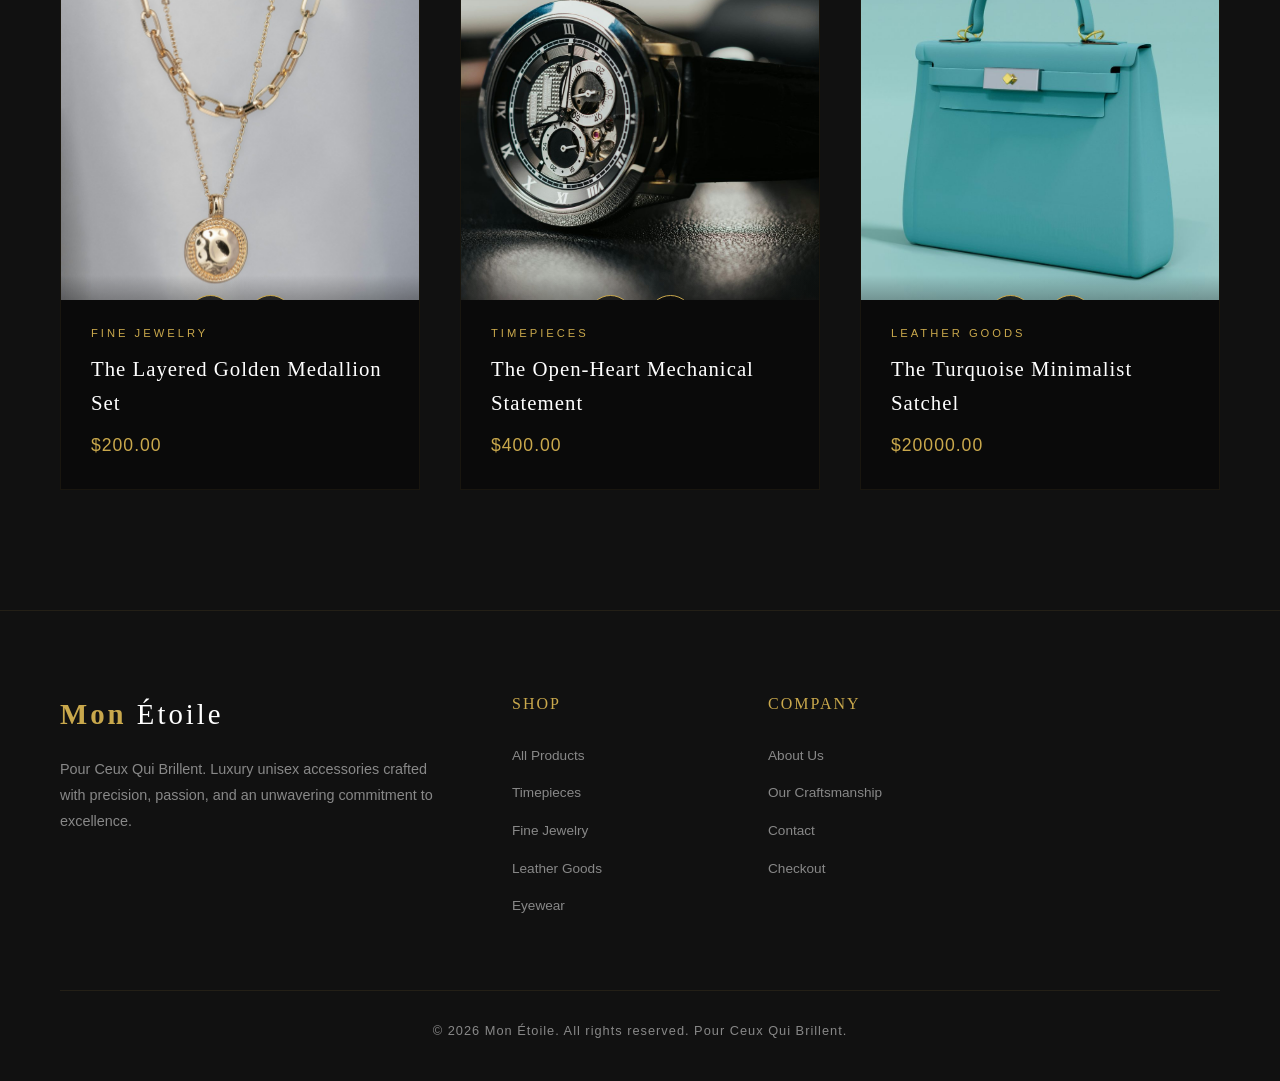
<file: product-jewelry-002.html>
<!DOCTYPE html>
<html lang="en">
<head>
  <meta charset="UTF-8">
  <meta name="viewport" content="width=device-width, initial-scale=1.0">
  <title>Lumière Signet Ring | Mon Étoile</title>
  <meta name="description" content="View product details for Lumière Signet Ring - Mon Étoile luxury accessories.">
  <link rel="stylesheet" href="styles.css">
  <link rel="stylesheet" href="https://cdnjs.cloudflare.com/ajax/libs/font-awesome/6.5.1/css/all.min.css">
</head>
<body>

  <!-- Navigation -->
  <nav class="navbar">
    <a href="index.html" class="logo">Mon <span>Étoile</span></a>

    <ul class="nav-links">
      <li><a href="index.html">Home</a></li>
      <li><a href="products.html">Collection</a></li>
      <li><a href="about.html">About</a></li>
      <li><a href="contact.html">Contact</a></li>
      <li><a href="booking.html">Book Appointment</a></li>
    </ul>

    <div class="nav-actions">
      <div class="currency-selector">
        <select id="currencySelect">
          <option value="USD">USD $</option>
          <option value="EUR">EUR €</option>
          <option value="GBP">GBP £</option>
          <option value="NGN">NGN ₦</option>
          <option value="CNY">CNY ¥</option>
          <option value="JPY">JPY ¥</option>
          <option value="CAD">CAD C$</option>
          <option value="AUD">AUD A$</option>
          <option value="CHF">CHF Fr</option>
          <option value="AED">AED د.إ</option>
          <option value="INR">INR ₹</option>
          <option value="ZAR">ZAR R</option>
          <option value="SGD">SGD S$</option>
          <option value="KRW">KRW ₩</option>
          <option value="BRL">BRL R$</option>
        </select>
      </div>
      <div class="cart-icon" id="cartToggle">
        <i class="fas fa-shopping-bag"></i>
        <span class="cart-count" id="cartCount" style="display:none;">0</span>
      </div>
      <button class="mobile-menu-btn"><i class="fas fa-bars"></i></button>
    </div>
  </nav>

  <!-- Product Detail -->
  <section class="product-detail">
    <div class="product-detail-grid">
      <div class="product-gallery fade-in">
        <img src="images/ring002.jpg" alt="Lumière Signet Ring" class="product-main-img" id="productMainImg">
        <div class="product-thumbs">
          <img src="images/ring002.jpg" alt="View 1" class="product-thumb active">
          <img src="images/ring001.jpg" alt="View 2" class="product-thumb">
          <img src="images/ring003.jpg" alt="View 3" class="product-thumb">
          <img src="images/ring004.jpg" alt="View 4" class="product-thumb">
        </div>
      </div>

      <div class="product-detail-info fade-in">
        <p class="product-detail-category">Fine Jewelry</p>
        <h1 class="product-detail-name">The Art Deco Crossover Diamond Band</h1>
        <p class="product-detail-price" data-price-usd="900">$900.00</p>

        <p class="product-detail-desc">
          <strong>Vintage Milgrain Band</strong><br><br>
          Experience timeless sophistication with an intricate twist. This exquisite sterling silver or white gold ring features a unique crossover silhouette, mimicking two interlocking bands that gracefully wrap around the finger. Packed with rows of shimmering micro-pavé stones, the edges are meticulously finished with vintage-inspired milgrain beading. Its low-profile, ergonomic design makes it an ideal choice for an unconventional wedding band or a sophisticated everyday luxury.
        </p>

        <div class="product-features">
          <h4>Specifications</h4>
          <ul>
            <li>Crossover Split-Shank Design</li>
            <li>Vintage Milgrain Edging</li>
            <li>Micro-Pavé Brilliance</li>
            <li>Comfort-Fit Interior Band</li>
            <li>High-Polish White Gold/Silver Tone</li>
          </ul>
        </div>

        <div class="product-quantity">
          <span class="quantity-label">Quantity</span>
          <div class="quantity-controls">
            <button class="quantity-btn" id="qtyMinus">−</button>
            <input type="number" class="quantity-input" id="quantityInput" value="1" min="1" max="10">
            <button class="quantity-btn" id="qtyPlus">+</button>
          </div>
        </div>

        <div class="product-detail-actions">
          <button class="btn btn-primary" id="addToCartBtn" data-id="jewelry-002" data-name="The Art Deco Crossover Diamond Band" data-price="900" data-image="images/ring001.jpg">
            <i class="fas fa-shopping-bag" style="margin-right: 10px;"></i>Add to Cart
          </button>
          <a href="booking.html" class="btn btn-outline">
            <i class="fas fa-calendar-alt" style="margin-right: 10px;"></i>Book Viewing
          </a>
        </div>
      </div>
    </div>
  </section>

  <!-- Related Products -->
  <section class="section products-section">
    <div class="section-header fade-in">
      <p class="section-label">You May Also Like</p>
      <h2 class="section-title">Related Pieces</h2>
    </div>

    <div class="products-grid">

      <div class="product-card fade-in">
        <div class="product-img-wrapper">
          <img src="images/necklace003.jpg" alt="Étoile Chain Necklace" class="product-img">
          
          <div class="product-actions">
            <button class="product-action-btn" onclick="quickAddToCart(this)" data-id="jewelry-001" data-name="The Layered Golden Medallion Set" data-price="200" data-image="images/ring002.jpg"><i class="fas fa-shopping-bag"></i></button>
            <a href="product-jewelry-001.html" class="product-action-btn"><i class="fas fa-eye"></i></a>
          </div>
        </div>
        <div class="product-info">
          <p class="product-category">Fine Jewelry</p>
          <h3 class="product-name">The Layered Golden Medallion Set</h3>
          <p class="product-price" data-price-usd="200">$200.00</p>
        </div>
      </div>

      <div class="product-card fade-in">
        <div class="product-img-wrapper">
          <img src="images/watch003.jpg" alt="The Open-Heart Mechanical Statement" class="product-img">
          <span class="product-badge">Limited</span>
          <div class="product-actions">
            <button class="product-action-btn" onclick="quickAddToCart(this)" data-id="watch-003" data-name="The Open-Heart Mechanical Statement" data-price="400" data-image="images/watch003.jpg"><i class="fas fa-shopping-bag"></i></button>
            <a href="product-watch-003.html" class="product-action-btn"><i class="fas fa-eye"></i></a>
          </div>
        </div>
        <div class="product-info">
          <p class="product-category">Timepieces</p>
          <h3 class="product-name">The Open-Heart Mechanical Statement</h3>
          <p class="product-price" data-price-usd="400">$400.00</p>
        </div>
      </div>

      <div class="product-card fade-in">
        <div class="product-img-wrapper">
          <img src="images/bag001.jpg" alt="Noir Leather Tote" class="product-img">
          <span class="product-badge">Best Seller</span>
          <div class="product-actions">
            <button class="product-action-btn" onclick="quickAddToCart(this)" data-id="bag-001" data-name="The Turquoise Minimalist Satchel"data-price="20000" data-image="images/bag001.jpg"><i class="fas fa-shopping-bag"></i></button>
            <a href="product-bag-001.html" class="product-action-btn"><i class="fas fa-eye"></i></a>
          </div>
        </div>
        <div class="product-info">
          <p class="product-category">Leather Goods</p>
          <h3 class="product-name">The Turquoise Minimalist Satchel</h3>
          <p class="product-price" data-price-usd="20000">$20000.00</p>
        </div>
      </div>

    </div>
  </section>

  <!-- Footer -->
<footer class="footer">
  <div class="footer-grid">

    <div class="footer-brand">
      <a href="index.html" class="logo">Mon <span>Étoile</span></a>
      <p>Pour Ceux Qui Brillent. Luxury unisex accessories crafted with precision, passion, and an unwavering commitment to excellence.</p>
    </div>

    <div class="footer-column">
      <h4>Shop</h4>
      <ul>
        <li><a href="products.html">All Products</a></li>
        <li><a href="products.html">Timepieces</a></li>
        <li><a href="products.html">Fine Jewelry</a></li>
        <li><a href="products.html">Leather Goods</a></li>
        <li><a href="products.html">Eyewear</a></li>
      </ul>
    </div>

    <div class="footer-column">
      <h4>Company</h4>
      <ul>
        <li><a href="about.html">About Us</a></li>
        <li><a href="about.html">Our Craftsmanship</a></li>
        <li><a href="contact.html">Contact</a></li>
        <li><a href="booking.html">Checkout</a></li>
      </ul>
    </div>

  </div> <!-- Close .footer-grid -->

  <div class="footer-bottom">
    <p>&copy; 2026 Mon Étoile. All rights reserved. Pour Ceux Qui Brillent.</p>
  </div>

</footer>

  <!-- Cart Sidebar -->
  <div class="cart-overlay" id="cartOverlay"></div>
  <div class="cart-sidebar" id="cartSidebar">
    <div class="cart-header">
      <h3>Your Cart</h3>
      <button class="cart-close" id="cartClose">×</button>
    </div>
    <div class="cart-items" id="cartItems">
      <div class="cart-empty">
        <p>Your cart is empty</p>
        <a href="products.html" class="btn btn-outline" style="margin-top: 20px;">Continue Shopping</a>
      </div>
    </div>
    <div class="cart-footer">
      <div class="cart-total">
        <span>Total</span>
        <span id="cartTotal">$0.00</span>
      </div>
      <a href="booking.html" class="btn btn-primary" style="width: 100%; text-align: center;">Proceed to Checkout</a>
    </div>
  </div>

  <!-- Currency Modal -->
  <div class="currency-modal" id="currencyModal">
    <div class="currency-modal-content">
      <button class="currency-modal-close" id="currencyModalClose">×</button>
      <h3>Select Currency</h3>
      <div class="currency-options">
        <div class="currency-option" data-currency="USD">
          <div class="currency-code">USD</div>
          <div class="currency-name">US Dollar</div>
        </div>
        <div class="currency-option" data-currency="EUR">
          <div class="currency-code">EUR</div>
          <div class="currency-name">Euro</div>
        </div>
        <div class="currency-option" data-currency="GBP">
          <div class="currency-code">GBP</div>
          <div class="currency-name">British Pound</div>
        </div>
        <div class="currency-option" data-currency="NGN">
          <div class="currency-code">NGN</div>
          <div class="currency-name">Nigerian Naira</div>
        </div>
        <div class="currency-option" data-currency="CNY">
          <div class="currency-code">CNY</div>
          <div class="currency-name">Chinese Yuan</div>
        </div>
        <div class="currency-option" data-currency="JPY">
          <div class="currency-code">JPY</div>
          <div class="currency-name">Japanese Yen</div>
        </div>
        <div class="currency-option" data-currency="CAD">
          <div class="currency-code">CAD</div>
          <div class="currency-name">Canadian Dollar</div>
        </div>
        <div class="currency-option" data-currency="AUD">
          <div class="currency-code">AUD</div>
          <div class="currency-name">Australian Dollar</div>
        </div>
        <div class="currency-option" data-currency="CHF">
          <div class="currency-code">CHF</div>
          <div class="currency-name">Swiss Franc</div>
        </div>
        <div class="currency-option" data-currency="AED">
          <div class="currency-code">AED</div>
          <div class="currency-name">UAE Dirham</div>
        </div>
        <div class="currency-option" data-currency="INR">
          <div class="currency-code">INR</div>
          <div class="currency-name">Indian Rupee</div>
        </div>
        <div class="currency-option" data-currency="ZAR">
          <div class="currency-code">ZAR</div>
          <div class="currency-name">South African Rand</div>
        </div>
        <div class="currency-option" data-currency="SGD">
          <div class="currency-code">SGD</div>
          <div class="currency-name">Singapore Dollar</div>
        </div>
        <div class="currency-option" data-currency="KRW">
          <div class="currency-code">KRW</div>
          <div class="currency-name">South Korean Won</div>
        </div>
        <div class="currency-option" data-currency="BRL">
          <div class="currency-code">BRL</div>
          <div class="currency-name">Brazilian Real</div>
        </div>
      </div>
    </div>
  </div>

  <script src="script.js"></script>
</body>
</html>
</file>
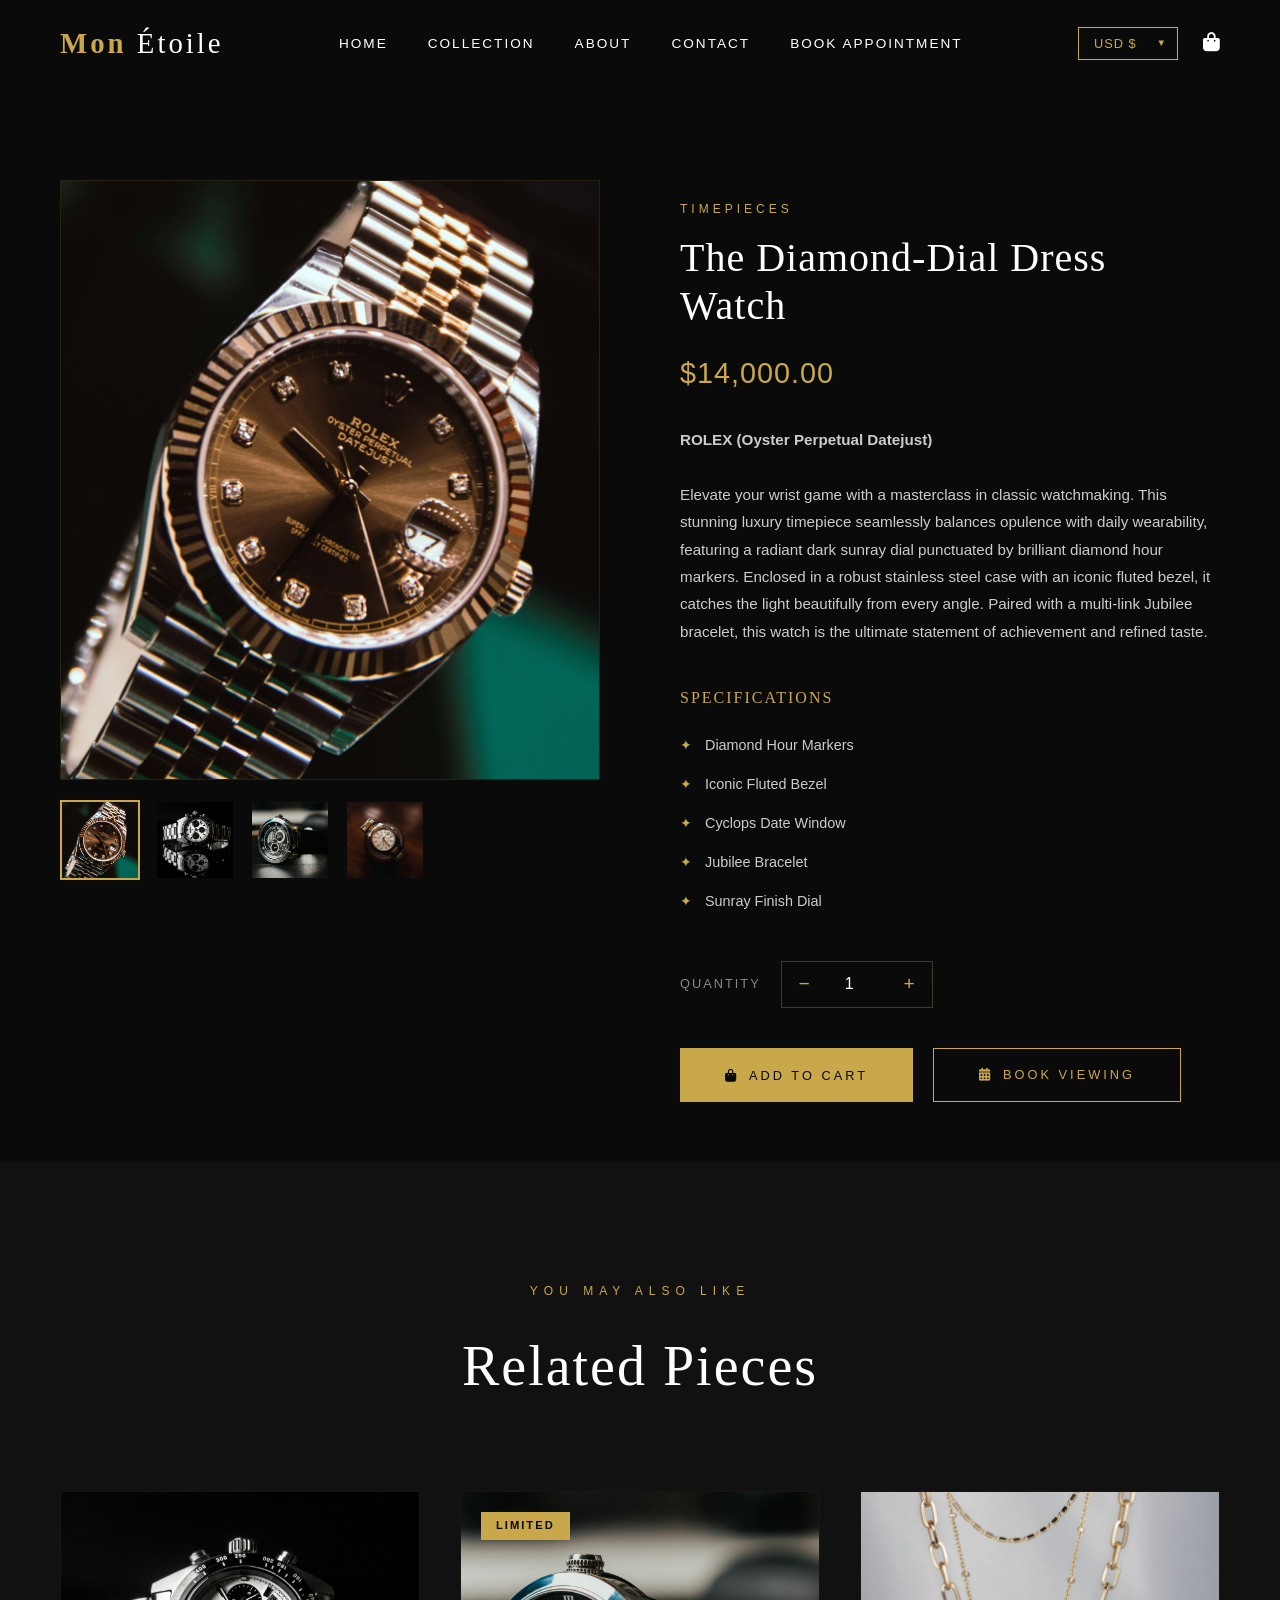
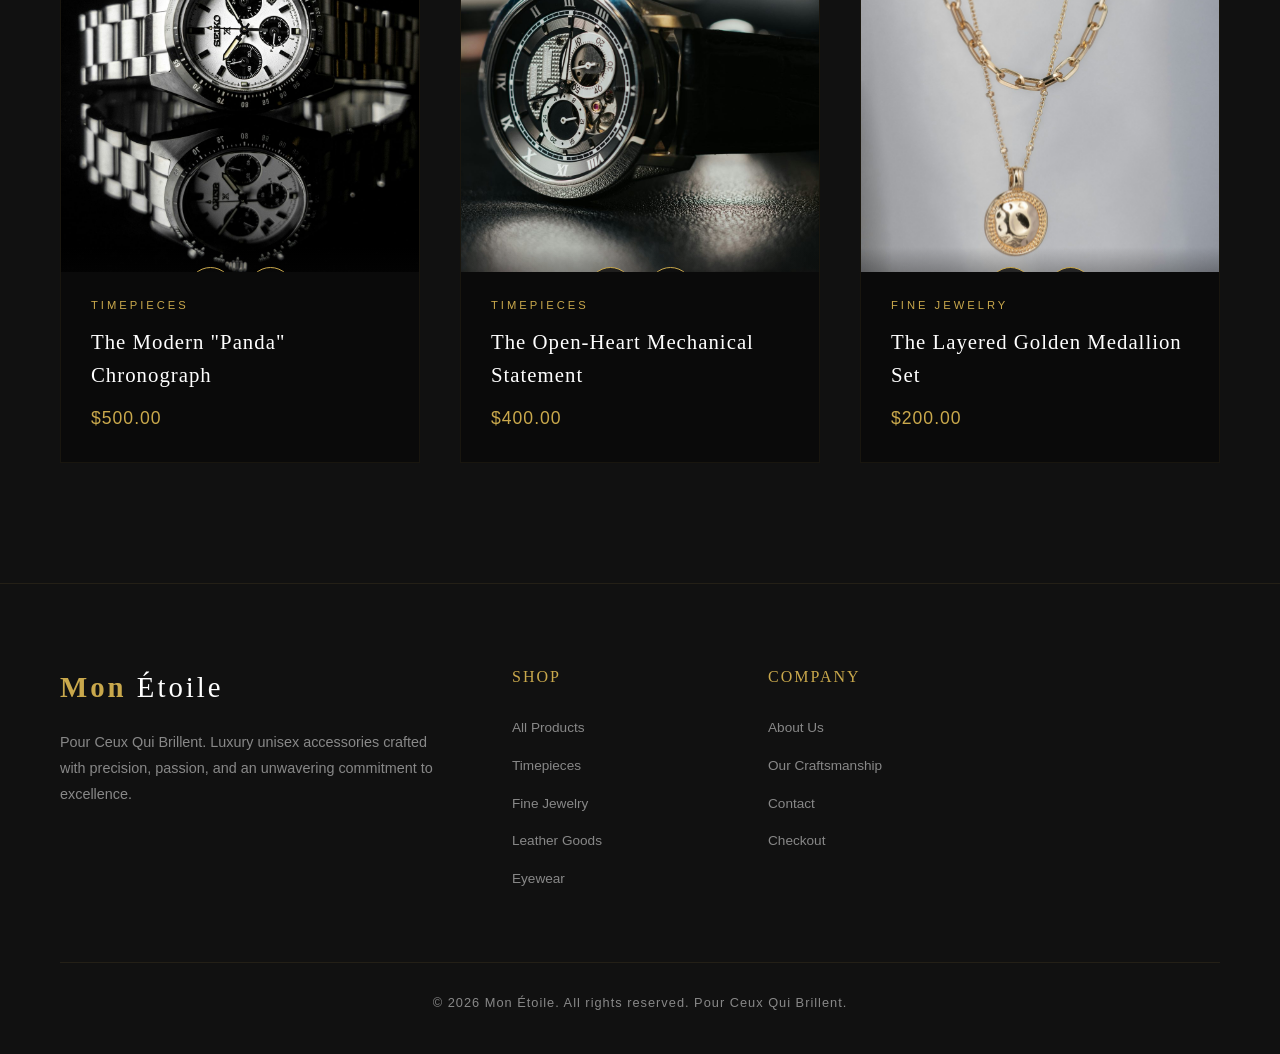
<file: product-watch-001.html>
<!DOCTYPE html>
<html lang="en">
<head>
  <meta charset="UTF-8">
  <meta name="viewport" content="width=device-width, initial-scale=1.0">
  <title>Product Detail | Mon Étoile</title>
  <meta name="description" content="View product details for Mon Étoile luxury accessories.">
  <link rel="stylesheet" href="styles.css">
  <link rel="stylesheet" href="https://cdnjs.cloudflare.com/ajax/libs/font-awesome/6.5.1/css/all.min.css">
</head>
<body>

  <!-- Navigation -->
  <nav class="navbar">
    <a href="index.html" class="logo">Mon <span>Étoile</span></a>

    <ul class="nav-links">
      <li><a href="index.html">Home</a></li>
      <li><a href="products.html">Collection</a></li>
      <li><a href="about.html">About</a></li>
      <li><a href="contact.html">Contact</a></li>
      <li><a href="booking.html">Book Appointment</a></li>
    </ul>

    <div class="nav-actions">
      <div class="currency-selector">
        <select id="currencySelect">
          <option value="USD">USD $</option>
          <option value="EUR">EUR €</option>
          <option value="GBP">GBP £</option>
          <option value="NGN">NGN ₦</option>
          <option value="CNY">CNY ¥</option>
          <option value="JPY">JPY ¥</option>
          <option value="CAD">CAD C$</option>
          <option value="AUD">AUD A$</option>
          <option value="CHF">CHF Fr</option>
          <option value="AED">AED د.إ</option>
          <option value="INR">INR ₹</option>
          <option value="ZAR">ZAR R</option>
          <option value="SGD">SGD S$</option>
          <option value="KRW">KRW ₩</option>
          <option value="BRL">BRL R$</option>
        </select>
      </div>
      <div class="cart-icon" id="cartToggle">
        <i class="fas fa-shopping-bag"></i>
        <span class="cart-count" id="cartCount" style="display:none;">0</span>
      </div>
      <button class="mobile-menu-btn"><i class="fas fa-bars"></i></button>
    </div>
  </nav>

  <!-- Product Detail -->
  <section class="product-detail">
    <div class="product-detail-grid">
      <div class="product-gallery fade-in">
        <img src="images/watch001.jpg" alt="Chronos Elite Watch" class="product-main-img" id="productMainImg">
        <div class="product-thumbs">
          <img src="images/watch001.jpg" alt="View 1" class="product-thumb active">
          <img src="images/watch002.jpg" alt="View 2" class="product-thumb">
          <img src="images/watch003.jpg" alt="View 3" class="product-thumb">
          <img src="images/watch004.jpg" alt="View 4" class="product-thumb">
        </div>
      </div>

      <div class="product-detail-info fade-in">
        <p class="product-detail-category">Timepieces</p>
        <h1 class="product-detail-name">The Diamond-Dial Dress Watch</h1>
        <p class="product-detail-price" data-price-usd="14000">$14,000.00</p>

        <p class="product-detail-desc">
          <strong>ROLEX (Oyster Perpetual Datejust)</strong><br><br>
          Elevate your wrist game with a masterclass in classic watchmaking. This stunning luxury timepiece seamlessly balances opulence with daily wearability, featuring a radiant dark sunray dial punctuated by brilliant diamond hour markers. Enclosed in a robust stainless steel case with an iconic fluted bezel, it catches the light beautifully from every angle. Paired with a multi-link Jubilee bracelet, this watch is the ultimate statement of achievement and refined taste.
        </p>

        <div class="product-features">
          <h4>Specifications</h4>
          <ul>
            <li>Diamond Hour Markers</li>
            <li>Iconic Fluted Bezel</li>
            <li>Cyclops Date Window</li>
            <li>Jubilee Bracelet</li>
            <li>Sunray Finish Dial</li>
            
          </ul>
        </div>

        <div class="product-quantity">
          <span class="quantity-label">Quantity</span>
          <div class="quantity-controls">
            <button class="quantity-btn" id="qtyMinus">−</button>
            <input type="number" class="quantity-input" id="quantityInput" value="1" min="1" max="10">
            <button class="quantity-btn" id="qtyPlus">+</button>
          </div>
        </div>

        <div class="product-detail-actions">
          <button class="btn btn-primary" id="addToCartBtn" data-id="watch-001" data-name="The Diamond-Dial Dress Watch" data-price="14000" data-image="images/watch001.jpg">
            <i class="fas fa-shopping-bag" style="margin-right: 10px;"></i>Add to Cart
          </button>
          <a href="booking.html" class="btn btn-outline">
            <i class="fas fa-calendar-alt" style="margin-right: 10px;"></i>Book Viewing
          </a>
        </div>
      </div>
    </div>
  </section>

  <!-- Related Products -->
  <section class="section products-section">
    <div class="section-header fade-in">
      <p class="section-label">You May Also Like</p>
      <h2 class="section-title">Related Pieces</h2>
    </div>

    <div class="products-grid">
      <div class="product-card fade-in">
        <div class="product-img-wrapper">
          <img src="images/watch002.jpg" alt="Midnight Chronograph" class="product-img">
          <div class="product-actions">
            <button class="product-action-btn" onclick="quickAddToCart(this)" data-id="watch-002" data-name="The Modern Panda Chronograph" data-price="500" data-image="images/watch002.jpg"><i class="fas fa-shopping-bag"></i></button>
            <a href="product-watch-002.html" class="product-action-btn"><i class="fas fa-eye"></i></a>
          </div>
        </div>
        <div class="product-info">
          <p class="product-category">Timepieces</p>
          <h3 class="product-name">The Modern "Panda" Chronograph</h3>
          <p class="product-price" data-price-usd="3200">$500.00</p>
        </div>
      </div>

      <div class="product-card fade-in">
        <div class="product-img-wrapper">
          <img src="images/watch003.jpg" alt="The Open-Heart Mechanical Statement" class="product-img">
          <span class="product-badge">Limited</span>
          <div class="product-actions">
            <button class="product-action-btn" onclick="quickAddToCart(this)" data-id="watch-003" data-name="The Open-Heart Mechanical Statement" data-price="400" data-image="images/watch003.jpg"><i class="fas fa-shopping-bag"></i></button>
            <a href="product-watch-003.html" class="product-action-btn"><i class="fas fa-eye"></i></a>
          </div>
        </div>
        <div class="product-info">
          <p class="product-category">Timepieces</p>
          <h3 class="product-name">The Open-Heart Mechanical Statement</h3>
          <p class="product-price" data-price-usd="1950">$400.00</p>
        </div>
      </div>

      <div class="product-card fade-in">
        <div class="product-img-wrapper">
          <img src="images/necklace003.jpg" alt="Étoile Chain Necklace" class="product-img">
          <div class="product-actions">
            <button class="product-action-btn" onclick="quickAddToCart(this)" data-id="jewelry-001" data-name="The Layered Golden Medallion Set" data-price="200" data-image="images/necklace003.jpg"><i class="fas fa-shopping-bag"></i></button>
            <a href="product-jewelry-001.html" class="product-action-btn"><i class="fas fa-eye"></i></a>
          </div>
        </div>
        <div class="product-info">
          <p class="product-category">Fine Jewelry</p>
          <h3 class="product-name">The Layered Golden Medallion Set</h3>
          <p class="product-price" data-price-usd="1200">$200.00</p>
        </div>
      </div>
    </div>
  </section>

  <!-- Footer -->
<footer class="footer">
  <div class="footer-grid">

    <div class="footer-brand">
      <a href="index.html" class="logo">Mon <span>Étoile</span></a>
      <p>Pour Ceux Qui Brillent. Luxury unisex accessories crafted with precision, passion, and an unwavering commitment to excellence.</p>
    </div>

    <div class="footer-column">
      <h4>Shop</h4>
      <ul>
        <li><a href="products.html">All Products</a></li>
        <li><a href="products.html">Timepieces</a></li>
        <li><a href="products.html">Fine Jewelry</a></li>
        <li><a href="products.html">Leather Goods</a></li>
        <li><a href="products.html">Eyewear</a></li>
      </ul>
    </div>

    <div class="footer-column">
      <h4>Company</h4>
      <ul>
        <li><a href="about.html">About Us</a></li>
        <li><a href="about.html">Our Craftsmanship</a></li>
        <li><a href="contact.html">Contact</a></li>
        <li><a href="booking.html">Checkout</a></li>
      </ul>
    </div>

  </div> <!-- Close .footer-grid -->

  <div class="footer-bottom">
    <p>&copy; 2026 Mon Étoile. All rights reserved. Pour Ceux Qui Brillent.</p>
  </div>

</footer>

  <!-- Cart Sidebar -->
  <div class="cart-overlay" id="cartOverlay"></div>
  <div class="cart-sidebar" id="cartSidebar">
    <div class="cart-header">
      <h3>Your Cart</h3>
      <button class="cart-close" id="cartClose">×</button>
    </div>
    <div class="cart-items" id="cartItems">
      <div class="cart-empty">
        <p>Your cart is empty</p>
        <a href="products.html" class="btn btn-outline" style="margin-top: 20px;">Continue Shopping</a>
      </div>
    </div>
    <div class="cart-footer">
      <div class="cart-total">
        <span>Total</span>
        <span id="cartTotal">$0.00</span>
      </div>
      <a href="booking.html" class="btn btn-primary" style="width: 100%; text-align: center;">Proceed to Checkout</a>
    </div>
  </div>

  <!-- Currency Modal -->
  <div class="currency-modal" id="currencyModal">
    <div class="currency-modal-content">
      <button class="currency-modal-close" id="currencyModalClose">×</button>
      <h3>Select Currency</h3>
      <div class="currency-options">
        <div class="currency-option" data-currency="USD">
          <div class="currency-code">USD</div>
          <div class="currency-name">US Dollar</div>
        </div>
        <div class="currency-option" data-currency="EUR">
          <div class="currency-code">EUR</div>
          <div class="currency-name">Euro</div>
        </div>
        <div class="currency-option" data-currency="GBP">
          <div class="currency-code">GBP</div>
          <div class="currency-name">British Pound</div>
        </div>
        <div class="currency-option" data-currency="NGN">
          <div class="currency-code">NGN</div>
          <div class="currency-name">Nigerian Naira</div>
        </div>
        <div class="currency-option" data-currency="CNY">
          <div class="currency-code">CNY</div>
          <div class="currency-name">Chinese Yuan</div>
        </div>
        <div class="currency-option" data-currency="JPY">
          <div class="currency-code">JPY</div>
          <div class="currency-name">Japanese Yen</div>
        </div>
        <div class="currency-option" data-currency="CAD">
          <div class="currency-code">CAD</div>
          <div class="currency-name">Canadian Dollar</div>
        </div>
        <div class="currency-option" data-currency="AUD">
          <div class="currency-code">AUD</div>
          <div class="currency-name">Australian Dollar</div>
        </div>
        <div class="currency-option" data-currency="CHF">
          <div class="currency-code">CHF</div>
          <div class="currency-name">Swiss Franc</div>
        </div>
        <div class="currency-option" data-currency="AED">
          <div class="currency-code">AED</div>
          <div class="currency-name">UAE Dirham</div>
        </div>
        <div class="currency-option" data-currency="INR">
          <div class="currency-code">INR</div>
          <div class="currency-name">Indian Rupee</div>
        </div>
        <div class="currency-option" data-currency="ZAR">
          <div class="currency-code">ZAR</div>
          <div class="currency-name">South African Rand</div>
        </div>
        <div class="currency-option" data-currency="SGD">
          <div class="currency-code">SGD</div>
          <div class="currency-name">Singapore Dollar</div>
        </div>
        <div class="currency-option" data-currency="KRW">
          <div class="currency-code">KRW</div>
          <div class="currency-name">South Korean Won</div>
        </div>
        <div class="currency-option" data-currency="BRL">
          <div class="currency-code">BRL</div>
          <div class="currency-name">Brazilian Real</div>
        </div>
      </div>
    </div>
  </div>

  <script src="script.js"></script>
</body>
</html>
</file>
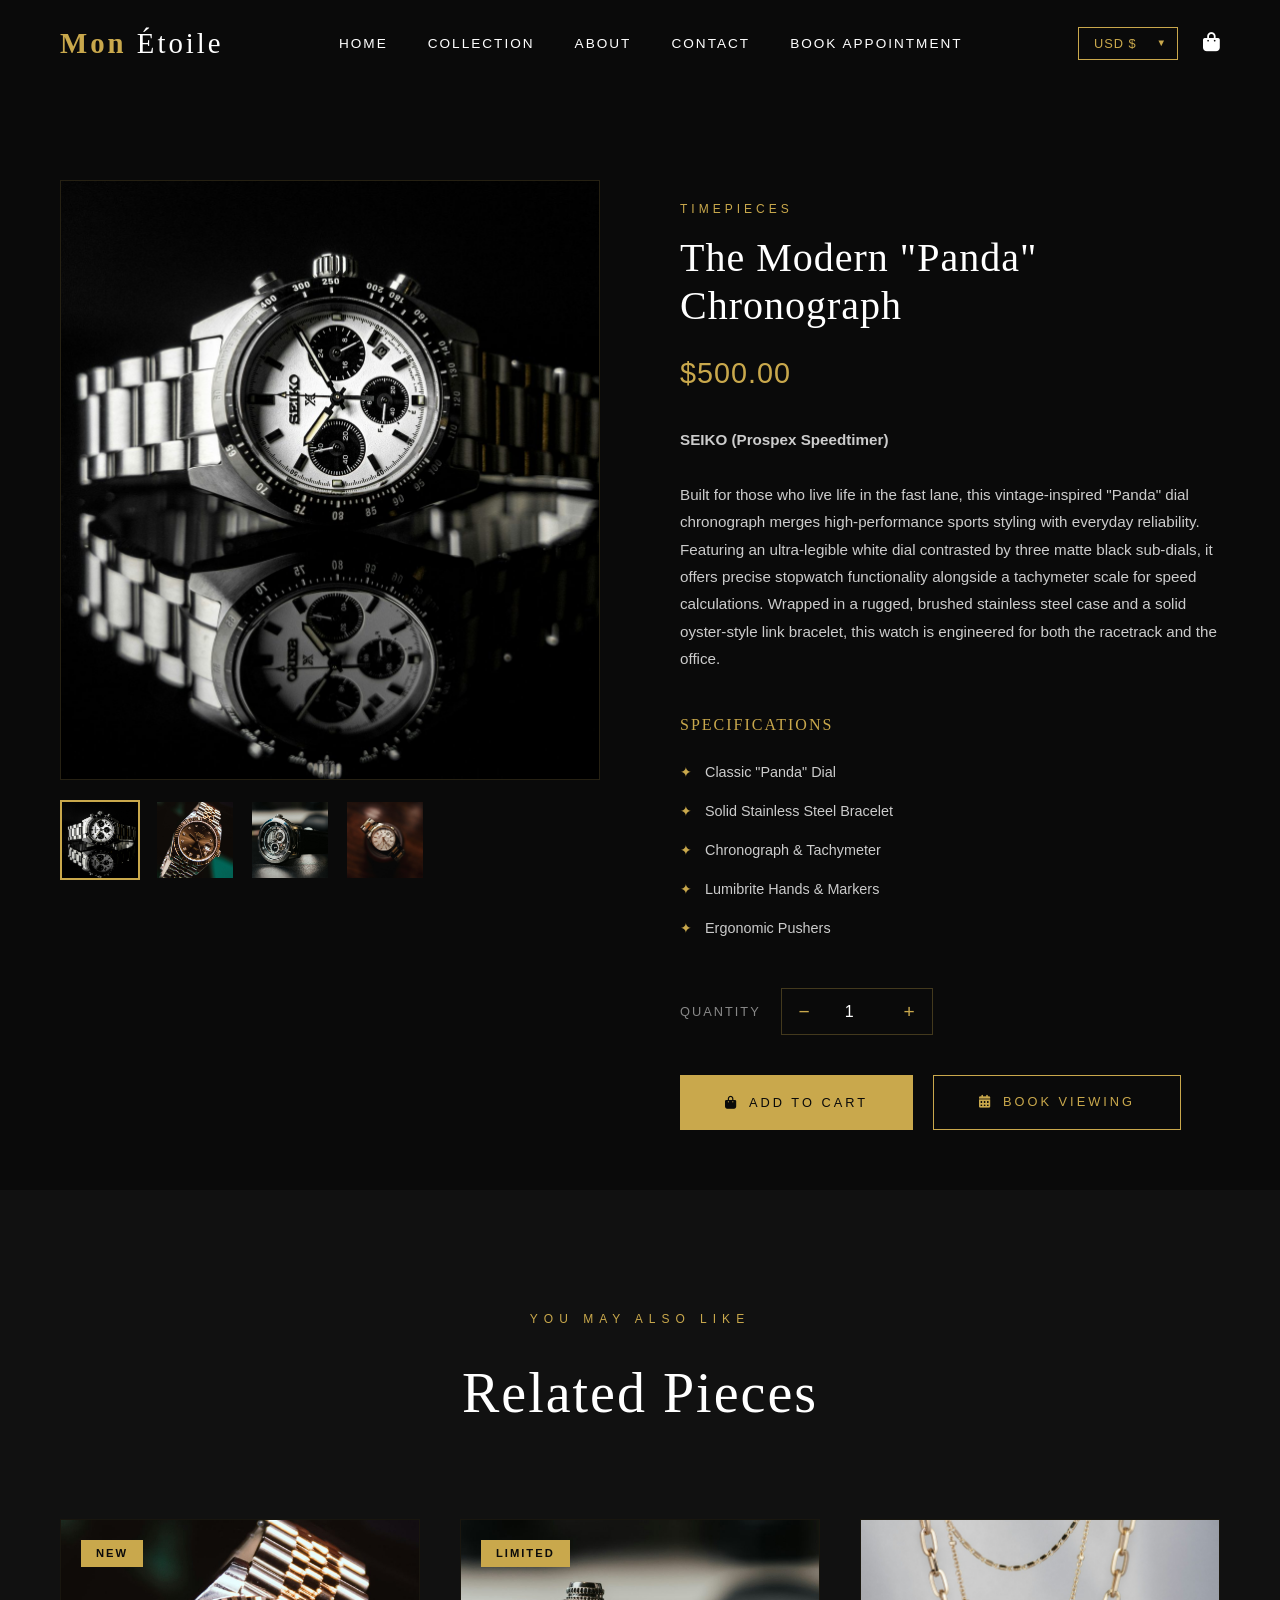
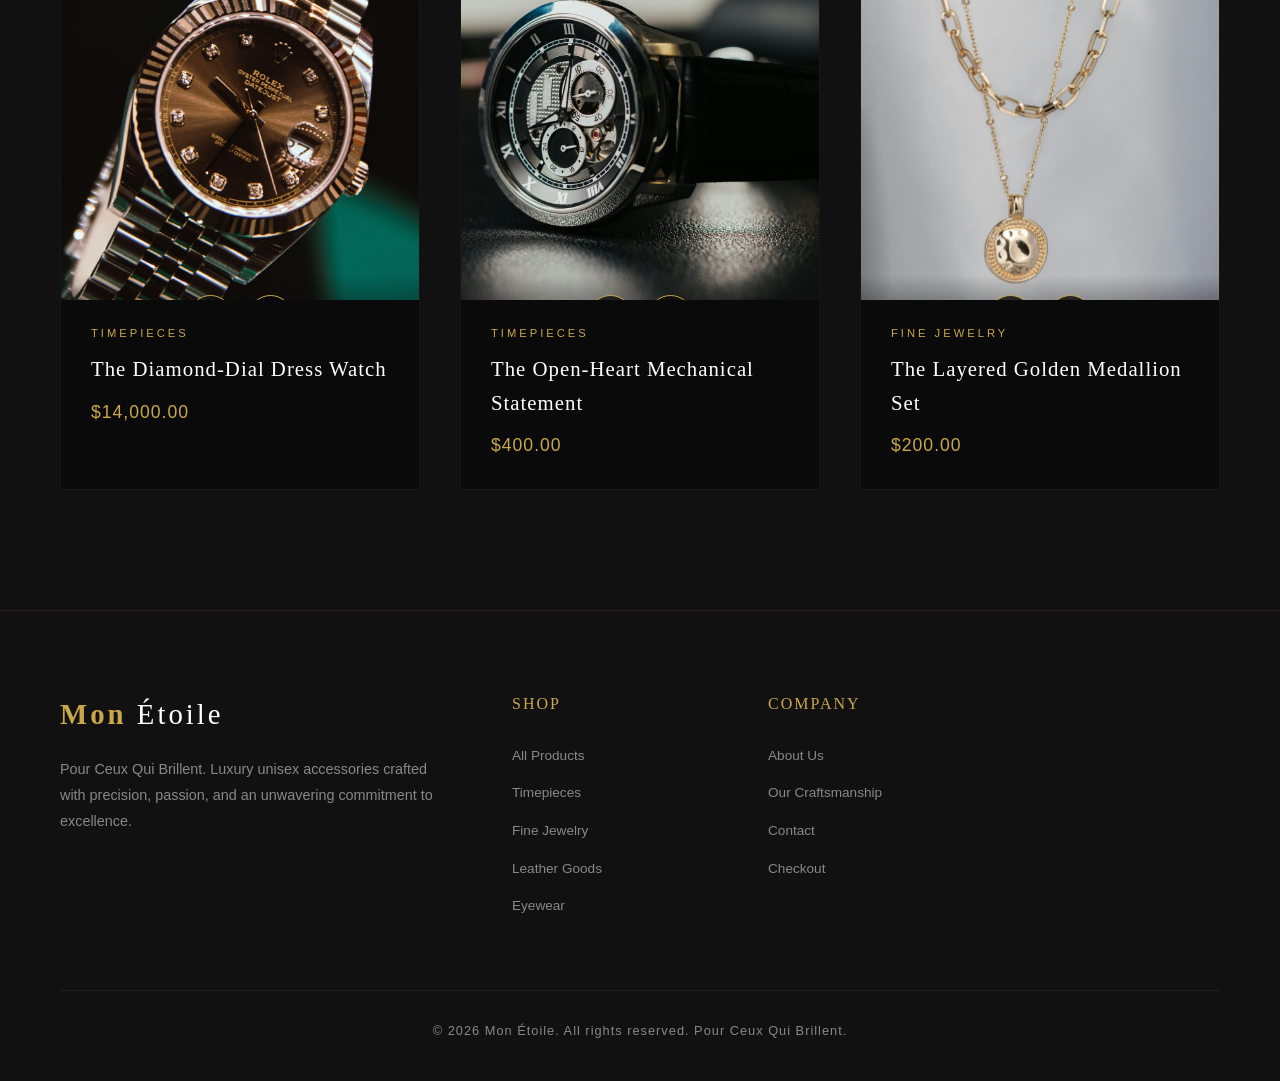
<file: product-watch-002.html>
<!DOCTYPE html>
<html lang="en">
<head>
  <meta charset="UTF-8">
  <meta name="viewport" content="width=device-width, initial-scale=1.0">
  <title>Midnight Chronograph | Mon Étoile</title>
  <meta name="description" content="View product details for Midnight Chronograph - Mon Étoile luxury accessories.">
  <link rel="stylesheet" href="styles.css">
  <link rel="stylesheet" href="https://cdnjs.cloudflare.com/ajax/libs/font-awesome/6.5.1/css/all.min.css">
</head>
<body>

  <!-- Navigation -->
  <nav class="navbar">
    <a href="index.html" class="logo">Mon <span>Étoile</span></a>

    <ul class="nav-links">
      <li><a href="index.html">Home</a></li>
      <li><a href="products.html">Collection</a></li>
      <li><a href="about.html">About</a></li>
      <li><a href="contact.html">Contact</a></li>
      <li><a href="booking.html">Book Appointment</a></li>
    </ul>

    <div class="nav-actions">
      <div class="currency-selector">
        <select id="currencySelect">
          <option value="USD">USD $</option>
          <option value="EUR">EUR €</option>
          <option value="GBP">GBP £</option>
          <option value="NGN">NGN ₦</option>
          <option value="CNY">CNY ¥</option>
          <option value="JPY">JPY ¥</option>
          <option value="CAD">CAD C$</option>
          <option value="AUD">AUD A$</option>
          <option value="CHF">CHF Fr</option>
          <option value="AED">AED د.إ</option>
          <option value="INR">INR ₹</option>
          <option value="ZAR">ZAR R</option>
          <option value="SGD">SGD S$</option>
          <option value="KRW">KRW ₩</option>
          <option value="BRL">BRL R$</option>
        </select>
      </div>
      <div class="cart-icon" id="cartToggle">
        <i class="fas fa-shopping-bag"></i>
        <span class="cart-count" id="cartCount" style="display:none;">0</span>
      </div>
      <button class="mobile-menu-btn"><i class="fas fa-bars"></i></button>
    </div>
  </nav>

  <!-- Product Detail -->
  <section class="product-detail">
    <div class="product-detail-grid">
      <div class="product-gallery fade-in">
        <img src="images/watch002.jpg" alt="Midnight Chronograph" class="product-main-img" id="productMainImg">
        <div class="product-thumbs">
          <img src="images/watch002.jpg" alt="View 1" class="product-thumb active">
          <img src="images/watch001.jpg" alt="View 2" class="product-thumb">
          <img src="images/watch003.jpg" alt="View 3" class="product-thumb">
          <img src="images/watch004.jpg" alt="View 4" class="product-thumb">
        </div>
      </div>

      <div class="product-detail-info fade-in">
        <p class="product-detail-category">Timepieces</p>
        <h1 class="product-detail-name">The Modern "Panda" Chronograph</h1>
        <p class="product-detail-price" data-price-usd="500">$500.00</p>

        <p class="product-detail-desc">
          <strong>SEIKO (Prospex Speedtimer)</strong><br><br>
          Built for those who live life in the fast lane, this vintage-inspired "Panda" dial chronograph merges high-performance sports styling with everyday reliability. Featuring an ultra-legible white dial contrasted by three matte black sub-dials, it offers precise stopwatch functionality alongside a tachymeter scale for speed calculations. Wrapped in a rugged, brushed stainless steel case and a solid oyster-style link bracelet, this watch is engineered for both the racetrack and the office.
        </p>

        <div class="product-features">
          <h4>Specifications</h4>
          <ul>
            <li>Classic "Panda" Dial</li>
            <li>Solid Stainless Steel Bracelet</li>
            <li>Chronograph & Tachymeter</li>
            <li>Lumibrite Hands & Markers</li>
            <li>Ergonomic Pushers</li>
          </ul>
        </div>

        <div class="product-quantity">
          <span class="quantity-label">Quantity</span>
          <div class="quantity-controls">
            <button class="quantity-btn" id="qtyMinus">−</button>
            <input type="number" class="quantity-input" id="quantityInput" value="1" min="1" max="10">
            <button class="quantity-btn" id="qtyPlus">+</button>
          </div>
        </div>

        <div class="product-detail-actions">
          <button class="btn btn-primary" id="addToCartBtn" data-id="watch-002" data-name="The Modern Panda Chronograph" data-price="500" data-image="images/watch002.jpg">
            <i class="fas fa-shopping-bag" style="margin-right: 10px;"></i>Add to Cart
          </button>
          <a href="booking.html" class="btn btn-outline">
            <i class="fas fa-calendar-alt" style="margin-right: 10px;"></i>Book Viewing
          </a>
        </div>
      </div>
    </div>
  </section>

  <!-- Related Products -->
  <section class="section products-section">
    <div class="section-header fade-in">
      <p class="section-label">You May Also Like</p>
      <h2 class="section-title">Related Pieces</h2>
    </div>

    <div class="products-grid">

      <div class="product-card fade-in">
        <div class="product-img-wrapper">
          <img src="images/watch001.jpg" alt="The Diamond-Dial Dress Watch" class="product-img">
          <span class="product-badge">New</span>
          <div class="product-actions">
            <button class="product-action-btn" onclick="quickAddToCart(this)" data-id="watch-001" data-name="Chronos Elite Watch" data-price="14000" data-image="images/watch001.jpg"><i class="fas fa-shopping-bag"></i></button>
            <a href="product-watch-001.html" class="product-action-btn"><i class="fas fa-eye"></i></a>
          </div>
        </div>
        <div class="product-info">
          <p class="product-category">Timepieces</p>
          <h3 class="product-name">The Diamond-Dial Dress Watch</h3>
          <p class="product-price" data-price-usd="14000">$14,000.00</p>
        </div>
      </div>

      <div class="product-card fade-in">
        <div class="product-img-wrapper">
          <img src="images/watch003.jpg" alt="Aurum Minimalist" class="product-img">
          <span class="product-badge">Limited</span>
          <div class="product-actions">
            <button class="product-action-btn" onclick="quickAddToCart(this)" data-id="watch-003" data-name="The Open-Heart Mechanical Statement" data-price="400" data-image="images/watch003.jpg"><i class="fas fa-shopping-bag"></i></button>
            <a href="product-watch-003.html" class="product-action-btn"><i class="fas fa-eye"></i></a>
          </div>
        </div>
        <div class="product-info">
          <p class="product-category">Timepieces</p>
          <h3 class="product-name">The Open-Heart Mechanical Statement</h3>
          <p class="product-price" data-price-usd="400">$400.00</p>
        </div>
      </div>

      <div class="product-card fade-in">
        <div class="product-img-wrapper">
          <img src="images/necklace003.jpg" alt="Étoile Chain Necklace" class="product-img">
          
          <div class="product-actions">
            <button class="product-action-btn" onclick="quickAddToCart(this)" data-id="jewelry-001" data-name="The Layered Golden Medallion Set" data-price="200" data-image="images/ring002.jpg"><i class="fas fa-shopping-bag"></i></button>
            <a href="product-jewelry-001.html" class="product-action-btn"><i class="fas fa-eye"></i></a>
          </div>
        </div>
        <div class="product-info">
          <p class="product-category">Fine Jewelry</p>
          <h3 class="product-name">The Layered Golden Medallion Set</h3>
          <p class="product-price" data-price-usd="200">$200.00</p>
        </div>
      </div>

    </div>
  </section>

  <!-- Footer -->
<footer class="footer">
  <div class="footer-grid">

    <div class="footer-brand">
      <a href="index.html" class="logo">Mon <span>Étoile</span></a>
      <p>Pour Ceux Qui Brillent. Luxury unisex accessories crafted with precision, passion, and an unwavering commitment to excellence.</p>
    </div>

    <div class="footer-column">
      <h4>Shop</h4>
      <ul>
        <li><a href="products.html">All Products</a></li>
        <li><a href="products.html">Timepieces</a></li>
        <li><a href="products.html">Fine Jewelry</a></li>
        <li><a href="products.html">Leather Goods</a></li>
        <li><a href="products.html">Eyewear</a></li>
      </ul>
    </div>

    <div class="footer-column">
      <h4>Company</h4>
      <ul>
        <li><a href="about.html">About Us</a></li>
        <li><a href="about.html">Our Craftsmanship</a></li>
        <li><a href="contact.html">Contact</a></li>
        <li><a href="booking.html">Checkout</a></li>
      </ul>
    </div>

  </div> <!-- Close .footer-grid -->

  <div class="footer-bottom">
    <p>&copy; 2026 Mon Étoile. All rights reserved. Pour Ceux Qui Brillent.</p>
  </div>

</footer>

  <!-- Cart Sidebar -->
  <div class="cart-overlay" id="cartOverlay"></div>
  <div class="cart-sidebar" id="cartSidebar">
    <div class="cart-header">
      <h3>Your Cart</h3>
      <button class="cart-close" id="cartClose">×</button>
    </div>
    <div class="cart-items" id="cartItems">
      <div class="cart-empty">
        <p>Your cart is empty</p>
        <a href="products.html" class="btn btn-outline" style="margin-top: 20px;">Continue Shopping</a>
      </div>
    </div>
    <div class="cart-footer">
      <div class="cart-total">
        <span>Total</span>
        <span id="cartTotal">$0.00</span>
      </div>
      <a href="booking.html" class="btn btn-primary" style="width: 100%; text-align: center;">Proceed to Checkout</a>
    </div>
  </div>

  <!-- Currency Modal -->
  <div class="currency-modal" id="currencyModal">
    <div class="currency-modal-content">
      <button class="currency-modal-close" id="currencyModalClose">×</button>
      <h3>Select Currency</h3>
      <div class="currency-options">
        <div class="currency-option" data-currency="USD">
          <div class="currency-code">USD</div>
          <div class="currency-name">US Dollar</div>
        </div>
        <div class="currency-option" data-currency="EUR">
          <div class="currency-code">EUR</div>
          <div class="currency-name">Euro</div>
        </div>
        <div class="currency-option" data-currency="GBP">
          <div class="currency-code">GBP</div>
          <div class="currency-name">British Pound</div>
        </div>
        <div class="currency-option" data-currency="NGN">
          <div class="currency-code">NGN</div>
          <div class="currency-name">Nigerian Naira</div>
        </div>
        <div class="currency-option" data-currency="CNY">
          <div class="currency-code">CNY</div>
          <div class="currency-name">Chinese Yuan</div>
        </div>
        <div class="currency-option" data-currency="JPY">
          <div class="currency-code">JPY</div>
          <div class="currency-name">Japanese Yen</div>
        </div>
        <div class="currency-option" data-currency="CAD">
          <div class="currency-code">CAD</div>
          <div class="currency-name">Canadian Dollar</div>
        </div>
        <div class="currency-option" data-currency="AUD">
          <div class="currency-code">AUD</div>
          <div class="currency-name">Australian Dollar</div>
        </div>
        <div class="currency-option" data-currency="CHF">
          <div class="currency-code">CHF</div>
          <div class="currency-name">Swiss Franc</div>
        </div>
        <div class="currency-option" data-currency="AED">
          <div class="currency-code">AED</div>
          <div class="currency-name">UAE Dirham</div>
        </div>
        <div class="currency-option" data-currency="INR">
          <div class="currency-code">INR</div>
          <div class="currency-name">Indian Rupee</div>
        </div>
        <div class="currency-option" data-currency="ZAR">
          <div class="currency-code">ZAR</div>
          <div class="currency-name">South African Rand</div>
        </div>
        <div class="currency-option" data-currency="SGD">
          <div class="currency-code">SGD</div>
          <div class="currency-name">Singapore Dollar</div>
        </div>
        <div class="currency-option" data-currency="KRW">
          <div class="currency-code">KRW</div>
          <div class="currency-name">South Korean Won</div>
        </div>
        <div class="currency-option" data-currency="BRL">
          <div class="currency-code">BRL</div>
          <div class="currency-name">Brazilian Real</div>
        </div>
      </div>
    </div>
  </div>

  <script src="script.js"></script>
</body>
</html>
</file>
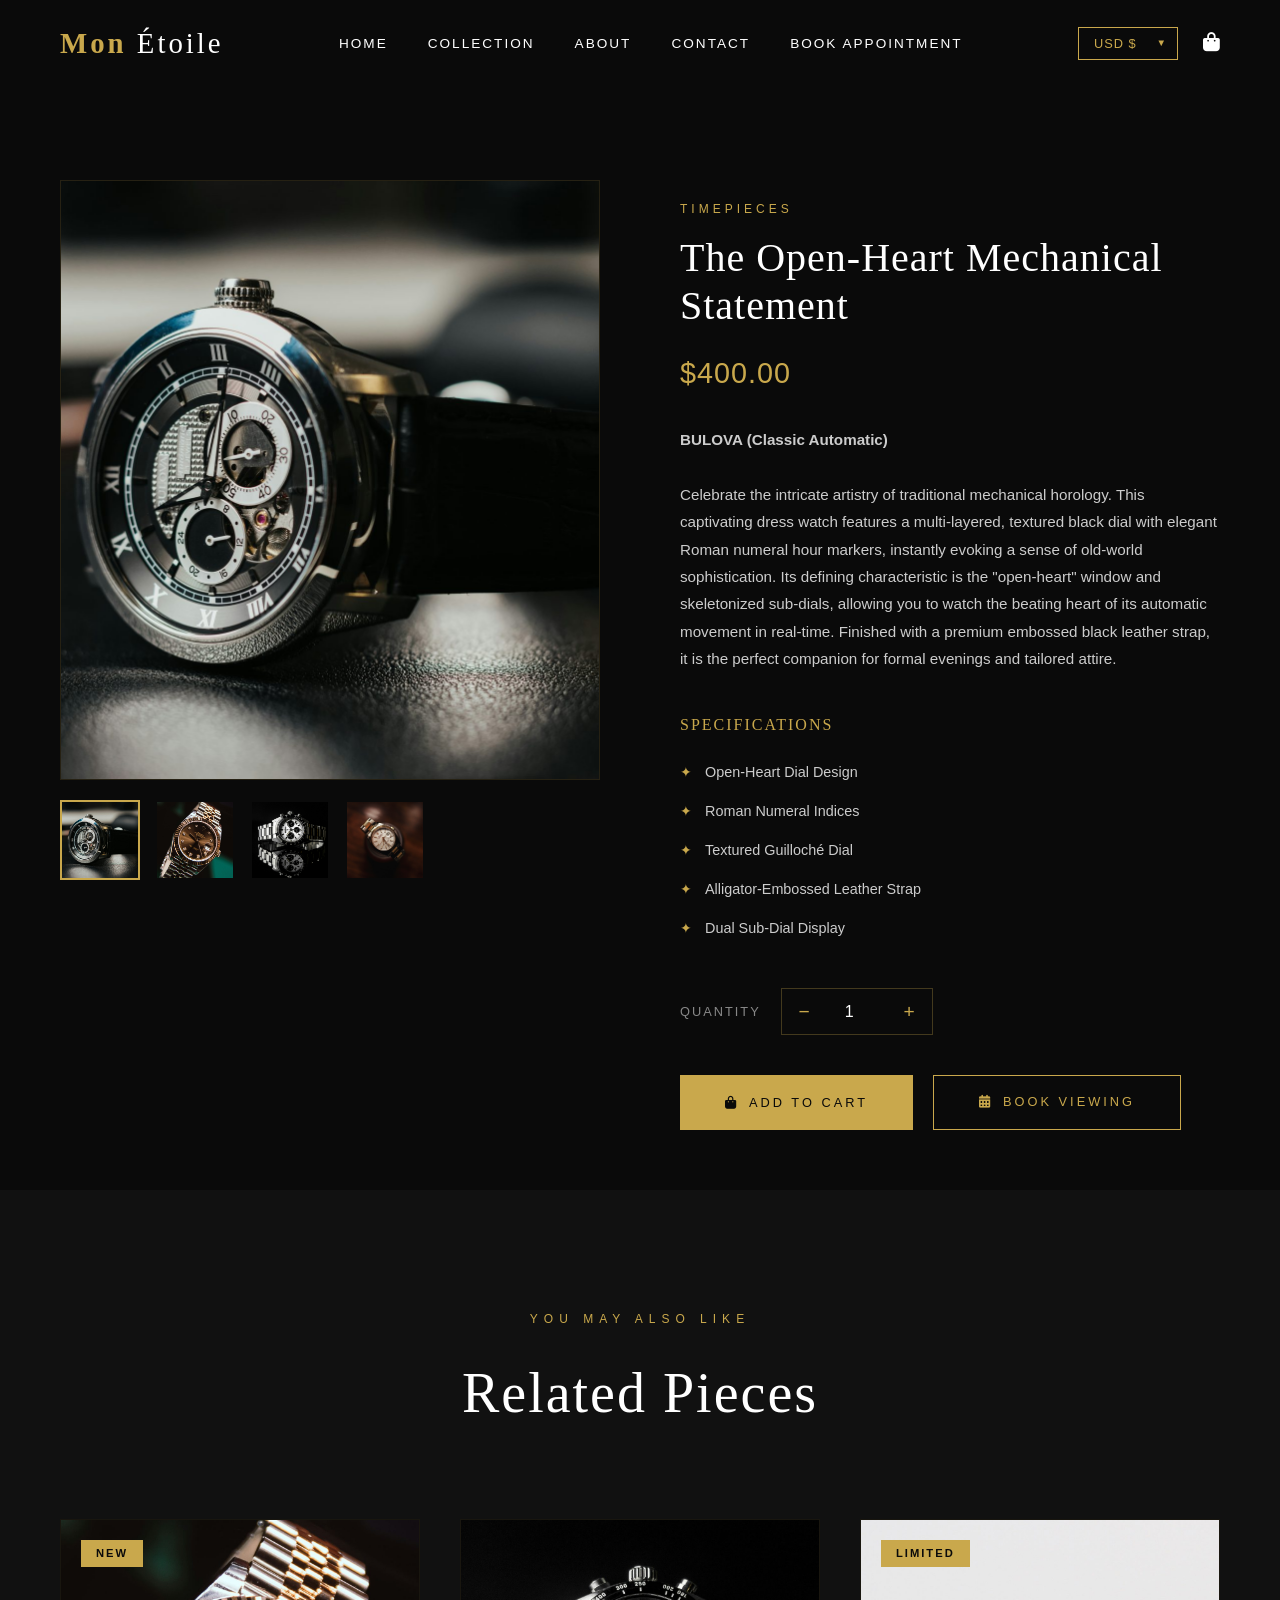
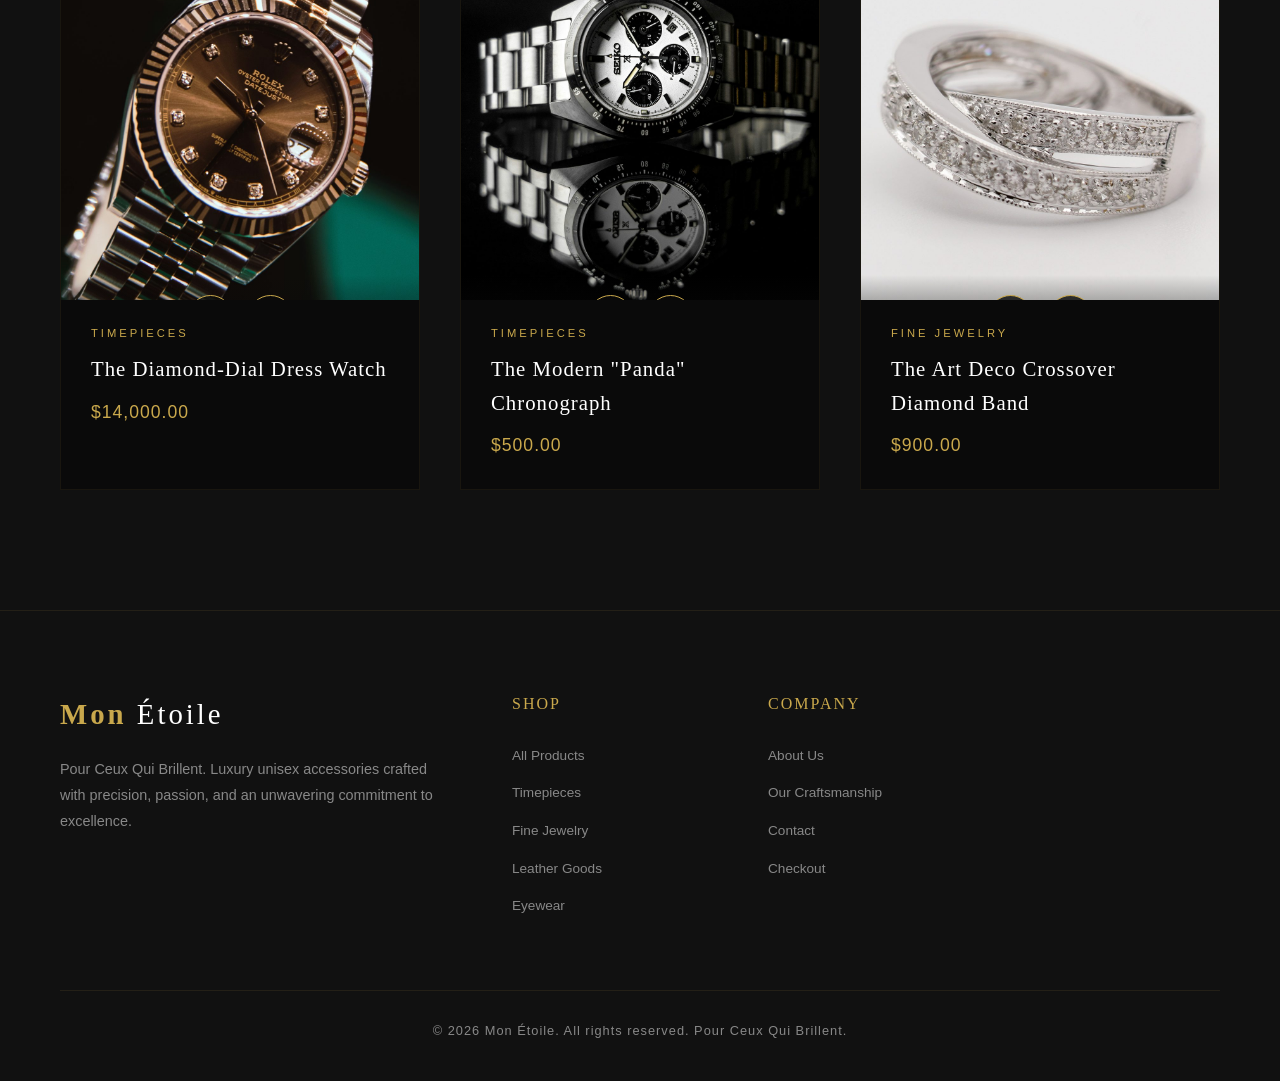
<file: product-watch-003.html>
<!DOCTYPE html>
<html lang="en">
<head>
  <meta charset="UTF-8">
  <meta name="viewport" content="width=device-width, initial-scale=1.0">
  <title>Aurum Minimalist | Mon Étoile</title>
  <meta name="description" content="View product details for Aurum Minimalist - Mon Étoile luxury accessories.">
  <link rel="stylesheet" href="styles.css">
  <link rel="stylesheet" href="https://cdnjs.cloudflare.com/ajax/libs/font-awesome/6.5.1/css/all.min.css">
</head>
<body>

  <!-- Navigation -->
  <nav class="navbar">
    <a href="index.html" class="logo">Mon <span>Étoile</span></a>

    <ul class="nav-links">
      <li><a href="index.html">Home</a></li>
      <li><a href="products.html">Collection</a></li>
      <li><a href="about.html">About</a></li>
      <li><a href="contact.html">Contact</a></li>
      <li><a href="booking.html">Book Appointment</a></li>
    </ul>

    <div class="nav-actions">
      <div class="currency-selector">
        <select id="currencySelect">
          <option value="USD">USD $</option>
          <option value="EUR">EUR €</option>
          <option value="GBP">GBP £</option>
          <option value="NGN">NGN ₦</option>
          <option value="CNY">CNY ¥</option>
          <option value="JPY">JPY ¥</option>
          <option value="CAD">CAD C$</option>
          <option value="AUD">AUD A$</option>
          <option value="CHF">CHF Fr</option>
          <option value="AED">AED د.إ</option>
          <option value="INR">INR ₹</option>
          <option value="ZAR">ZAR R</option>
          <option value="SGD">SGD S$</option>
          <option value="KRW">KRW ₩</option>
          <option value="BRL">BRL R$</option>
        </select>
      </div>
      <div class="cart-icon" id="cartToggle">
        <i class="fas fa-shopping-bag"></i>
        <span class="cart-count" id="cartCount" style="display:none;">0</span>
      </div>
      <button class="mobile-menu-btn"><i class="fas fa-bars"></i></button>
    </div>
  </nav>

  <!-- Product Detail -->
  <section class="product-detail">
    <div class="product-detail-grid">
      <div class="product-gallery fade-in">
        <img src="images/watch003.jpg" alt="Aurum Minimalist" class="product-main-img" id="productMainImg">
        <div class="product-thumbs">
          <img src="images/watch003.jpg" alt="View 1" class="product-thumb active">
          <img src="images/watch001.jpg" alt="View 2" class="product-thumb">
          <img src="images/watch002.jpg" alt="View 3" class="product-thumb">
          <img src="images/watch004.jpg" alt="View 4" class="product-thumb">
        </div>
      </div>

      <div class="product-detail-info fade-in">
        <p class="product-detail-category">Timepieces</p>
        <h1 class="product-detail-name">The Open-Heart Mechanical Statement</h1>
        <p class="product-detail-price" data-price-usd="400">$400.00</p>

        <p class="product-detail-desc">
          <strong>BULOVA (Classic Automatic)</strong><br><br>
          Celebrate the intricate artistry of traditional mechanical horology. This captivating dress watch features a multi-layered, textured black dial with elegant Roman numeral hour markers, instantly evoking a sense of old-world sophistication. Its defining characteristic is the "open-heart" window and skeletonized sub-dials, allowing you to watch the beating heart of its automatic movement in real-time. Finished with a premium embossed black leather strap, it is the perfect companion for formal evenings and tailored attire.
        </p>

        <div class="product-features">
          <h4>Specifications</h4>
          <ul>
            <li>Open-Heart Dial Design</li>
            <li>Roman Numeral Indices</li>
            <li>Textured Guilloché Dial</li>
            <li>Alligator-Embossed Leather Strap</li>
            <li>Dual Sub-Dial Display</li>
          </ul>
        </div>

        <div class="product-quantity">
          <span class="quantity-label">Quantity</span>
          <div class="quantity-controls">
            <button class="quantity-btn" id="qtyMinus">−</button>
            <input type="number" class="quantity-input" id="quantityInput" value="1" min="1" max="10">
            <button class="quantity-btn" id="qtyPlus">+</button>
          </div>
        </div>

        <div class="product-detail-actions">
          <button class="btn btn-primary" id="addToCartBtn" data-id="watch-003" data-name="The Open-Heart Mechanical Statement" data-price="400" data-image="images/watch003.jpg">
            <i class="fas fa-shopping-bag" style="margin-right: 10px;"></i>Add to Cart
          </button>
          <a href="booking.html" class="btn btn-outline">
            <i class="fas fa-calendar-alt" style="margin-right: 10px;"></i>Book Viewing
          </a>
        </div>
      </div>
    </div>
  </section>

  <!-- Related Products -->
  <section class="section products-section">
    <div class="section-header fade-in">
      <p class="section-label">You May Also Like</p>
      <h2 class="section-title">Related Pieces</h2>
    </div>

    <div class="products-grid">

      <div class="product-card fade-in">
        <div class="product-img-wrapper">
          <img src="images/watch001.jpg" alt="Chronos Elite Watch" class="product-img">
          <span class="product-badge">New</span>
          <div class="product-actions">
            <button class="product-action-btn" onclick="quickAddToCart(this)" data-id="watch-001" data-name="The Diamond-Dial Dress Watch" data-price="14000" data-image="images/watch001.jpg"><i class="fas fa-shopping-bag"></i></button>
            <a href="product-watch-001.html" class="product-action-btn"><i class="fas fa-eye"></i></a>
          </div>
        </div>
        <div class="product-info">
          <p class="product-category">Timepieces</p>
          <h3 class="product-name">The Diamond-Dial Dress Watch</h3>
          <p class="product-price" data-price-usd="14000">$14,000.00</p>
        </div>
      </div>

      <div class="product-card fade-in">
        <div class="product-img-wrapper">
          <img src="images/watch002.jpg" alt="Midnight Chronograph" class="product-img">
          
          <div class="product-actions">
            <button class="product-action-btn" onclick="quickAddToCart(this)" data-id="watch-002" data-name="The Modern Panda Chronograph" data-price="500" data-image="images/watch002.jpg"><i class="fas fa-shopping-bag"></i></button>
            <a href="product-watch-002.html" class="product-action-btn"><i class="fas fa-eye"></i></a>
          </div>
        </div>
        <div class="product-info">
          <p class="product-category">Timepieces</p>
          <h3 class="product-name">The Modern "Panda" Chronograph</h3>
          <p class="product-price" data-price-usd="500.00">$500.00</p>
        </div>
      </div>

      <div class="product-card fade-in">
        <div class="product-img-wrapper">
          <img src="images/ring002.jpg" alt="Lumière Signet Ring" class="product-img">
          <span class="product-badge">Limited</span>
          <div class="product-actions">
            <button class="product-action-btn" onclick="quickAddToCart(this)" data-id="jewelry-002" data-name="The Art Deco Crossover Diamond Band" data-price="900" data-image="images/ring001.jpg"><i class="fas fa-shopping-bag"></i></button>
            <a href="product-jewelry-002.html" class="product-action-btn"><i class="fas fa-eye"></i></a>
          </div>
        </div>
        <div class="product-info">
          <p class="product-category">Fine Jewelry</p>
          <h3 class="product-name">The Art Deco Crossover Diamond Band</h3>
          <p class="product-price" data-price-usd="900">$900.00</p>
        </div>
      </div>

    </div>
  </section>

  <!-- Footer -->
<footer class="footer">
  <div class="footer-grid">

    <div class="footer-brand">
      <a href="index.html" class="logo">Mon <span>Étoile</span></a>
      <p>Pour Ceux Qui Brillent. Luxury unisex accessories crafted with precision, passion, and an unwavering commitment to excellence.</p>
    </div>

    <div class="footer-column">
      <h4>Shop</h4>
      <ul>
        <li><a href="products.html">All Products</a></li>
        <li><a href="products.html">Timepieces</a></li>
        <li><a href="products.html">Fine Jewelry</a></li>
        <li><a href="products.html">Leather Goods</a></li>
        <li><a href="products.html">Eyewear</a></li>
      </ul>
    </div>

    <div class="footer-column">
      <h4>Company</h4>
      <ul>
        <li><a href="about.html">About Us</a></li>
        <li><a href="about.html">Our Craftsmanship</a></li>
        <li><a href="contact.html">Contact</a></li>
        <li><a href="booking.html">Checkout</a></li>
      </ul>
    </div>

  </div> <!-- Close .footer-grid -->

  <div class="footer-bottom">
    <p>&copy; 2026 Mon Étoile. All rights reserved. Pour Ceux Qui Brillent.</p>
  </div>

</footer>

  <!-- Cart Sidebar -->
  <div class="cart-overlay" id="cartOverlay"></div>
  <div class="cart-sidebar" id="cartSidebar">
    <div class="cart-header">
      <h3>Your Cart</h3>
      <button class="cart-close" id="cartClose">×</button>
    </div>
    <div class="cart-items" id="cartItems">
      <div class="cart-empty">
        <p>Your cart is empty</p>
        <a href="products.html" class="btn btn-outline" style="margin-top: 20px;">Continue Shopping</a>
      </div>
    </div>
    <div class="cart-footer">
      <div class="cart-total">
        <span>Total</span>
        <span id="cartTotal">$0.00</span>
      </div>
      <a href="booking.html" class="btn btn-primary" style="width: 100%; text-align: center;">Proceed to Checkout</a>
    </div>
  </div>

  <!-- Currency Modal -->
  <div class="currency-modal" id="currencyModal">
    <div class="currency-modal-content">
      <button class="currency-modal-close" id="currencyModalClose">×</button>
      <h3>Select Currency</h3>
      <div class="currency-options">
        <div class="currency-option" data-currency="USD">
          <div class="currency-code">USD</div>
          <div class="currency-name">US Dollar</div>
        </div>
        <div class="currency-option" data-currency="EUR">
          <div class="currency-code">EUR</div>
          <div class="currency-name">Euro</div>
        </div>
        <div class="currency-option" data-currency="GBP">
          <div class="currency-code">GBP</div>
          <div class="currency-name">British Pound</div>
        </div>
        <div class="currency-option" data-currency="NGN">
          <div class="currency-code">NGN</div>
          <div class="currency-name">Nigerian Naira</div>
        </div>
        <div class="currency-option" data-currency="CNY">
          <div class="currency-code">CNY</div>
          <div class="currency-name">Chinese Yuan</div>
        </div>
        <div class="currency-option" data-currency="JPY">
          <div class="currency-code">JPY</div>
          <div class="currency-name">Japanese Yen</div>
        </div>
        <div class="currency-option" data-currency="CAD">
          <div class="currency-code">CAD</div>
          <div class="currency-name">Canadian Dollar</div>
        </div>
        <div class="currency-option" data-currency="AUD">
          <div class="currency-code">AUD</div>
          <div class="currency-name">Australian Dollar</div>
        </div>
        <div class="currency-option" data-currency="CHF">
          <div class="currency-code">CHF</div>
          <div class="currency-name">Swiss Franc</div>
        </div>
        <div class="currency-option" data-currency="AED">
          <div class="currency-code">AED</div>
          <div class="currency-name">UAE Dirham</div>
        </div>
        <div class="currency-option" data-currency="INR">
          <div class="currency-code">INR</div>
          <div class="currency-name">Indian Rupee</div>
        </div>
        <div class="currency-option" data-currency="ZAR">
          <div class="currency-code">ZAR</div>
          <div class="currency-name">South African Rand</div>
        </div>
        <div class="currency-option" data-currency="SGD">
          <div class="currency-code">SGD</div>
          <div class="currency-name">Singapore Dollar</div>
        </div>
        <div class="currency-option" data-currency="KRW">
          <div class="currency-code">KRW</div>
          <div class="currency-name">South Korean Won</div>
        </div>
        <div class="currency-option" data-currency="BRL">
          <div class="currency-code">BRL</div>
          <div class="currency-name">Brazilian Real</div>
        </div>
      </div>
    </div>
  </div>

  <script src="script.js"></script>
</body>
</html>
</file>
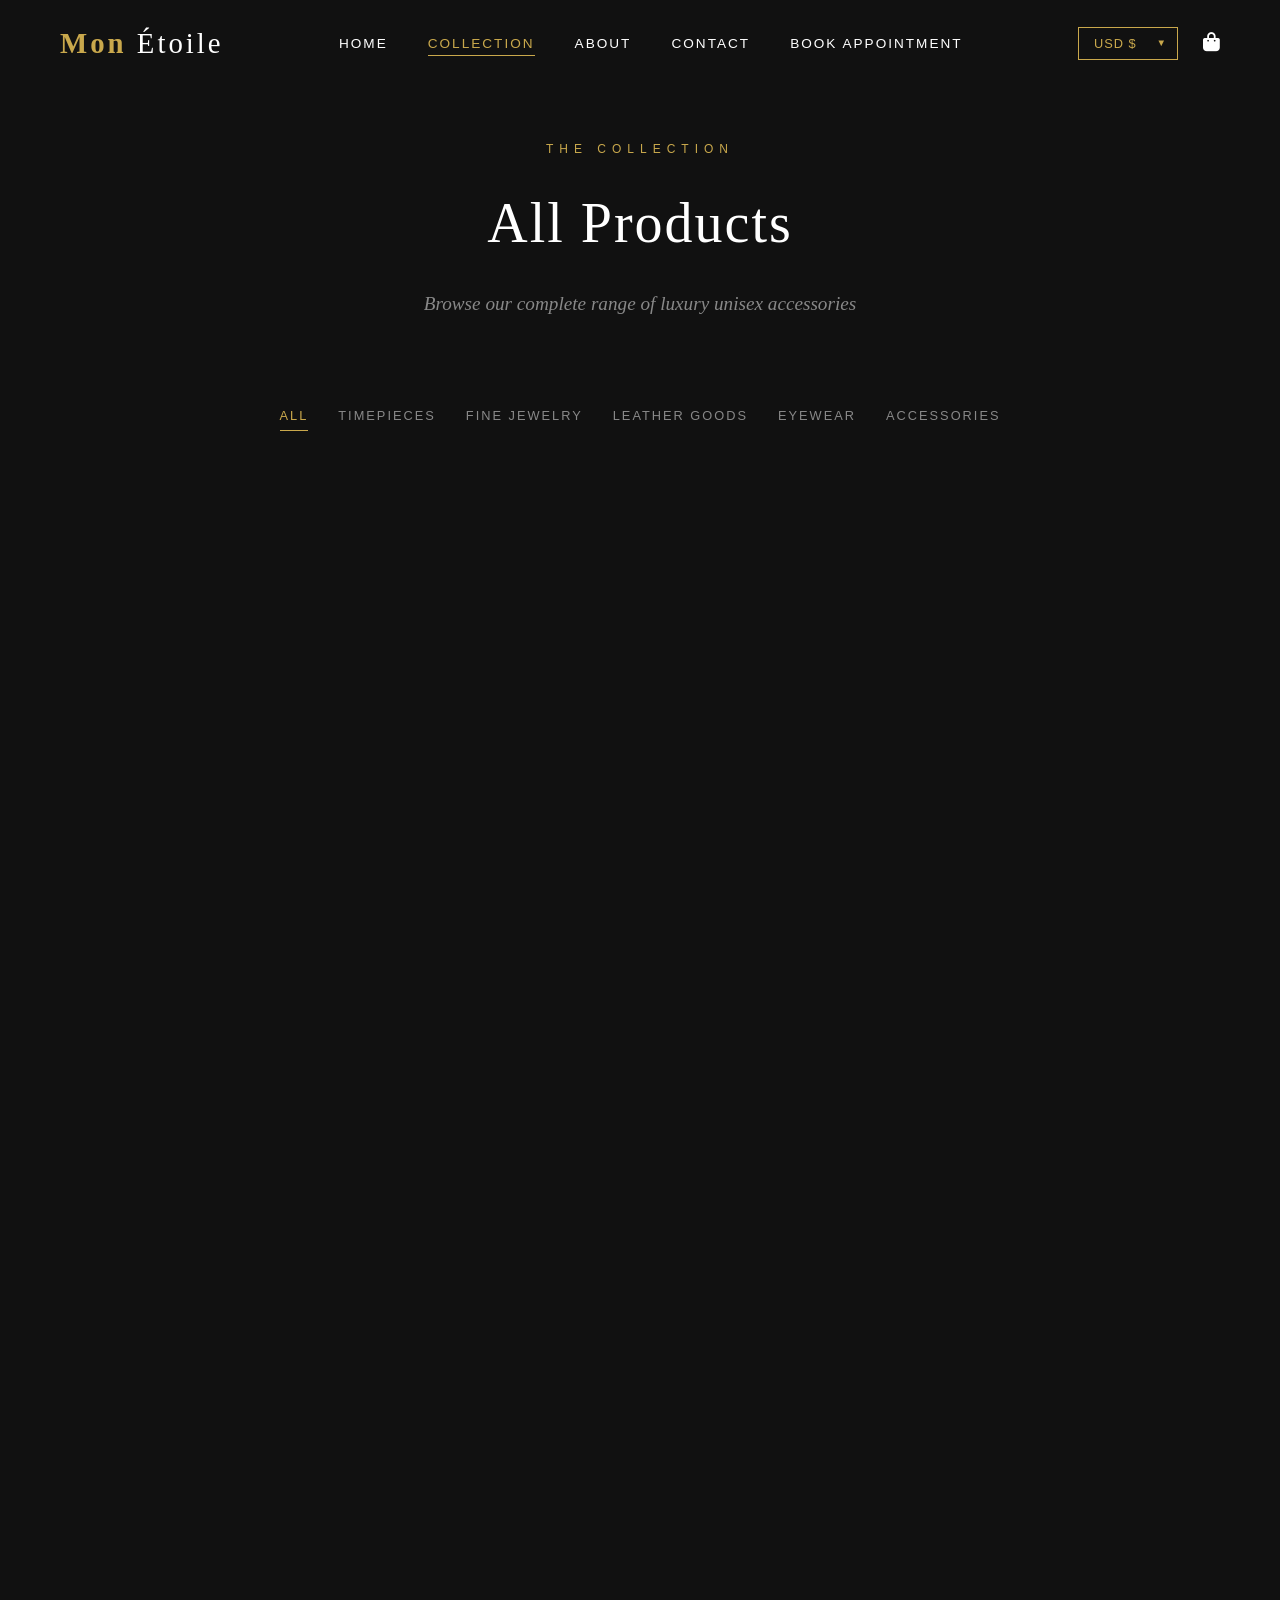
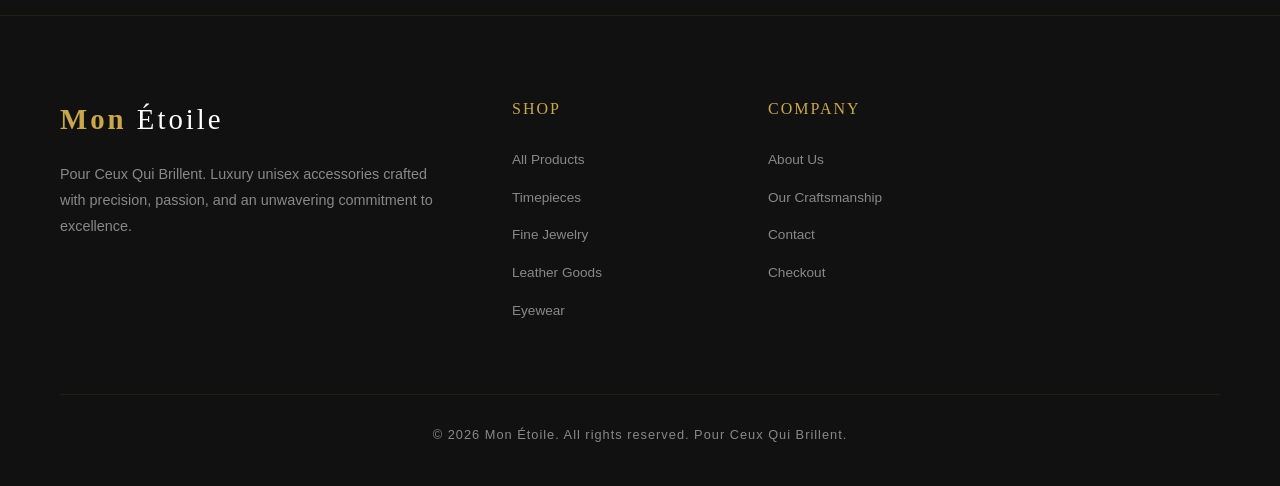
<file: products.html>
<!DOCTYPE html>
<html lang="en">
<head>
  <meta charset="UTF-8">
  <meta name="viewport" content="width=device-width, initial-scale=1.0">
  <title>Collection | Mon Étoile</title>
  <meta name="description" content="Explore the complete Mon Étoile collection of luxury unisex accessories.">
  <link rel="stylesheet" href="styles.css">
  <link rel="stylesheet" href="https://cdnjs.cloudflare.com/ajax/libs/font-awesome/6.5.1/css/all.min.css">
</head>
<body>

  <!-- Navigation -->
  <nav class="navbar">
    <a href="index.html" class="logo">Mon <span>Étoile</span></a>

    <ul class="nav-links">
      <li><a href="index.html">Home</a></li>
      <li><a href="products.html" class="active">Collection</a></li>
      <li><a href="about.html">About</a></li>
      <li><a href="contact.html">Contact</a></li>
      <li><a href="booking.html">Book Appointment</a></li>
    </ul>

    <div class="nav-actions">
      <div class="currency-selector">
        <select id="currencySelect">
          <option value="USD">USD $</option>
          <option value="EUR">EUR €</option>
          <option value="GBP">GBP £</option>
          <option value="NGN">NGN ₦</option>
          <option value="CNY">CNY ¥</option>
          <option value="JPY">JPY ¥</option>
          <option value="CAD">CAD C$</option>
          <option value="AUD">AUD A$</option>
          <option value="CHF">CHF Fr</option>
          <option value="AED">AED د.إ</option>
          <option value="INR">INR ₹</option>
          <option value="ZAR">ZAR R</option>
          <option value="SGD">SGD S$</option>
          <option value="KRW">KRW ₩</option>
          <option value="BRL">BRL R$</option>
        </select>
      </div>
      <div class="cart-icon" id="cartToggle">
        <i class="fas fa-shopping-bag"></i>
        <span class="cart-count" id="cartCount" style="display:none;">0</span>
      </div>
      <button class="mobile-menu-btn"><i class="fas fa-bars"></i></button>
    </div>
  </nav>

  <!-- Products Section -->
  <section class="section products-section" style="padding-top: 140px;">
    <div class="section-header fade-in">
      <p class="section-label">The Collection</p>
      <h2 class="section-title">All Products</h2>
      <p class="section-subtitle">Browse our complete range of luxury unisex accessories</p>
    </div>

    <div class="products-filter fade-in">
      <button class="filter-btn active" data-filter="all">All</button>
      <button class="filter-btn" data-filter="watches">Timepieces</button>
      <button class="filter-btn" data-filter="jewelry">Fine Jewelry</button>
      <button class="filter-btn" data-filter="bags">Leather Goods</button>
      <button class="filter-btn" data-filter="eyewear">Eyewear</button>
      <button class="filter-btn" data-filter="accessories">Accessories</button>
    </div>

    <div class="products-grid">
      <!-- Watches -->
      <div class="product-card fade-in" data-category="watches">
        <div class="product-img-wrapper">
          <img src="images/watch001.jpg" alt="The Diamond-Dial Dress Watch" class="product-img">
          <span class="product-badge">New</span>
          <div class="product-actions">
            <button class="product-action-btn" onclick="quickAddToCart(this)" data-id="watch-001" data-name="The Diamond-Dial Dress Watch" data-price="14000" data-image="images/watch001.jpg"><i class="fas fa-shopping-bag"></i></button>
           
          </div>
        </div>
        <div class="product-info">
          <p class="product-category">Timepieces</p>
          <h3 class="product-name">The Diamond-Dial Dress Watch</h3>
          <p class="product-price" data-price-usd="14000">$14000.00</p>
        </div>
      </div>

      <div class="product-card fade-in" data-category="watches">
        <div class="product-img-wrapper">
          <img src="images/watch002.jpg" alt="The Modern Panda Chronograph" class="product-img">
          <div class="product-actions">
            <button class="product-action-btn" onclick="quickAddToCart(this)" data-id="watch-002" data-name="The Modern Panda Chronograph" data-price="500" data-image="images/watch002.jpg"><i class="fas fa-shopping-bag"></i></button
          </div>
        </div>
        <div class="product-info">
          <p class="product-category">Timepieces</p>
          <h3 class="product-name">The Modern Panda Chronograph</h3>
          <p class="product-price" data-price-usd="500">$500.00</p>
        </div>
      </div>

      <div class="product-card fade-in" data-category="watches">
        <div class="product-img-wrapper">
          <img src="images/watch003.jpg" alt="The Open-Heart Mechanical Statement" class="product-img">
          <span class="product-badge">Limited</span>
          <div class="product-actions">
            <button class="product-action-btn" onclick="quickAddToCart(this)" data-id="watch-003" data-name="The Open-Heart Mechanical Statement" data-price="400" data-image="images/watch003.jpg"><i class="fas fa-shopping-bag"></i></button>
          </div>
        </div>
        <div class="product-info">
          <p class="product-category">Timepieces</p>
          <h3 class="product-name">The Open-Heart Mechanical Statement</h3>
          <p class="product-price" data-price-usd="400">$400.00</p>
        </div>
      </div>

      <div class="product-card fade-in" data-category="watches">
        <div class="product-img-wrapper">
          <img src="images/watch004.jpg" alt="The Two-Tone Luxury Classic" class="product-img">
          <div class="product-actions">
            <button class="product-action-btn" onclick="quickAddToCart(this)" data-id="watch-004" data-name="The Two-Tone Luxury Classic" data-price="10000" data-image="images/watch004.jpg"><i class="fas fa-shopping-bag"></i></button>
          </div>
        </div>
        <div class="product-info">
          <p class="product-category">Timepieces</p>
          <h3 class="product-name">The Two-Tone Luxury Classic</h3>
          <p class="product-price" data-price-usd="10000">$10,000.00</p>
        </div>
      </div>

      <!-- Jewelry -->
      <div class="product-card fade-in" data-category="jewelry">
        <div class="product-img-wrapper">
          <img src="images/necklace001.jpg" alt="The Chunky Polished Paperclip Link" class="product-img">
          <div class="product-actions">
            <button class="product-action-btn" onclick="quickAddToCart(this)" data-id="jewelry-001" data-name="The Chunky Polished Paperclip Link" data-price="1000" data-image="images/necklace001.jpg"><i class="fas fa-shopping-bag"></i></button>
          </div>
        </div>
        <div class="product-info">
          <p class="product-category">Fine Jewelry</p>
          <h3 class="product-name">The Chunky Polished Paperclip Link</h3>
          <p class="product-price" data-price-usd="1000">$1,000.00</p>
        </div>
      </div>

      <div class="product-card fade-in" data-category="jewelry">
        <div class="product-img-wrapper">
          <img src="images/necklace002.jpg" alt="The Delicate Gold Solitaire Drop" class="product-img">
          <span class="product-badge">New</span>
          <div class="product-actions">
            <button class="product-action-btn" onclick="quickAddToCart(this)" data-id="acc-002" data-name="The Delicate Gold Solitaire Drop" data-price="500" data-image="images/necklace002.jpg"><i class="fas fa-shopping-bag"></i></button>

          </div>
        </div>
        <div class="product-info">
          <p class="product-category">Fine Jewelry</p>
          <h3 class="product-name">The Delicate Gold Solitaire Drop</h3>
          <p class="product-price" data-price-usd="500">$500.00</p>
        </div>
      </div>

      <div class="product-card fade-in" data-category="jewelry">
        <div class="product-img-wrapper">
          <img src="images/necklace004.jpg" alt="The Statement Emerald-Cut Crystal Collar" class="product-img">
          <div class="product-actions">
            <button class="product-action-btn" onclick="quickAddToCart(this)" data-id="jewelry-003" data-name="The Statement Emerald-Cut Crystal Collar" data-price="500" data-image="images/necklace004.jpg"><i class="fas fa-shopping-bag"></i></button>
          </div>
        </div>
        <div class="product-info">
          <p class="product-category">Fine Jewelry</p>
          <h3 class="product-name">The Statement Emerald-Cut Crystal Collar</h3>
          <p class="product-price" data-price-usd="500">$500.00</p>
        </div>
      </div>

      <div class="product-card fade-in" data-category="jewelry">
        <div class="product-img-wrapper">
          <img src="images/necklace003.jpg" alt="The Layered Golden Medallion Set" class="product-img">
          <span class="product-badge">New</span>
          <div class="product-actions">
            <button class="product-action-btn" onclick="quickAddToCart(this)" data-id="jewelry-004" data-name="The Layered Golden Medallion Set" data-price="200" data-image="images/necklace003.jpg"><i class="fas fa-shopping-bag"></i></button>
          </div>
        </div>
        <div class="product-info">
          <p class="product-category">Fine Jewelry</p>
          <h3 class="product-name">The Layered Golden Medallion Set</h3>
          <p class="product-price" data-price-usd="200">$200.00</p>
        </div>
      </div>

      <!-- Bags -->
      <div class="product-card fade-in" data-category="bags">
        <div class="product-img-wrapper">
          <img src="images/bag001.jpg" alt="The Turquoise Minimalist Satchel" class="product-img">
          <span class="product-badge">Best Seller</span>
          <div class="product-actions">
            <button class="product-action-btn" onclick="quickAddToCart(this)" data-id="bag-001" data-name="The Turquoise Minimalist Satchel" data-price="20000" data-image="images/bag001.jpg"><i class="fas fa-shopping-bag"></i></button>
          </div>
        </div>
        <div class="product-info">
          <p class="product-category">Leather Goods</p>
          <h3 class="product-name">The Turquoise Minimalist Satchel</h3>
          <p class="product-price" data-price-usd="20000">$20,000.00</p>
        </div>
      </div>

      <div class="product-card fade-in" data-category="bags">
        <div class="product-img-wrapper">
          <img src="images/bag002.jpg" alt="The Quilted Crimson Envelope Bag" class="product-img">
          <div class="product-actions">
            <button class="product-action-btn" onclick="quickAddToCart(this)" data-id="bag-002" data-name="The Quilted Crimson Envelope Bag" data-price="1000" data-image="images/bag002.jpg"><i class="fas fa-shopping-bag"></i></button>
          </div>
        </div>
        <div class="product-info">
          <p class="product-category">Leather Goods</p>
          <h3 class="product-name">The Quilted Crimson Envelope Bag</h3>
          <p class="product-price" data-price-usd="1000">$1,000.00</p>
        </div>
      </div>

      <div class="product-card fade-in" data-category="bags">
        <div class="product-img-wrapper">
          <img src="images/bag003.jpg" alt="The Metallic Dual-Tone Shoulder Bag" class="product-img">
          <span class="product-badge">New</span>
          <div class="product-actions">
            <button class="product-action-btn" onclick="quickAddToCart(this)" data-id="bag-003" data-name="The Metallic Dual-Tone Shoulder Bag" data-price="2000" data-image="images/bag003.jpg"><i class="fas fa-shopping-bag"></i></button>
          </div>
        </div>
        <div class="product-info">
          <p class="product-category">Leather Goods</p>
          <h3 class="product-name">The Metallic Dual-Tone Shoulder Bag</h3>
          <p class="product-price" data-price-usd="2000">$2,000.00</p>
        </div>
      </div>

      <div class="product-card fade-in" data-category="bags">
        <div class="product-img-wrapper">
          <img src="images/bag004.jpg" alt="The Heritage Leather Work Satchel" class="product-img">
          <div class="product-actions">
            <button class="product-action-btn" onclick="quickAddToCart(this)" data-id="bag-004" data-name="The Heritage Leather Work Satchel" data-price="1000" data-image="images/bag004.jpg"><i class="fas fa-shopping-bag"></i></button>
          </div>
        </div>
        <div class="product-info">
          <p class="product-category">Leather Goods</p>
          <h3 class="product-name">The Heritage Leather Work Satchel</h3>
          <p class="product-price" data-price-usd="1000">$1,000.00</p>
        </div>
      </div>

      <!-- Eyewear -->
      <div class="product-card fade-in" data-category="eyewear">
        <div class="product-img-wrapper">
          <img src="images/glass001.jpg" alt="The Luxury Gold Aviator Frames" class="product-img">
          <div class="product-actions">
            <button class="product-action-btn" onclick="quickAddToCart(this)" data-id="eyewear-001" data-name="The Luxury Gold Aviator Frames" data-price="400" data-image="images/glass001.jpg"><i class="fas fa-shopping-bag"></i></button>
          </div>
        </div>
        <div class="product-info">
          <p class="product-category">Eyewear</p>
          <h3 class="product-name">The Luxury Gold Aviator Frames</h3>
          <p class="product-price" data-price-usd="400">$400.00</p>
        </div>
      </div>

      <div class="product-card fade-in" data-category="eyewear">
        <div class="product-img-wrapper">
          <img src="images/glass002.jpg" alt="The Iconic Black Wayfarers" class="product-img">
          <span class="product-badge">New</span>
          <div class="product-actions">
            <button class="product-action-btn" onclick="quickAddToCart(this)" data-id="eyewear-002" data-name="The Iconic Black Wayfarers" data-price="150" data-image="images/glass002.jpg"><i class="fas fa-shopping-bag"></i></button>

          </div>
        </div>
        <div class="product-info">
          <p class="product-category">Eyewear</p>
          <h3 class="product-name">The Iconic Black Wayfarers</h3>
          <p class="product-price" data-price-usd="150">$150.00</p>
        </div>
      </div>

      <div class="product-card fade-in" data-category="eyewear">
        <div class="product-img-wrapper">
          <img src="images/glass003.jpg" alt="The Geometric Gradient Navigator" class="product-img">
          <div class="product-actions">
            <button class="product-action-btn" onclick="quickAddToCart(this)" data-id="eyewear-003" data-name="The Geometric Gradient Navigator" data-price="1000" data-image="images/glass003.jpg"><i class="fas fa-shopping-bag"></i></button>

          </div>
        </div>
        <div class="product-info">
          <p class="product-category">Eyewear</p>
          <h3 class="product-name">The Geometric Gradient Navigator</h3>
          <p class="product-price" data-price-usd="1000">$1,000.00</p>
        </div>
      </div>

      <div class="product-card fade-in" data-category="eyewear">
        <div class="product-img-wrapper">
          <img src="images/glass004.jpg" alt="The Beaded Rose Gold Butterfly Frames" class="product-img">
          <span class="product-badge">Limited</span>
          <div class="product-actions">
            <button class="product-action-btn" onclick="quickAddToCart(this)" data-id="eyewear-004" data-name="The Beaded Rose Gold Butterfly Frames" data-price="500" data-image="images/glass004.jpg"><i class="fas fa-shopping-bag"></i></button>

          </div>
        </div>
        <div class="product-info">
          <p class="product-category">Eyewear</p>
          <h3 class="product-name">The Beaded Rose Gold Butterfly Frames</h3>
          <p class="product-price" data-price-usd="500">$500.00</p>
        </div>
      </div>

      <!-- Accessories -->
      <div class="product-card fade-in" data-category="accessories">
        <div class="product-img-wrapper">
          <img src="images/ring002.jpg" alt="The Art Deco Crossover Diamond Band" class="product-img">
          <div class="product-actions">
            <button class="product-action-btn" onclick="quickAddToCart(this)" data-id="acc-001" data-name="The Art Deco Crossover Diamond Band" data-price="2500" data-image="images/ring002.jpg"><i class="fas fa-shopping-bag"></i></button>
        
          </div>
        </div>
        <div class="product-info">
          <p class="product-category">Accessories</p>
          <h3 class="product-name">The Art Deco Crossover Diamond Band</h3>
          <p class="product-price" data-price-usd="2500">$2,500.00</p>
        </div>
      </div>

      <div class="product-card fade-in" data-category="accessories">
        <div class="product-img-wrapper">
          <img src="images/ring001.jpg" alt="The Radiant Pink Sapphire Halo Ring" class="product-img">
          <span class="product-badge">Limited</span>
          <div class="product-actions">
            <button class="product-action-btn" onclick="quickAddToCart(this)" data-id="jewelry-002" data-name="The Radiant Pink Sapphire Halo Ring" data-price="2000" data-image="images/ring001.jpg"><i class="fas fa-shopping-bag"></i></button>
          </div>
        </div>
        <div class="product-info">
          <p class="product-category">Accessories</p>
          <h3 class="product-name">The Radiant Pink Sapphire Halo Ring</h3>
          <p class="product-price" data-price-usd="2000">$2,000.00</p>
        </div>
      </div>

      <div class="product-card fade-in" data-category="accessories">
        <div class="product-img-wrapper">
          <img src="images/ring003.jpg" alt="The Double-Halo Emerald-Cut Classic" class="product-img">
          <div class="product-actions">
            <button class="product-action-btn" onclick="quickAddToCart(this)" data-id="acc-003" data-name="The Double-Halo Emerald-Cut Classic" data-price="8000" data-image="images/ring003.jpg"><i class="fas fa-shopping-bag"></i></button>

          </div>
        </div>
        <div class="product-info">
          <p class="product-category">Accessories</p>
          <h3 class="product-name">The Double-Halo Emerald-Cut Classic</h3>
          <p class="product-price" data-price-usd="8000">$8,000.00</p>
        </div>
      </div>

      <div class="product-card fade-in" data-category="accessories">
        <div class="product-img-wrapper">
          <img src="images/ring004.jpg" alt="The Minimalist Solid Gold Bands" class="product-img">
          <div class="product-actions">
            <button class="product-action-btn" onclick="quickAddToCart(this)" data-id="acc-004" data-name="The Minimalist Solid Gold Bands" data-price="500" data-image="images/ring004.jpg"><i class="fas fa-shopping-bag"></i></button>
         
          </div>
        </div>
        <div class="product-info">
          <p class="product-category">Accessories</p>
          <h3 class="product-name">The Minimalist Solid Gold Bands</h3>
          <p class="product-price" data-price-usd="500">$500.00</p>
        </div>
      </div>
    </div>
  </section>

  <!-- Footer -->
<footer class="footer">
  <div class="footer-grid">

    <div class="footer-brand">
      <a href="index.html" class="logo">Mon <span>Étoile</span></a>
      <p>Pour Ceux Qui Brillent. Luxury unisex accessories crafted with precision, passion, and an unwavering commitment to excellence.</p>
    </div>

    <div class="footer-column">
      <h4>Shop</h4>
      <ul>
        <li><a href="products.html">All Products</a></li>
        <li><a href="products.html">Timepieces</a></li>
        <li><a href="products.html">Fine Jewelry</a></li>
        <li><a href="products.html">Leather Goods</a></li>
        <li><a href="products.html">Eyewear</a></li>
      </ul>
    </div>

    <div class="footer-column">
      <h4>Company</h4>
      <ul>
        <li><a href="about.html">About Us</a></li>
        <li><a href="about.html">Our Craftsmanship</a></li>
        <li><a href="contact.html">Contact</a></li>
        <li><a href="booking.html">Checkout</a></li>
      </ul>
    </div>

  </div> <!-- Close .footer-grid -->

  <div class="footer-bottom">
    <p>&copy; 2026 Mon Étoile. All rights reserved. Pour Ceux Qui Brillent.</p>
  </div>

</footer>

  <!-- Cart Sidebar -->
  <div class="cart-overlay" id="cartOverlay"></div>
  <div class="cart-sidebar" id="cartSidebar">
    <div class="cart-header">
      <h3>Your Cart</h3>
      <button class="cart-close" id="cartClose">×</button>
    </div>
    <div class="cart-items" id="cartItems">
      <div class="cart-empty">
        <p>Your cart is empty</p>
        <a href="products.html" class="btn btn-outline" style="margin-top: 20px;">Continue Shopping</a>
      </div>
    </div>
    <div class="cart-footer">
      <div class="cart-total">
        <span>Total</span>
        <span id="cartTotal">$0.00</span>
      </div>
      <a href="booking.html" class="btn btn-primary" style="width: 100%; text-align: center;">Proceed to Checkout</a>
    </div>
  </div>

  <!-- Currency Modal -->
  <div class="currency-modal" id="currencyModal">
    <div class="currency-modal-content">
      <button class="currency-modal-close" id="currencyModalClose">×</button>
      <h3>Select Currency</h3>
      <div class="currency-options">
        <div class="currency-option" data-currency="USD">
          <div class="currency-code">USD</div>
          <div class="currency-name">US Dollar</div>
        </div>
        <div class="currency-option" data-currency="EUR">
          <div class="currency-code">EUR</div>
          <div class="currency-name">Euro</div>
        </div>
        <div class="currency-option" data-currency="GBP">
          <div class="currency-code">GBP</div>
          <div class="currency-name">British Pound</div>
        </div>
        <div class="currency-option" data-currency="NGN">
          <div class="currency-code">NGN</div>
          <div class="currency-name">Nigerian Naira</div>
        </div>
        <div class="currency-option" data-currency="CNY">
          <div class="currency-code">CNY</div>
          <div class="currency-name">Chinese Yuan</div>
        </div>
        <div class="currency-option" data-currency="JPY">
          <div class="currency-code">JPY</div>
          <div class="currency-name">Japanese Yen</div>
        </div>
        <div class="currency-option" data-currency="CAD">
          <div class="currency-code">CAD</div>
          <div class="currency-name">Canadian Dollar</div>
        </div>
        <div class="currency-option" data-currency="AUD">
          <div class="currency-code">AUD</div>
          <div class="currency-name">Australian Dollar</div>
        </div>
        <div class="currency-option" data-currency="CHF">
          <div class="currency-code">CHF</div>
          <div class="currency-name">Swiss Franc</div>
        </div>
        <div class="currency-option" data-currency="AED">
          <div class="currency-code">AED</div>
          <div class="currency-name">UAE Dirham</div>
        </div>
        <div class="currency-option" data-currency="INR">
          <div class="currency-code">INR</div>
          <div class="currency-name">Indian Rupee</div>
        </div>
        <div class="currency-option" data-currency="ZAR">
          <div class="currency-code">ZAR</div>
          <div class="currency-name">South African Rand</div>
        </div>
        <div class="currency-option" data-currency="SGD">
          <div class="currency-code">SGD</div>
          <div class="currency-name">Singapore Dollar</div>
        </div>
        <div class="currency-option" data-currency="KRW">
          <div class="currency-code">KRW</div>
          <div class="currency-name">South Korean Won</div>
        </div>
        <div class="currency-option" data-currency="BRL">
          <div class="currency-code">BRL</div>
          <div class="currency-name">Brazilian Real</div>
        </div>
      </div>
    </div>
  </div>

  <script src="script.js"></script>
</body>
</html>
</file>
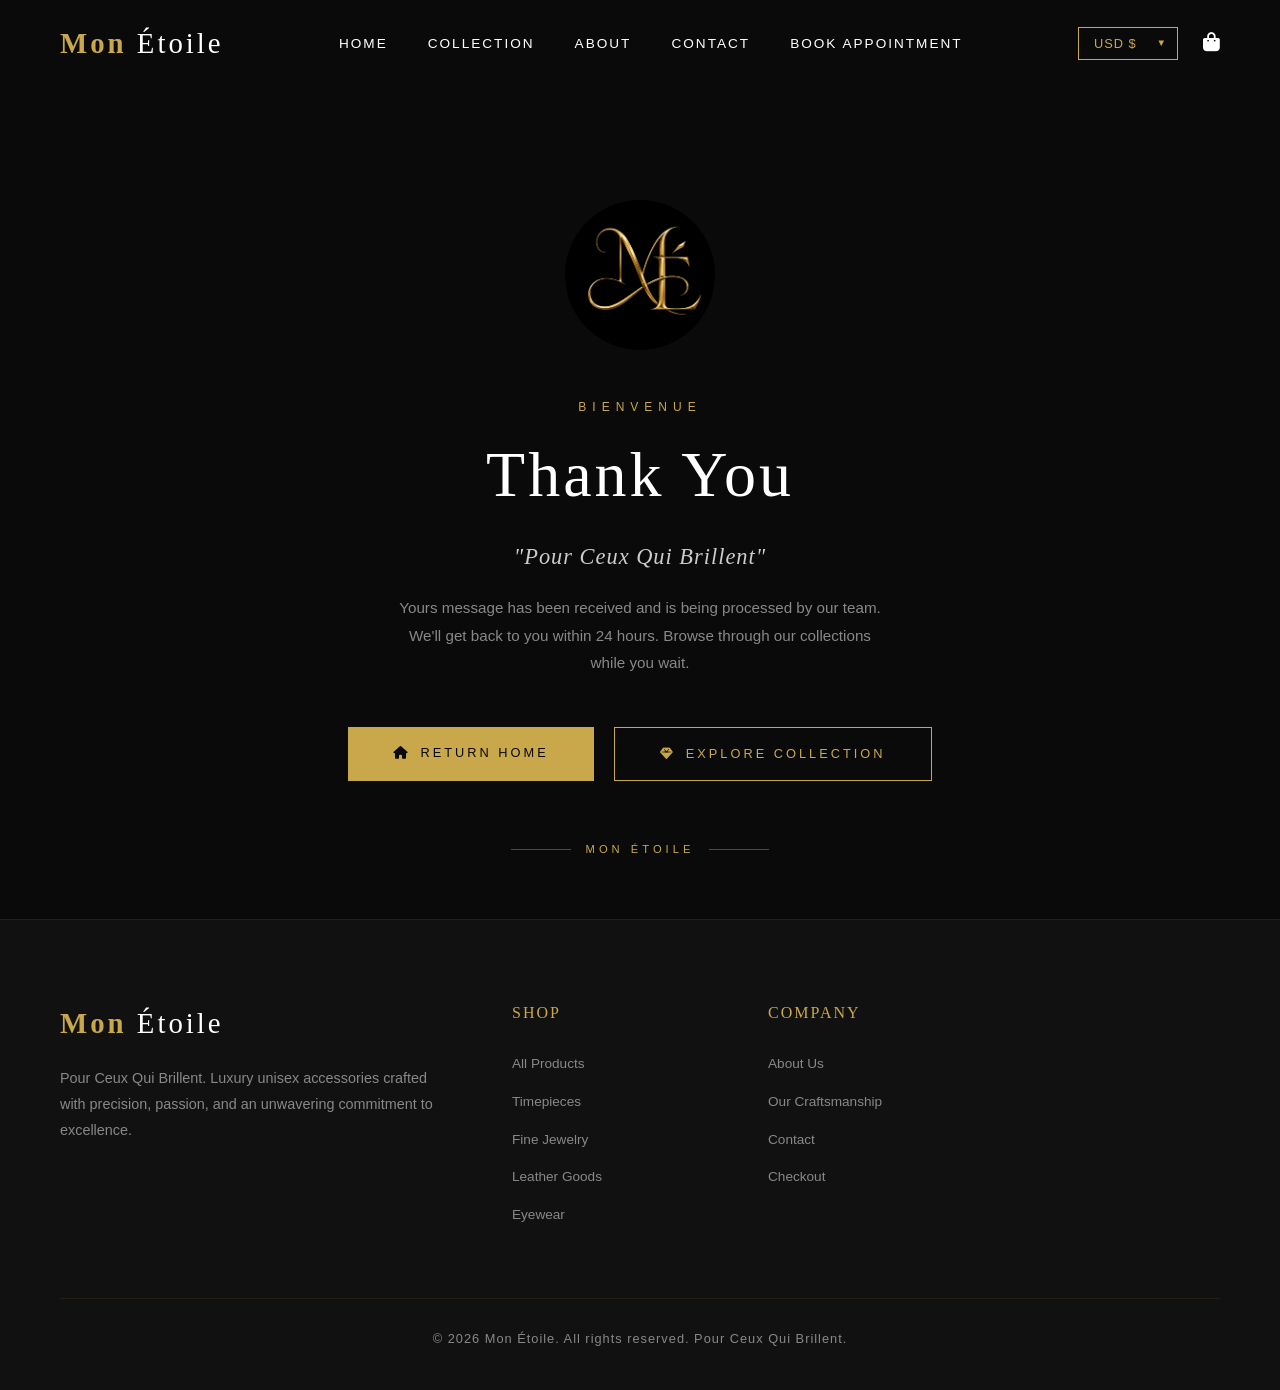
<file: thank.html>
<!DOCTYPE html>
<html lang="en">
<head>
  <meta charset="UTF-8">
  <meta name="viewport" content="width=device-width, initial-scale=1.0">
  <title>Thank You | Mon Étoile</title>
  <meta name="description" content="Thank you for joining the Mon Étoile Inner Circle.">
  <link rel="stylesheet" href="styles.css">
  <link rel="stylesheet" href="https://cdnjs.cloudflare.com/ajax/libs/font-awesome/6.5.1/css/all.min.css">

  <style>
    /* Thank You Page Styles */
    .thank-you-section {
      padding-top: 140px;
      min-height: 100vh;
      display: flex;
      align-items: center;
      justify-content: center;
    }
    .thank-you-container {
      text-align: center;
      max-width: 700px;
      padding: 60px 40px;
    }
    .thank-you-logo-wrap {
      margin-bottom: 40px;
    }
    .thank-you-logo {
      width: 150px;
      height: 150px;
      border-radius: 50%;
      object-fit: contain;
      display: inline-block;
    }
    .thank-you-label {
      margin-bottom: 20px;
    }
    .thank-you-title {
      font-size: clamp(2.5rem, 6vw, 4rem);
      font-weight: 300;
      letter-spacing: 3px;
      margin-bottom: 25px;
      line-height: 1.2;
    }
    .thank-you-quote {
      font-family: 'Cormorant Garamond', serif;
      font-size: clamp(1.1rem, 2.5vw, 1.4rem);
      font-style: italic;
      color: var(--gray-light);
      margin-bottom: 20px;
      letter-spacing: 1px;
    }
    .thank-you-message {
      color: var(--gray);
      font-size: 0.95rem;
      line-height: 1.8;
      margin-bottom: 50px;
      max-width: 500px;
      margin-left: auto;
      margin-right: auto;
    }
    .thank-you-buttons {
      display: flex;
      gap: 20px;
      justify-content: center;
      flex-wrap: wrap;
    }
    .thank-you-btn-icon {
      margin-right: 10px;
    }
    .thank-you-decor {
      margin-top: 60px;
      display: flex;
      align-items: center;
      justify-content: center;
      gap: 15px;
    }
    .thank-you-decor-line {
      width: 60px;
      height: 1px;
      background: var(--gold);
      opacity: 0.4;
    }
    .thank-you-decor-text {
      color: var(--gold);
      font-size: 0.7rem;
      letter-spacing: 4px;
      text-transform: uppercase;
    }
    .cart-count-hidden {
      display: none;
    }
    .cart-continue-btn {
      margin-top: 20px;
    }
    .checkout-btn-full {
      width: 100%;
      text-align: center;
    }
  </style>

</head>
<body>

  <!-- Navigation -->
  <nav class="navbar">
    <a href="index.html" class="logo">Mon <span>Étoile</span></a>

    <ul class="nav-links">
      <li><a href="index.html">Home</a></li>
      <li><a href="products.html">Collection</a></li>
      <li><a href="about.html">About</a></li>
      <li><a href="contact.html">Contact</a></li>
      <li><a href="booking.html">Book Appointment</a></li>
    </ul>

    <div class="nav-actions">
      <div class="currency-selector">
        <select id="currencySelect">
          <option value="USD">USD $</option>
          <option value="EUR">EUR €</option>
          <option value="GBP">GBP £</option>
          <option value="NGN">NGN ₦</option>
          <option value="CNY">CNY ¥</option>
          <option value="JPY">JPY ¥</option>
          <option value="CAD">CAD C$</option>
          <option value="AUD">AUD A$</option>
          <option value="CHF">CHF Fr</option>
          <option value="AED">AED د.إ</option>
          <option value="INR">INR ₹</option>
          <option value="ZAR">ZAR R</option>
          <option value="SGD">SGD S$</option>
          <option value="KRW">KRW ₩</option>
          <option value="BRL">BRL R$</option>
        </select>
      </div>
      <div class="cart-icon" id="cartToggle">
        <i class="fas fa-shopping-bag"></i>
        <span class="cart-count cart-count-hidden" id="cartCount">0</span>
      </div>
      <button class="mobile-menu-btn"><i class="fas fa-bars"></i></button>
    </div>
  </nav>

  <!-- Thank You Section -->
  <section class="thank-you-section">
    <div class="thank-you-container fade-in">

      <!-- Gold Star Icon -->
<div class="thank-you-logo-wrap">
  <img
    src="images/logo.png"
    alt="Mon Étoile Logo"
    class="thank-you-logo">
</div>

      <p class="section-label thank-you-label">Bienvenue</p>
      <h1 class="thank-you-title">
        Thank You
      </h1>
      <p class="thank-you-quote">
        "Pour Ceux Qui Brillent"
      </p>
      <p class="thank-you-message">
        Yours message has been received and is being processed by our team. We'll get back to you within 24 hours. Browse through our collections while you wait.
      </p>

      <div class="thank-you-buttons">
        <a href="index.html" class="btn btn-primary">
          <i class="fas fa-home thank-you-btn-icon"></i>Return Home
        </a>
        <a href="products.html" class="btn btn-outline">
          <i class="fas fa-gem thank-you-btn-icon"></i>Explore Collection
        </a>
      </div>

      <!-- Decorative Line -->
      <div class="thank-you-decor">
        <span class="thank-you-decor-line"></span>
        <span class="thank-you-decor-text">Mon Étoile</span>
        <span class="thank-you-decor-line"></span>
      </div>
    </div>
  </section>

  <!-- Footer -->
<footer class="footer">
  <div class="footer-grid">

    <div class="footer-brand">
      <a href="index.html" class="logo">Mon <span>Étoile</span></a>
      <p>Pour Ceux Qui Brillent. Luxury unisex accessories crafted with precision, passion, and an unwavering commitment to excellence.</p>
    </div>

    <div class="footer-column">
      <h4>Shop</h4>
      <ul>
        <li><a href="products.html">All Products</a></li>
        <li><a href="products.html">Timepieces</a></li>
        <li><a href="products.html">Fine Jewelry</a></li>
        <li><a href="products.html">Leather Goods</a></li>
        <li><a href="products.html">Eyewear</a></li>
      </ul>
    </div>

    <div class="footer-column">
      <h4>Company</h4>
      <ul>
        <li><a href="about.html">About Us</a></li>
        <li><a href="about.html">Our Craftsmanship</a></li>
        <li><a href="contact.html">Contact</a></li>
        <li><a href="booking.html">Checkout</a></li>
      </ul>
    </div>

  </div> <!-- Close .footer-grid -->

  <div class="footer-bottom">
    <p>&copy; 2026 Mon Étoile. All rights reserved. Pour Ceux Qui Brillent.</p>
  </div>

</footer>

  <!-- Cart Sidebar -->
  <div class="cart-overlay" id="cartOverlay"></div>
  <div class="cart-sidebar" id="cartSidebar">
    <div class="cart-header">
      <h3>Your Cart</h3>
      <button class="cart-close" id="cartClose">×</button>
    </div>
    <div class="cart-items" id="cartItems">
      <div class="cart-empty">
        <p>Your cart is empty</p>
        <a href="products.html" class="btn btn-outline cart-continue-btn">Continue Shopping</a>
      </div>
    </div>
    <div class="cart-footer">
      <div class="cart-total">
        <span>Total</span>
        <span id="cartTotal">$0.00</span>
      </div>
      <a href="booking.html" class="btn btn-primary checkout-btn-full">Proceed to Checkout</a>
    </div>
  </div>

  <!-- Currency Modal -->
  <div class="currency-modal" id="currencyModal">
    <div class="currency-modal-content">
      <button class="currency-modal-close" id="currencyModalClose">×</button>
      <h3>Select Currency</h3>
      <div class="currency-options">
        <div class="currency-option" data-currency="USD">
          <div class="currency-code">USD</div>
          <div class="currency-name">US Dollar</div>
        </div>
        <div class="currency-option" data-currency="EUR">
          <div class="currency-code">EUR</div>
          <div class="currency-name">Euro</div>
        </div>
        <div class="currency-option" data-currency="GBP">
          <div class="currency-code">GBP</div>
          <div class="currency-name">British Pound</div>
        </div>
        <div class="currency-option" data-currency="NGN">
          <div class="currency-code">NGN</div>
          <div class="currency-name">Nigerian Naira</div>
        </div>
        <div class="currency-option" data-currency="CNY">
          <div class="currency-code">CNY</div>
          <div class="currency-name">Chinese Yuan</div>
        </div>
        <div class="currency-option" data-currency="JPY">
          <div class="currency-code">JPY</div>
          <div class="currency-name">Japanese Yen</div>
        </div>
        <div class="currency-option" data-currency="CAD">
          <div class="currency-code">CAD</div>
          <div class="currency-name">Canadian Dollar</div>
        </div>
        <div class="currency-option" data-currency="AUD">
          <div class="currency-code">AUD</div>
          <div class="currency-name">Australian Dollar</div>
        </div>
        <div class="currency-option" data-currency="CHF">
          <div class="currency-code">CHF</div>
          <div class="currency-name">Swiss Franc</div>
        </div>
        <div class="currency-option" data-currency="AED">
          <div class="currency-code">AED</div>
          <div class="currency-name">UAE Dirham</div>
        </div>
        <div class="currency-option" data-currency="INR">
          <div class="currency-code">INR</div>
          <div class="currency-name">Indian Rupee</div>
        </div>
        <div class="currency-option" data-currency="ZAR">
          <div class="currency-code">ZAR</div>
          <div class="currency-name">South African Rand</div>
        </div>
        <div class="currency-option" data-currency="SGD">
          <div class="currency-code">SGD</div>
          <div class="currency-name">Singapore Dollar</div>
        </div>
        <div class="currency-option" data-currency="KRW">
          <div class="currency-code">KRW</div>
          <div class="currency-name">South Korean Won</div>
        </div>
        <div class="currency-option" data-currency="BRL">
          <div class="currency-code">BRL</div>
          <div class="currency-name">Brazilian Real</div>
        </div>
      </div>
    </div>
  </div>

  <script src="script.js"></script>
</body>
</html>
</file>
<file: styles.css>
/* ============================================
   MON ÉTOILE - Luxury Unisex Accessories
   Brand: Black & Gold
   ============================================ */
   
*,
*::before,
*::after{
    box-sizing:border-box;
    min-width:0;
}

img{
    max-width:100%;
    height:auto;
}

section,
main,
div{
    max-width:100%;
}

@import url('https://fonts.googleapis.com/css2?family=Cormorant+Garamond:ital,wght@0,300;0,400;0,500;0,600;0,700;1,300;1,400&family=Montserrat:wght@200;300;400;500;600;700&display=swap');

:root {
  --gold: #C9A84C;
  --gold-light: #E5C97A;
  --gold-dark: #9A7B2C;
  --black: #0A0A0A;
  --black-soft: #111111;
  --black-medium: #1A1A1A;
  --black-light: #222222;
  --white: #FFFFFF;
  --cream: #F5F0E8;
  --gray: #888888;
  --gray-light: #CCCCCC;
  --transition: all 0.4s cubic-bezier(0.25, 0.46, 0.45, 0.94);
}

* {
  margin: 0;
  padding: 0;
  box-sizing: border-box;
}

html {
  scroll-behavior: smooth;
}

body {
  font-family: 'Montserrat', sans-serif;
  background-color: var(--black);
  color: var(--white);
  overflow-x: hidden;
  line-height: 1.6;
}

h1, h2, h3, h4, h5, h6 {
  font-family: 'Cormorant Garamond', serif;
  font-weight: 400;
  letter-spacing: 1px;
}

a {
  text-decoration: none;
  color: inherit;
  transition: var(--transition);
}

img {
  max-width: 100%;
  display: block;
}

/* ============================================
   NAVIGATION
   ============================================ */
.navbar {
  position: fixed;
  top: 0;
  left: 0;
  width: 100%;
  z-index: 1000;
  padding: 20px 60px;
  display: flex;
  justify-content: space-between;
  align-items: center;
  transition: var(--transition);
  background: transparent;
}

.navbar.scrolled {
  background: rgba(10, 10, 10, 0.95);
  backdrop-filter: blur(20px);
  padding: 15px 60px;
  box-shadow: 0 2px 30px rgba(201, 168, 76, 0.1);
}

.logo {
  font-family: 'Cormorant Garamond', serif;
  font-size: 1.8rem;
  font-weight: 600;
  color: var(--gold);
  letter-spacing: 3px;
}

.logo span {
  color: var(--white);
  font-weight: 300;
}

.nav-links {
  display: flex;
  list-style: none;
  gap: 40px;
  align-items: center;
}

.nav-links a {
  font-size: 0.85rem;
  font-weight: 400;
  letter-spacing: 2px;
  text-transform: uppercase;
  position: relative;
  padding: 5px 0;
}

.nav-links a::after {
  content: '';
  position: absolute;
  bottom: 0;
  left: 0;
  width: 0;
  height: 1px;
  background: var(--gold);
  transition: var(--transition);
}

.nav-links a:hover::after,
.nav-links a.active::after {
  width: 100%;
}

.nav-links a:hover,
.nav-links a.active {
  color: var(--gold);
}

.nav-actions {
  display: flex;
  align-items: center;
  gap: 25px;
}

.currency-selector {
  position: relative;
}

.currency-selector select {
  background: transparent;
  border: 1px solid var(--gold);
  color: var(--gold);
  padding: 8px 30px 8px 15px;
  font-family: 'Montserrat', sans-serif;
  font-size: 0.8rem;
  letter-spacing: 1px;
  cursor: pointer;
  appearance: none;
  border-radius: 0;
  outline: none;
}

.currency-selector::after {
  content: '▼';
  position: absolute;
  right: 12px;
  top: 50%;
  transform: translateY(-50%);
  color: var(--gold);
  font-size: 0.6rem;
  pointer-events: none;
}

.cart-icon {
  position: relative;
  cursor: pointer;
  font-size: 1.2rem;
}

.cart-count {
  position: absolute;
  top: -8px;
  right: -8px;
  background: var(--gold);
  color: var(--black);
  font-size: 0.65rem;
  font-weight: 700;
  width: 18px;
  height: 18px;
  border-radius: 50%;
  display: flex;
  align-items: center;
  justify-content: center;
}

.mobile-menu-btn {
  display: none;
  background: none;
  border: none;
  color: var(--gold);
  font-size: 1.5rem;
  cursor: pointer;
}

/* ============================================
   HERO SECTION
   ============================================ */
.hero {
  height: 100vh;
  display: flex;
  align-items: center;
  justify-content: center;
  text-align: center;
  position: relative;
  overflow: hidden;
}

.hero-bg {
  position: absolute;
  inset: 0;
  background:
    linear-gradient(
      to bottom,
      rgba(0, 0, 0, 0.45) 0%,
      rgba(0, 0, 0, 0.60) 35%,
      rgba(0, 0, 0, 0.80) 70%,
      rgba(0, 0, 0, 0.95) 100%
    ),
    url("images/hero-bg.jpg") center center/cover no-repeat;
}

.hero-bg::before {
  content: '';
  position: absolute;
  top: -50%;
  left: -50%;
  width: 200%;
  height: 200%;
  background: radial-gradient(circle at 30% 50%, rgba(201, 168, 76, 0.08) 0%, transparent 50%),
              radial-gradient(circle at 70% 80%, rgba(201, 168, 76, 0.05) 0%, transparent 40%);
  animation: float 20s ease-in-out infinite;
}

@keyframes float {
  0%, 100% { transform: translate(0, 0) rotate(0deg); }
  33% { transform: translate(30px, -30px) rotate(1deg); }
  66% { transform: translate(-20px, 20px) rotate(-1deg); }
}

.hero-content {
  position: relative;
  z-index: 3;
  max-width: 900px;
  padding: 0 20px;
}

.hero-subtitle {
  font-family: 'Montserrat', sans-serif;
  font-size: 0.85rem;
  font-weight: 300;
  letter-spacing: 8px;
  text-transform: uppercase;
  color: var(--gold);
  margin-bottom: 30px;
  opacity: 0;
  animation: fadeInUp 1s ease forwards 0.5s;
}

.hero-title {
  font-size: clamp(3rem, 8vw, 6rem);
  font-weight: 300;
  letter-spacing: 5px;
  margin-bottom: 20px;
  line-height: 1.1;
  opacity: 0;
  animation: fadeInUp 1s ease forwards 0.8s;
}

.hero-title .gold-text {
  color: var(--gold);
  font-style: italic;
}

.hero-tagline {
  font-family: 'Cormorant Garamond', serif;
  font-size: clamp(1.2rem, 3vw, 1.8rem);
  font-weight: 300;
  font-style: italic;
  color: var(--gray-light);
  letter-spacing: 3px;
  margin-bottom: 50px;
  opacity: 0;
  animation: fadeInUp 1s ease forwards 1.1s;
}

.hero-cta {
  display: flex;
  gap: 25px;
  justify-content: center;
  flex-wrap: wrap;
  opacity: 0;
  animation: fadeInUp 1s ease forwards 1.4s;
}

@keyframes fadeInUp {
  from {
    opacity: 0;
    transform: translateY(30px);
  }
  to {
    opacity: 1;
    transform: translateY(0);
  }
}

/* ============================================
   BUTTONS
   ============================================ */
.btn {
  display: inline-block;
  padding: 16px 45px;
  font-family: 'Montserrat', sans-serif;
  font-size: 0.8rem;
  font-weight: 500;
  letter-spacing: 3px;
  text-transform: uppercase;
  cursor: pointer;
  transition: var(--transition);
  border: none;
  position: relative;
  overflow: hidden;
}

.btn-primary {
  background: var(--gold);
  color: var(--black);
}

.btn-primary:hover {
  background: var(--gold-light);
  transform: translateY(-2px);
  box-shadow: 0 10px 40px rgba(201, 168, 76, 0.3);
}

.btn-outline {
  background: transparent;
  color: var(--gold);
  border: 1px solid var(--gold);
}

.btn-outline:hover {
  background: var(--gold);
  color: var(--black);
}

.btn-black {
  background: var(--black);
  color: var(--gold);
  border: 1px solid var(--gold);
}

.btn-black:hover {
  background: var(--gold);
  color: var(--black);
}

/* ============================================
   SECTIONS
   ============================================ */
.section {
  padding: 120px 60px;
  position: relative;
}

.section-header {
  text-align: center;
  margin-bottom: 80px;
}

.section-label {
  font-family: 'Montserrat', sans-serif;
  font-size: 0.75rem;
  font-weight: 400;
  letter-spacing: 6px;
  text-transform: uppercase;
  color: var(--gold);
  margin-bottom: 20px;
}

.section-title {
  font-size: clamp(2rem, 5vw, 3.5rem);
  font-weight: 300;
  letter-spacing: 2px;
  margin-bottom: 20px;
}

.section-subtitle {
  font-family: 'Cormorant Garamond', serif;
  font-size: 1.2rem;
  font-style: italic;
  color: var(--gray);
  max-width: 600px;
  margin: 0 auto;
}

/* ============================================
   FEATURED COLLECTION
   ============================================ */
.collection-grid {
  display: grid;
  grid-template-columns:repeat(auto-fit,minmax(min(300px,100%),1fr));
  gap: 30px;
  max-width: 1400px;
  margin: 0 auto;
}

.collection-card {
  position: relative;
  overflow: hidden;
  cursor: pointer;
  background: var(--black-soft);
  border: 1px solid rgba(201, 168, 76, 0.1);
  transition: var(--transition);
}

.collection-card:hover {
  border-color: rgba(201, 168, 76, 0.3);
  transform: translateY(-5px);
  box-shadow: 0 20px 60px rgba(0, 0, 0, 0.5);
}

.collection-card-img {
  width: 100%;
  height: 400px;
  object-fit: cover;
  transition: var(--transition);
}

.collection-card:hover .collection-card-img {
  transform: scale(1.05);
}

.collection-card-overlay {
  position: absolute;
  bottom: 0;
  left: 0;
  right: 0;
  padding: 40px 30px 30px;
  background: linear-gradient(transparent, rgba(10, 10, 10, 0.95));
}

.collection-card-title {
  font-size: 1.5rem;
  margin-bottom: 8px;
}

.collection-card-count {
  font-size: 0.8rem;
  color: var(--gold);
  letter-spacing: 2px;
  text-transform: uppercase;
}

/* ============================================
   PRODUCTS GRID
   ============================================ */
.products-section {
  background: var(--black-soft);
}

.products-filter {
  display: flex;
  justify-content: center;
  gap: 30px;
  margin-bottom: 60px;
  flex-wrap: wrap;
}

.filter-btn {
  background: none;
  border: none;
  color: var(--gray);
  font-family: 'Montserrat', sans-serif;
  font-size: 0.8rem;
  letter-spacing: 2px;
  text-transform: uppercase;
  cursor: pointer;
  padding: 8px 0;
  position: relative;
  transition: var(--transition);
}

.filter-btn::after {
  content: '';
  position: absolute;
  bottom: 0;
  left: 0;
  width: 0;
  height: 1px;
  background: var(--gold);
  transition: var(--transition);
}

.filter-btn:hover,
.filter-btn.active {
  color: var(--gold);
}

.filter-btn.active::after,
.filter-btn:hover::after {
  width: 100%;
}

.products-grid{
    display:grid;
    grid-template-columns:repeat(auto-fill,minmax(min(320px,100%),1fr));
    gap: 40px;
  max-width: 1400px;
  margin: 0 auto;
}
  

.product-card {
  background: var(--black);
  border: 1px solid rgba(201, 168, 76, 0.08);
  overflow: hidden;
  transition: var(--transition);
  position: relative;
}

.product-card:hover {
  border-color: rgba(201, 168, 76, 0.3);
  transform: translateY(-8px);
  box-shadow: 0 25px 50px rgba(0, 0, 0, 0.4);
}

.product-img-wrapper {
  position: relative;
  overflow: hidden;
  height: 380px;
}

.product-img {
  width: 100%;
  height: 100%;
  object-fit: cover;
  transition: var(--transition);
}

.product-card:hover .product-img {
  transform: scale(1.08);
}

.product-badge {
  position: absolute;
  top: 20px;
  left: 20px;
  background: var(--gold);
  color: var(--black);
  padding: 5px 15px;
  font-size: 0.7rem;
  font-weight: 600;
  letter-spacing: 2px;
  text-transform: uppercase;
}

.product-actions {
  position: absolute;
  bottom: -60px;
  left: 0;
  right: 0;
  display: flex;
  justify-content: center;
  gap: 15px;
  padding: 20px;
  background: linear-gradient(transparent, rgba(10, 10, 10, 0.9));
  transition: var(--transition);
}

.product-card:hover .product-actions {
  bottom: 0;
}

.product-action-btn {
  width: 45px;
  height: 45px;
  border-radius: 50%;
  border: 1px solid var(--gold);
  background: rgba(10, 10, 10, 0.8);
  color: var(--gold);
  display: flex;
  align-items: center;
  justify-content: center;
  cursor: pointer;
  transition: var(--transition);
  font-size: 1rem;
}

.product-action-btn:hover {
  background: var(--gold);
  color: var(--black);
}

.product-info {
  padding: 25px 30px 30px;
}

.product-category {
  font-size: 0.7rem;
  color: var(--gold);
  letter-spacing: 3px;
  text-transform: uppercase;
  margin-bottom: 10px;
}

.product-name {
  font-size: 1.3rem;
  margin-bottom: 12px;
  font-weight: 400;
}

.product-price {
  font-family: 'Montserrat', sans-serif;
  font-size: 1.1rem;
  font-weight: 500;
  color: var(--gold);
  letter-spacing: 1px;
}

.product-price .original {
  text-decoration: line-through;
  color: var(--gray);
  margin-left: 10px;
  font-size: 0.9rem;
}

/* ============================================
   PRODUCT DETAIL
   ============================================ */
.product-detail {
  padding-top: 120px;
  min-height: 100vh;
}

.product-detail-grid {
  display: grid;
  grid-template-columns: 1fr 1fr;
  gap: 80px;
  max-width: 1400px;
  margin: 0 auto;
  padding: 60px;
  align-items: start;
}

.product-gallery {
  position: sticky;
  top: 120px;
}

.product-main-img {
  width: 100%;
  height: 600px;
  object-fit: cover;
  border: 1px solid rgba(201, 168, 76, 0.15);
}

.product-thumbs {
  display: flex;
  gap: 15px;
  margin-top: 20px;
}

.product-thumb {
  width: 80px;
  height: 80px;
  object-fit: cover;
  border: 2px solid transparent;
  cursor: pointer;
  transition: var(--transition);
}

.product-thumb:hover,
.product-thumb.active {
  border-color: var(--gold);
}

.product-detail-info {
  padding-top: 20px;
}

.product-detail-category {
  font-size: 0.75rem;
  color: var(--gold);
  letter-spacing: 4px;
  text-transform: uppercase;
  margin-bottom: 15px;
}

.product-detail-name {
  font-size: 2.5rem;
  margin-bottom: 20px;
  line-height: 1.2;
}

.product-detail-price {
  font-family: 'Montserrat', sans-serif;
  font-size: 1.8rem;
  color: var(--gold);
  font-weight: 500;
  margin-bottom: 30px;
  letter-spacing: 1px;
}

.product-detail-desc {
  color: var(--gray-light);
  font-size: 0.95rem;
  line-height: 1.8;
  margin-bottom: 40px;
}

.product-features {
  margin-bottom: 40px;
}

.product-features h4 {
  font-size: 1rem;
  margin-bottom: 15px;
  color: var(--gold);
  letter-spacing: 2px;
  text-transform: uppercase;
}

.product-features ul {
  list-style: none;
  padding: 0;
}

.product-features li {
  padding: 8px 0;
  color: var(--gray-light);
  font-size: 0.9rem;
  position: relative;
  padding-left: 25px;
}

.product-features li::before {
  content: '✦';
  position: absolute;
  left: 0;
  color: var(--gold);
}

.product-quantity {
  display: flex;
  align-items: center;
  gap: 20px;
  margin-bottom: 40px;
}

.quantity-label {
  font-size: 0.8rem;
  letter-spacing: 2px;
  text-transform: uppercase;
  color: var(--gray);
}

.quantity-controls {
  display: flex;
  align-items: center;
  border: 1px solid rgba(201, 168, 76, 0.3);
}

.quantity-btn {
  width: 45px;
  height: 45px;
  background: none;
  border: none;
  color: var(--gold);
  font-size: 1.2rem;
  cursor: pointer;
  transition: var(--transition);
}

.quantity-btn:hover {
  background: rgba(201, 168, 76, 0.1);
}

.quantity-input {
  width: 60px;
  height: 45px;
  background: none;
  border: none;
  color: var(--white);
  text-align: center;
  font-family: 'Montserrat', sans-serif;
  font-size: 1rem;
  outline: none;
}

.product-detail-actions {
  display: flex;
  gap: 20px;
  flex-wrap: wrap;
}

/* ============================================
   BOOKING SECTION
   ============================================ */
.booking-section {
  padding-top: 120px;
  min-height: 100vh;
}

.booking-container {
  max-width: 1000px;
  margin: 0 auto;
  padding: 60px;
}

.booking-form {
  background: var(--black-soft);
  border: 1px solid rgba(201, 168, 76, 0.15);
  padding: 60px;
}

.form-group {
  margin-bottom: 35px;
}

.form-label {
  display: block;
  font-size: 0.75rem;
  letter-spacing: 3px;
  text-transform: uppercase;
  color: var(--gold);
  margin-bottom: 12px;
}

.form-input,
.form-select,
.form-textarea {
  width: 100%;
  background: var(--black);
  border: 1px solid rgba(201, 168, 76, 0.2);
  color: var(--white);
  padding: 16px 20px;
  font-family: 'Montserrat', sans-serif;
  font-size: 0.9rem;
  outline: none;
  transition: var(--transition);
}

.form-input:focus,
.form-select:focus,
.form-textarea:focus {
  border-color: var(--gold);
  box-shadow: 0 0 20px rgba(201, 168, 76, 0.1);
}

.form-textarea {
  min-height: 150px;
  resize: vertical;
}

.form-row {
  display: grid;
  grid-template-columns: 1fr 1fr;
  gap: 30px;
}

.booking-summary {
  background: var(--black);
  border: 1px solid rgba(201, 168, 76, 0.15);
  padding: 40px;
  margin-top: 40px;
}

.booking-summary h3 {
  font-size: 1.3rem;
  margin-bottom: 25px;
  color: var(--gold);
}

.summary-row {
  display: flex;
  justify-content: space-between;
  padding: 12px 0;
  border-bottom: 1px solid rgba(201, 168, 76, 0.1);
  font-size: 0.9rem;
}

.summary-row.total {
  border-bottom: none;
  font-weight: 600;
  font-size: 1.1rem;
  color: var(--gold);
  margin-top: 10px;
  padding-top: 20px;
  border-top: 2px solid var(--gold);
}

/* ============================================
   ABOUT SECTION
   ============================================ */
.about-grid {
  display: grid;
  grid-template-columns: 1fr 1fr;
  gap: 80px;
  max-width: 1400px;
  margin: 0 auto;
  align-items: center;
}

.about-img {
  width: 100%;
  height: 600px;
  object-fit: cover;
  border: 1px solid rgba(201, 168, 76, 0.15);
}

.about-content h2 {
  font-size: 2.5rem;
  margin-bottom: 30px;
}

.about-content p {
  color: var(--gray-light);
  font-size: 0.95rem;
  line-height: 1.9;
  margin-bottom: 20px;
}

.about-stats {
  display: grid;
  grid-template-columns: repeat(3, 1fr);
  gap: 30px;
  margin-top: 50px;
}

.stat-item {
  text-align: center;
  padding: 25px;
  border: 1px solid rgba(201, 168, 76, 0.1);
}

.stat-number {
  font-family: 'Cormorant Garamond', serif;
  font-size: 2.5rem;
  color: var(--gold);
  font-weight: 600;
}

.stat-label {
  font-size: 0.7rem;
  letter-spacing: 2px;
  text-transform: uppercase;
  color: var(--gray);
  margin-top: 5px;
}

/* ============================================
   CONTACT SECTION
   ============================================ */
.contact-grid {
  display: grid;
  grid-template-columns: 1fr 1fr;
  gap: 80px;
  max-width: 1400px;
  margin: 0 auto;
}

.contact-info h3 {
  font-size: 1.5rem;
  margin-bottom: 30px;
  color: var(--gold);
}

.contact-item {
  display: flex;
  align-items: flex-start;
  gap: 20px;
  margin-bottom: 30px;
}

.contact-icon {
  width: 50px;
  height: 50px;
  border: 1px solid var(--gold);
  display: flex;
  align-items: center;
  justify-content: center;
  color: var(--gold);
  font-size: 1.2rem;
  flex-shrink: 0;
}

.contact-item h4 {
  font-size: 1rem;
  margin-bottom: 5px;
}

.contact-item p {
  color: var(--gray);
  font-size: 0.9rem;
}

.contact-form-wrapper {
  background: var(--black-soft);
  border: 1px solid rgba(201, 168, 76, 0.15);
  padding: 50px;
}

/* ============================================
   TESTIMONIALS
   ============================================ */
.testimonials {
  background: var(--black-soft);
}

.testimonial-grid {
  display: grid;
  grid-template-columns:repeat(auto-fit,minmax(min(300px,100%),1fr));
  gap: 40px;
  max-width: 1400px;
  margin: 0 auto;
}

.testimonial-card {
  background: var(--black);
  border: 1px solid rgba(201, 168, 76, 0.1);
  padding: 40px;
  position: relative;
}

.testimonial-card::before {
  content: '"';
  font-family: 'Cormorant Garamond', serif;
  font-size: 6rem;
  color: rgba(201, 168, 76, 0.15);
  position: absolute;
  top: 10px;
  left: 20px;
  line-height: 1;
}

.testimonial-text {
  font-family: 'Cormorant Garamond', serif;
  font-size: 1.2rem;
  font-style: italic;
  color: var(--gray-light);
  line-height: 1.7;
  margin-bottom: 30px;
  position: relative;
  z-index: 1;
}

.testimonial-author {
  display: flex;
  align-items: center;
  gap: 15px;
}

.testimonial-avatar {
  width: 50px;
  height: 50px;
  border-radius: 50%;
  object-fit: cover;
  border: 2px solid var(--gold);
}

.testimonial-name {
  font-size: 1rem;
  margin-bottom: 3px;
}

.testimonial-role {
  font-size: 0.75rem;
  color: var(--gold);
  letter-spacing: 1px;
}

/* ============================================
   NEWSLETTER
   ============================================ */
.newsletter {
  background: linear-gradient(135deg, var(--black-soft) 0%, var(--black-medium) 100%);
  text-align: center;
  padding: 100px 60px;
}

.newsletter-form {
  display: flex;
  max-width: 500px;
  margin: 40px auto 0;
  border: 1px solid rgba(201, 168, 76, 0.3);
}

.newsletter-input {
  flex: 1;
  background: transparent;
  border: none;
  color: var(--white);
  padding: 18px 25px;
  font-family: 'Montserrat', sans-serif;
  font-size: 0.9rem;
  outline: none;
}

.newsletter-input::placeholder {
  color: var(--gray);
}

.newsletter-btn {
  background: var(--gold);
  color: var(--black);
  border: none;
  padding: 0 35px;
  font-family: 'Montserrat', sans-serif;
  font-size: 0.8rem;
  font-weight: 600;
  letter-spacing: 2px;
  text-transform: uppercase;
  cursor: pointer;
  transition: var(--transition);
}

.newsletter-btn:hover {
  background: var(--gold-light);
}

/* ============================================
   FOOTER
   ============================================ */
.footer {
  background: var(--black-soft);
  border-top: 1px solid rgba(201, 168, 76, 0.1);
  padding: 80px 60px 40px;
}

.footer-grid {
  display: grid;
  grid-template-columns: 2fr 1fr 1fr 1fr;
  gap: 60px;
  max-width: 1400px;
  margin: 0 auto 60px;
}

.footer-brand .logo {
  margin-bottom: 20px;
  display: inline-block;
}

.footer-brand p {
  color: var(--gray);
  font-size: 0.9rem;
  line-height: 1.8;
  margin-bottom: 25px;
}

.footer-social {
  display: flex;
  gap: 15px;
}

.footer-social a {
  width: 40px;
  height: 40px;
  border: 1px solid rgba(201, 168, 76, 0.3);
  display: flex;
  align-items: center;
  justify-content: center;
  color: var(--gold);
  transition: var(--transition);
}

.footer-social a:hover {
  background: var(--gold);
  color: var(--black);
}

.footer-column h4 {
  font-size: 1rem;
  margin-bottom: 25px;
  color: var(--gold);
  letter-spacing: 2px;
  text-transform: uppercase;
}

.footer-column ul {
  list-style: none;
}

.footer-column li {
  margin-bottom: 12px;
}

.footer-column a {
  color: var(--gray);
  font-size: 0.85rem;
  transition: var(--transition);
}

.footer-column a:hover {
  color: var(--gold);
  padding-left: 5px;
}

.footer-bottom {
  border-top: 1px solid rgba(201, 168, 76, 0.1);
  padding-top: 30px;
  text-align: center;
  color: var(--gray);
  font-size: 0.8rem;
  letter-spacing: 1px;
}

/* ============================================
   CURRENCY CONVERTER MODAL
   ============================================ */
.currency-modal {
  position: fixed;
  top: 0;
  left: 0;
  width: 100%;
  height: 100%;
  background: rgba(0, 0, 0, 0.8);
  backdrop-filter: blur(10px);
  z-index: 2000;
  display: flex;
  align-items: center;
  justify-content: center;
  opacity: 0;
  visibility: hidden;
  transition: var(--transition);
}

.currency-modal.active {
  opacity: 1;
  visibility: visible;
}

.currency-modal-content {
  background: var(--black-soft);
  border: 1px solid rgba(201, 168, 76, 0.2);
  padding: 50px;
  max-width: 500px;
  width: 90%;
  position: relative;
  transform: translateY(30px);
  transition: var(--transition);
}

.currency-modal.active .currency-modal-content {
  transform: translateY(0);
}

.currency-modal-close {
  position: absolute;
  top: 20px;
  right: 25px;
  background: none;
  border: none;
  color: var(--gray);
  font-size: 1.5rem;
  cursor: pointer;
  transition: var(--transition);
}

.currency-modal-close:hover {
  color: var(--gold);
}

.currency-modal h3 {
  font-size: 1.5rem;
  margin-bottom: 30px;
  text-align: center;
}

.currency-options {
  display: grid;
  grid-template-columns: repeat(2, 1fr);
  gap: 15px;
}

.currency-option {
  background: var(--black);
  border: 1px solid rgba(201, 168, 76, 0.15);
  padding: 20px;
  text-align: center;
  cursor: pointer;
  transition: var(--transition);
}

.currency-option:hover,
.currency-option.active {
  border-color: var(--gold);
  background: rgba(201, 168, 76, 0.05);
}

.currency-option .currency-code {
  font-size: 1.2rem;
  font-weight: 600;
  color: var(--gold);
  margin-bottom: 5px;
}

.currency-option .currency-name {
  font-size: 0.75rem;
  color: var(--gray);
}

/* ============================================
   CART SIDEBAR
   ============================================ */
.cart-sidebar {
  position: fixed;
  top: 0;
  right: -450px;
  width: 450px;
  height: 100%;
  background: var(--black-soft);
  border-left: 1px solid rgba(201, 168, 76, 0.15);
  z-index: 2000;
  transition: var(--transition);
  display: flex;
  flex-direction: column;
}

.cart-sidebar.active {
  right: 0;
}

.cart-overlay {
  position: fixed;
  top: 0;
  left: 0;
  width: 100%;
  height: 100%;
  background: rgba(0, 0, 0, 0.6);
  z-index: 1999;
  opacity: 0;
  visibility: hidden;
  transition: var(--transition);
}

.cart-overlay.active {
  opacity: 1;
  visibility: visible;
}

.cart-header {
  padding: 30px;
  border-bottom: 1px solid rgba(201, 168, 76, 0.1);
  display: flex;
  justify-content: space-between;
  align-items: center;
}

.cart-header h3 {
  font-size: 1.3rem;
}

.cart-close {
  background: none;
  border: none;
  color: var(--gray);
  font-size: 1.5rem;
  cursor: pointer;
  transition: var(--transition);
}

.cart-close:hover {
  color: var(--gold);
}

.cart-items {
  flex: 1;
  overflow-y: auto;
  padding: 20px 30px;
}

.cart-item {
  display: flex;
  gap: 20px;
  padding: 20px 0;
  border-bottom: 1px solid rgba(201, 168, 76, 0.08);
}

.cart-item-img {
  width: 80px;
  height: 100px;
  object-fit: cover;
  border: 1px solid rgba(201, 168, 76, 0.1);
}

.cart-item-info {
  flex: 1;
}

.cart-item-name {
  font-size: 0.95rem;
  margin-bottom: 5px;
}

.cart-item-price {
  color: var(--gold);
  font-size: 0.9rem;
  font-weight: 500;
}

.cart-item-remove {
  background: none;
  border: none;
  color: var(--gray);
  cursor: pointer;
  font-size: 1.2rem;
  transition: var(--transition);
}

.cart-item-remove:hover {
  color: #ff4444;
}

.cart-footer {
  padding: 30px;
  border-top: 1px solid rgba(201, 168, 76, 0.1);
}

.cart-total {
  display: flex;
  justify-content: space-between;
  margin-bottom: 25px;
  font-size: 1.1rem;
}

.cart-total span:last-child {
  color: var(--gold);
  font-weight: 600;
}

.cart-empty {
  text-align: center;
  padding: 60px 20px;
  color: var(--gray);
}

/* ============================================
   TOAST NOTIFICATIONS
   ============================================ */
.toast-container {
  position: fixed;
  bottom: 30px;
  right: 30px;
  z-index: 3000;
  display: flex;
  flex-direction: column;
  gap: 10px;
}

.toast {
  background: var(--black-soft);
  border: 1px solid var(--gold);
  padding: 18px 30px;
  display: flex;
  align-items: center;
  gap: 15px;
  transform: translateX(120%);
  transition: transform 0.4s cubic-bezier(0.25, 0.46, 0.45, 0.94);
  min-width: 300px;
}

.toast.show {
  transform: translateX(0);
}

.toast-icon {
  color: var(--gold);
  font-size: 1.2rem;
}

.toast-message {
  font-size: 0.9rem;
}

/* ============================================
   ANIMATIONS
   ============================================ */
.fade-in {
  opacity: 0;
  transform: translateY(30px);
  transition: opacity 0.8s ease, transform 0.8s ease;
}

.fade-in.visible {
  opacity: 1;
  transform: translateY(0);
}

/* ============================================
   RESPONSIVE
   ============================================ */
@media (max-width: 1024px) {
  .section {
    padding: 80px 40px;
  }

  .navbar {
    padding: 15px 40px;
  }

  .product-detail-grid,
  .about-grid,
  .contact-grid {
    grid-template-columns: 1fr;
    gap: 50px;
  }

  .product-gallery {
    position: relative;
    top: 0;
  }

  .footer-grid {
    grid-template-columns: 1fr 1fr;
  }
}

@media (max-width: 768px) {
  .section {
    padding: 60px 20px;
  }

  .navbar {
    padding: 15px 20px;
  }

  .nav-links {
    display: none;
    position: absolute;
    top: 100%;
    left: 0;
    width: 100%;
    background: rgba(10, 10, 10, 0.98);
    flex-direction: column;
    padding: 30px;
    gap: 25px;
  }

  .nav-links.active {
    display: flex;
  }

  .mobile-menu-btn {
    display: block;
  }

  .hero-cta {
    flex-direction: column;
    align-items: center;
  }

  .btn {
    width: 100%;
    max-width: 280px;
    text-align: center;
  }

  .products-grid {
    grid-template-columns: 1fr;
  }

  .collection-grid {
    grid-template-columns: 1fr;
  }

  .form-row {
    grid-template-columns: 1fr;
  }

  .about-stats {
    grid-template-columns: 1fr;
  }

  .footer-grid {
    grid-template-columns: 1fr;
    gap: 40px;
  }

  .cart-sidebar {
    width: 100%;
    right: -100%;
  }

  .booking-form {
    padding: 30px;
  }

  .product-detail-grid {
    padding: 30px;
  }

  .currency-options {
    grid-template-columns: 1fr;
  }

  .testimonial-grid {
    grid-template-columns: 1fr;
  }
}

/* Scrollbar */
::-webkit-scrollbar {
  width: 8px;
}

::-webkit-scrollbar-track {
  background: var(--black);
}

::-webkit-scrollbar-thumb {
  background: var(--gold-dark);
  border-radius: 4px;
}

::-webkit-scrollbar-thumb:hover {
  background: var(--gold);
}

.about-stats.four{
    grid-template-columns:repeat(4,1fr);
}

@media(max-width:768px){
    .about-stats.four{
        grid-template-columns:1fr;
    }
}
</file>
